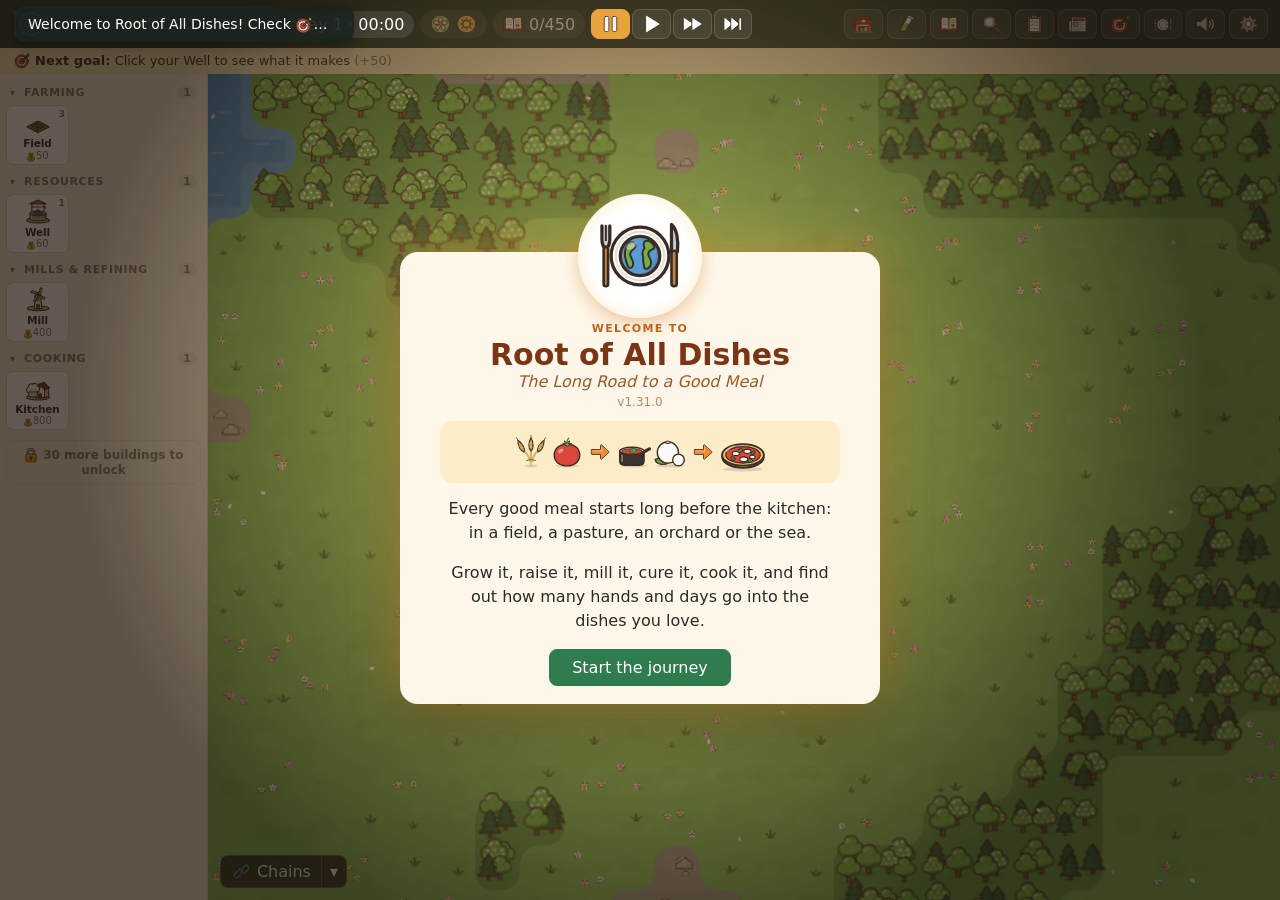
<file: index.html>
<!doctype html>
<html lang="en">
<head>
  <meta charset="utf-8">
  <meta name="viewport" content="width=device-width, initial-scale=1">
  <title>Root of All Dishes: The Long Road to a Good Meal</title>
  <link rel="stylesheet" href="css/style.css">
</head>
<body>
  <header id="topbar">
    <div class="brand" title="Root of All Dishes: The Long Road to a Good Meal"><span>Root of All Dishes</span></div>
    <div id="money" class="pill" data-action="bank">💰 0</div>
    <div id="toques" class="pill" data-action="modal" data-arg="cuisines" data-tip="Toques, the chef's hat: earned from special-request orders and cuisine targets, spent on 💡 hints for undiscovered dishes">🎩 0</div>
    <div id="clock" class="pill">Day 1</div>
    <div id="season" class="pill" title=""></div>
    <div id="dishcount" class="pill" data-action="modal" data-arg="cookbook" title="Dishes discovered (B)">📖 0</div>
    <div class="speed" title="Game speed (Space pauses)">
      <button data-action="speed" data-arg="0" title="Pause">⏸</button>
      <button data-action="speed" data-arg="1" title="Normal">▶</button>
      <button data-action="speed" data-arg="3" title="Fast">⏩</button>
      <button data-action="speed" data-arg="8" title="Very fast">⏭</button>
    </div>
    <nav>
      <button data-action="modal" data-arg="market" title="Inventory (I or M)">🛖 <span>Inventory</span></button>
      <button data-action="modal" data-arg="testkitchen" title="Test Kitchen (K)">🧪 <span>Test Kitchen</span></button>
      <button data-action="modal" data-arg="cookbook" title="Cookbook (B)">📖 <span>Cookbook</span></button>
      <button data-action="modal" data-arg="codex" title="Codex (X)">🔎 <span>Codex</span></button>
      <button data-action="modal" data-arg="orders" title="Orders (O)">📋 <span>Orders</span><i id="orders-badge" class="badge"></i></button>
      <button data-action="modal" data-arg="journal" title="Farm journal: daily reports and everything that happened (J)">📰 <span>Journal</span><i id="journal-badge" class="badge"></i></button>
      <button data-action="modal" data-arg="goals" title="Goals (G)">🎯 <span>Goals</span></button>
      <button data-action="modal" data-arg="cuisines" title="Cuisines: open new cuisines, stage by stage (P)">🍽️ <span>Cuisines</span><i id="cuisine-badge" class="badge"></i></button>
      <button id="academy-btn" data-action="modal" data-arg="academy" title="Culinary Academy (U)" hidden>🎓 <span>Academy</span></button>
      <button id="town-btn" data-action="town" title="Town: your restaurants (T)" hidden>🏙️ <span>Town</span><i id="town-badge" class="badge"></i></button>
      <button id="sound-btn" data-action="sound" data-tip="Sound on/off (N). Volume is in the ⚙️ menu.">🔊</button>
      <button data-action="modal" data-arg="menu" title="Save, load, sound, help (Esc closes windows)">⚙️</button>
    </nav>
  </header>
  <div id="goalbar" data-action="modal" data-arg="goals"></div>
  <main id="main">
    <aside id="buildbar"></aside>
    <div id="viewport">
      <canvas id="map"></canvas>
      <div id="flowctl"><button id="flows-btn" class="mapbtn" data-action="flows" title="Show the supply chains between your buildings (F)">🔗 Chains</button><button id="flowf-btn" class="mapbtn" data-action="flow-filter" data-tip="Find goods or buildings">▾<i id="flowf-n" class="badge"></i></button></div>
      <div id="flowf" hidden></div>
      <div id="hoverinfo" hidden></div>
      <div id="bpbar" hidden></div>
      <div id="touchbar" hidden></div>
    </div>
    <aside id="inspector" hidden></aside>
    <div id="townview" hidden>
      <div id="town-stage"><div id="town-map"></div><canvas id="town-weather"></canvas><div id="town-night"><div></div></div><div id="town-glow"></div><div id="town-over"></div></div>
      <aside id="town-panel"></aside>
    </div>
  </main>
  <div id="modal" hidden>
    <div id="modal-card" class="modal-card">
      <header><h2 id="modal-title"></h2><div id="modal-speed"></div><button class="x" data-action="close-modal" aria-label="Close">✕</button></header>
      <div id="modal-body"></div>
    </div>
  </div>
  <div id="toasts"></div>

  <script src="js/version.js"></script>
  <script src="js/data/core.js"></script>
  <script src="js/data/buildings.js"></script>
  <script src="js/data/raw.js"></script>
  <script src="js/data/processing.js"></script>
  <script src="js/data/dishes.js"></script>
  <script src="js/data/about.js"></script>
  <script src="js/data/reviews.js"></script>
  <script src="js/data/unlocks.js"></script>
  <script src="js/model.js"></script>
  <script src="assets/icons.js"></script>
  <script src="js/audio.js"></script>
  <script src="js/game.js"></script>
  <script src="js/render.js"></script>
  <script src="js/townmap.js"></script>
  <script src="js/ui.js"></script>
  <script src="js/cheats.js"></script>
  <script src="js/main.js"></script>
</body>
</html>
</file>
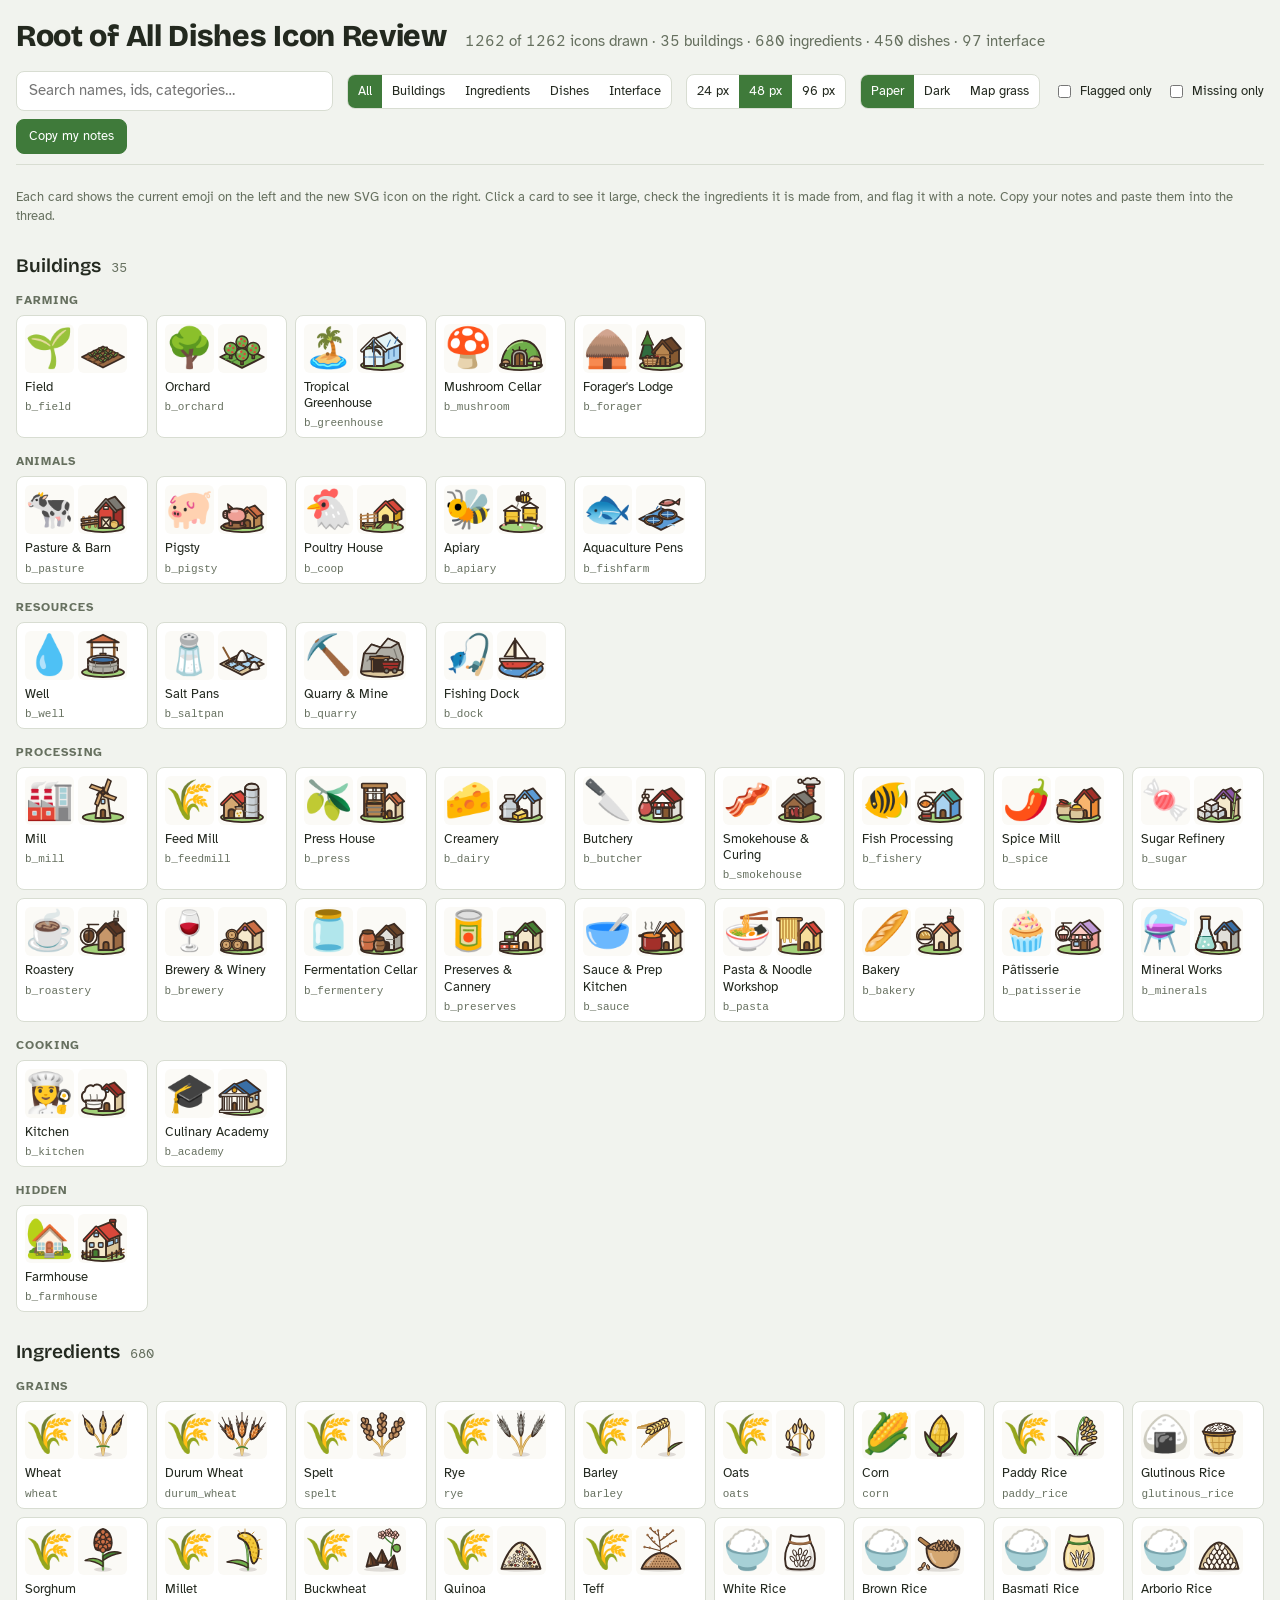
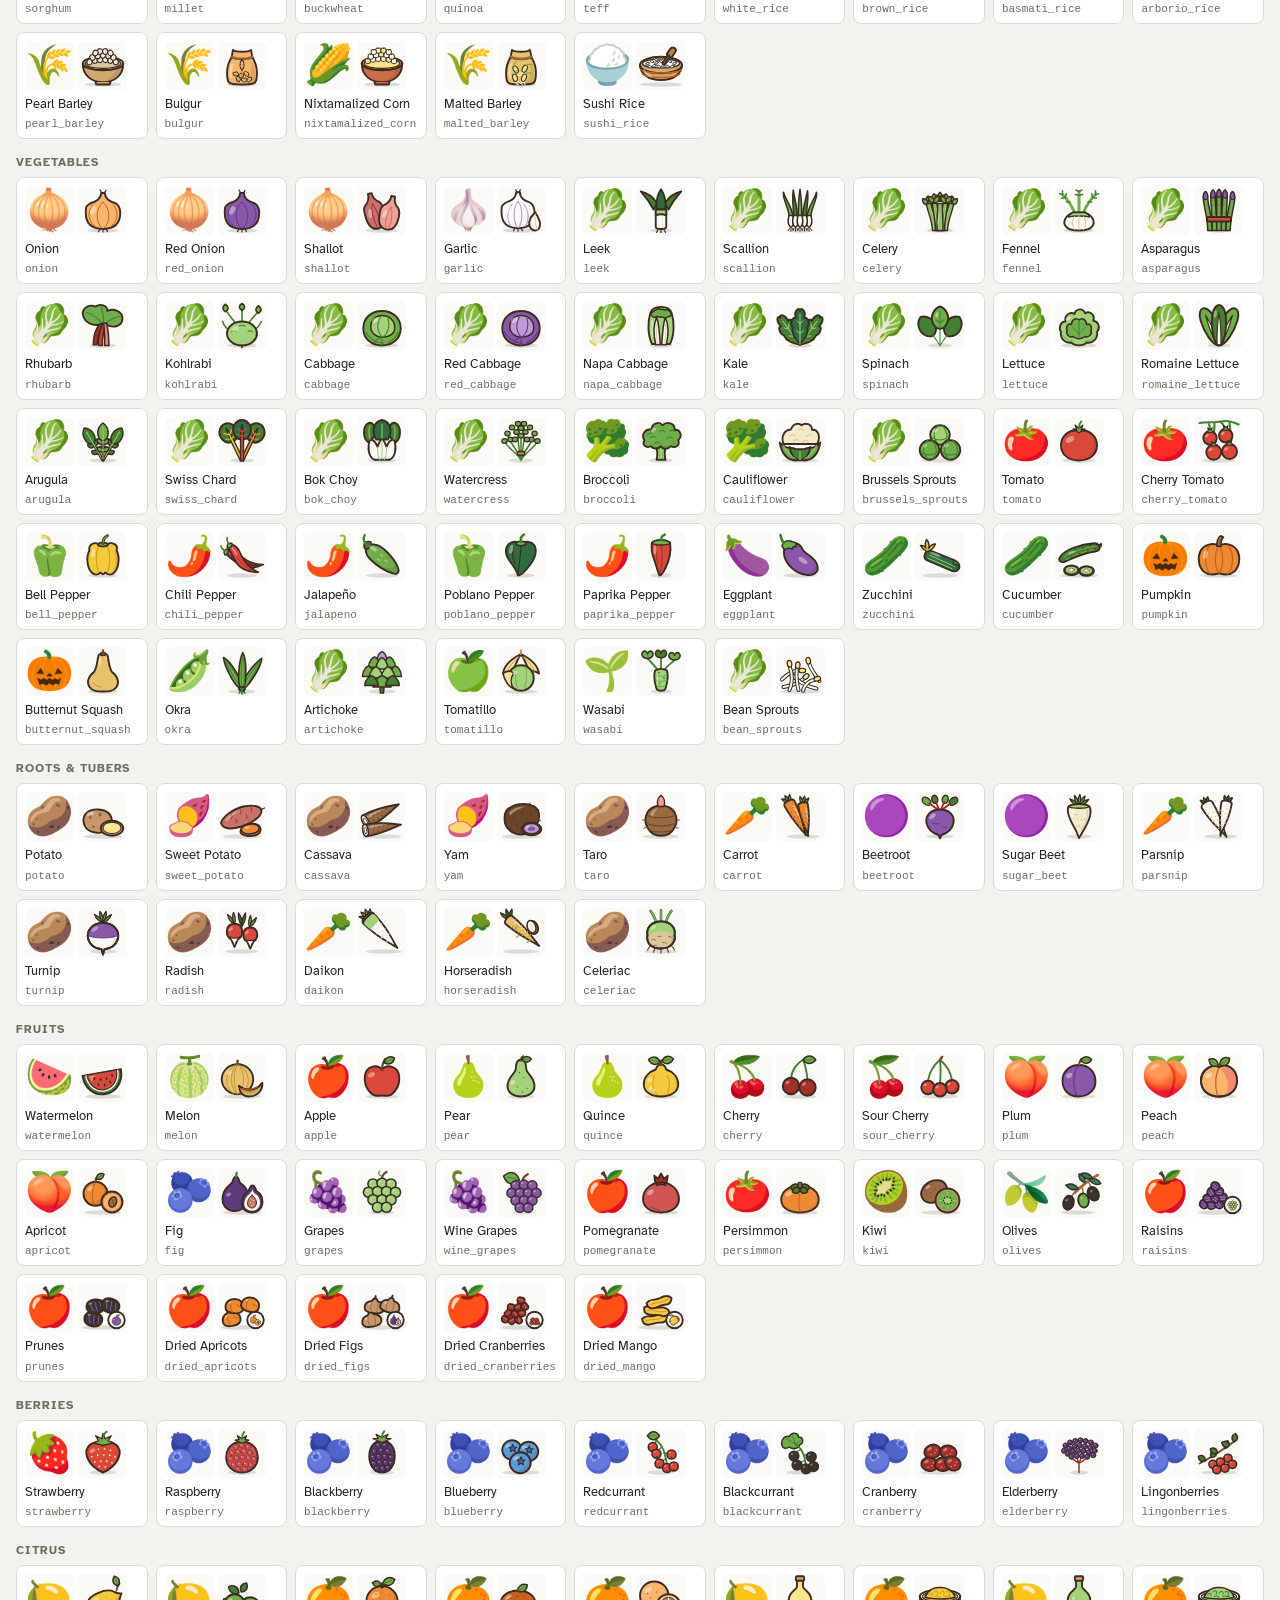
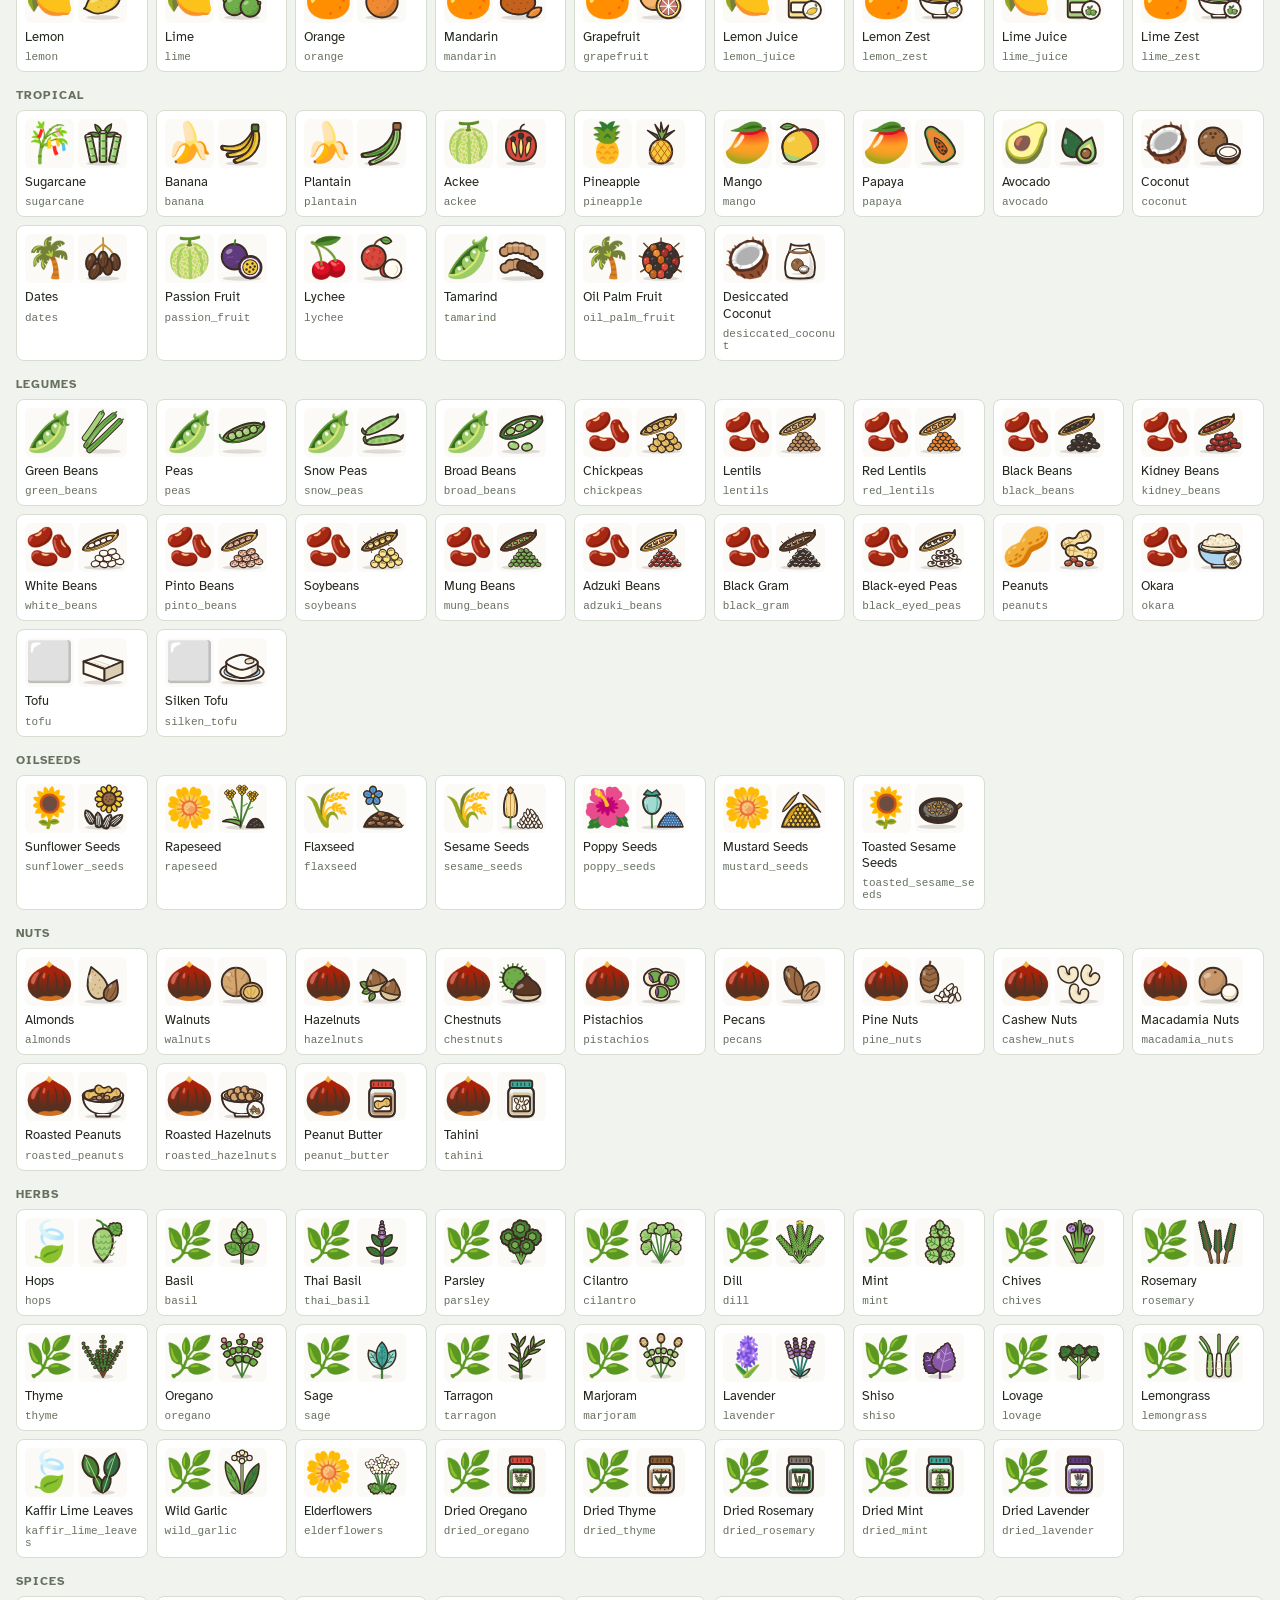
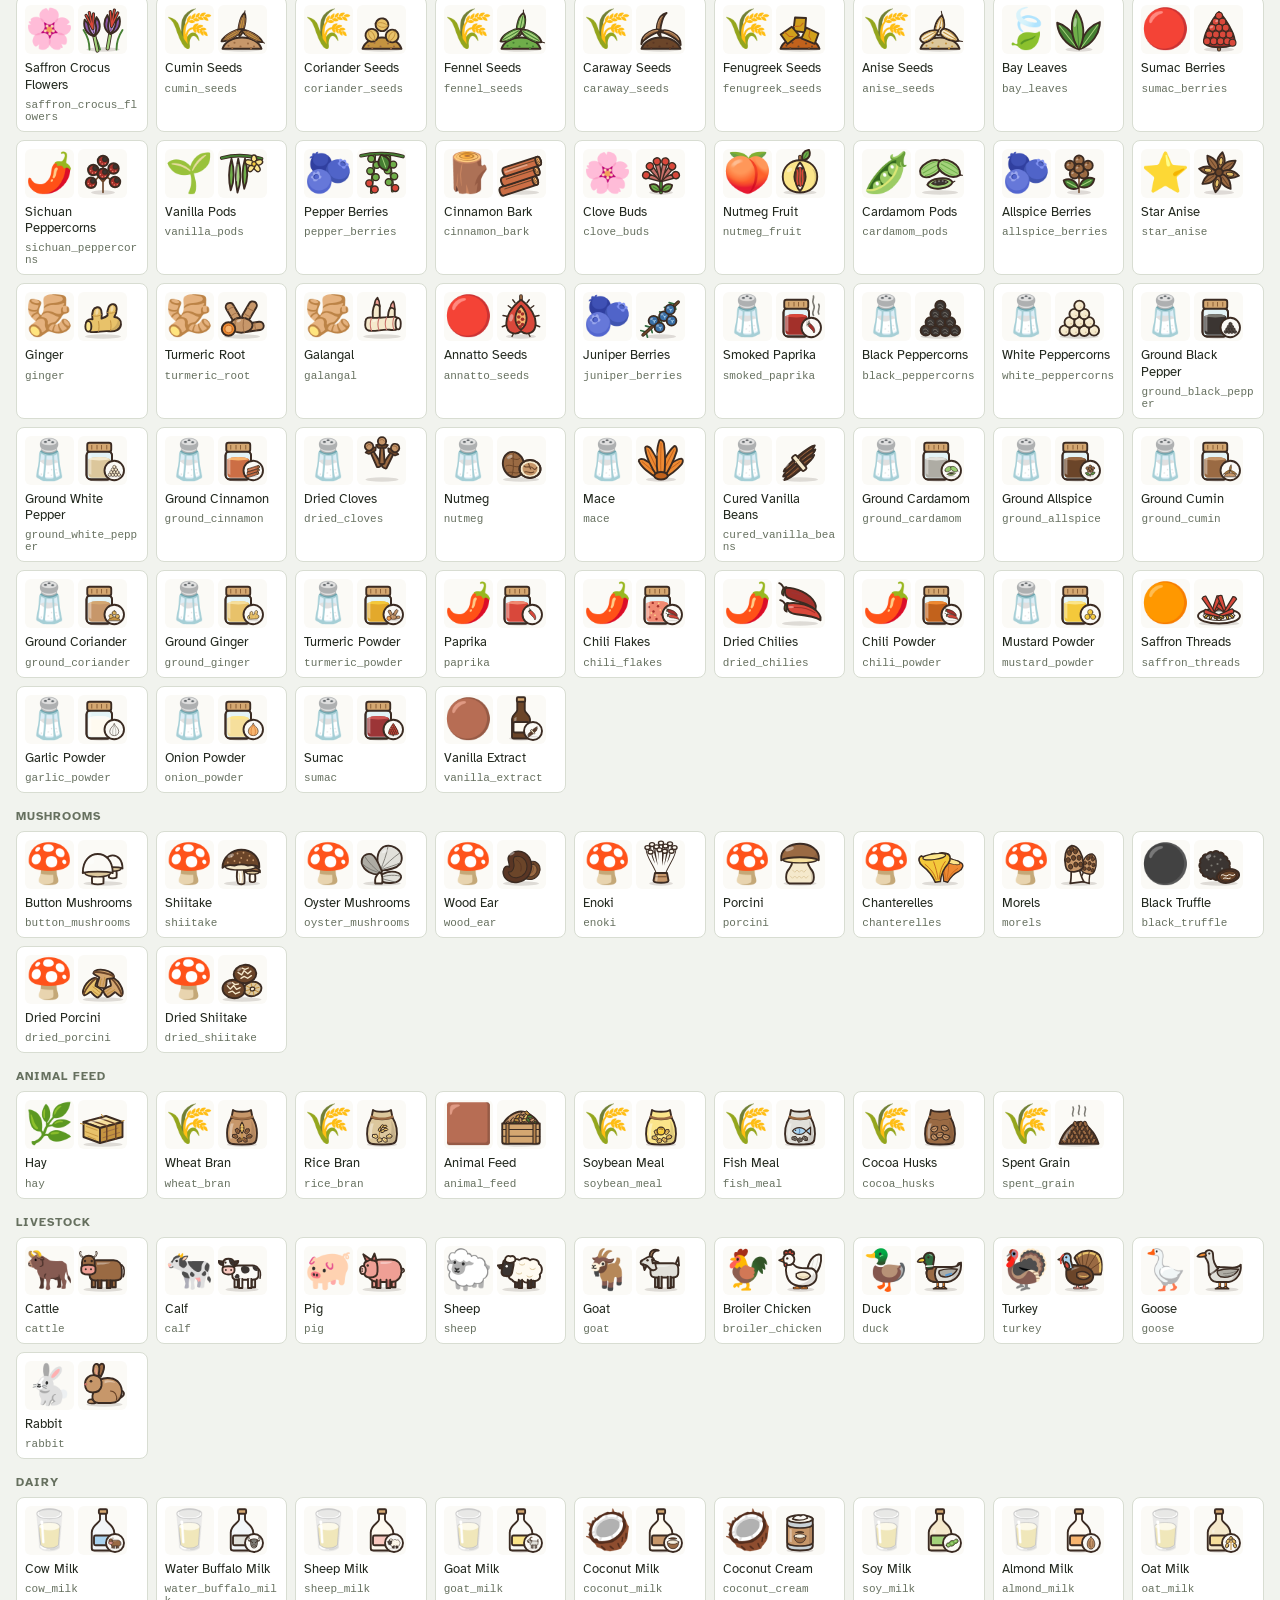
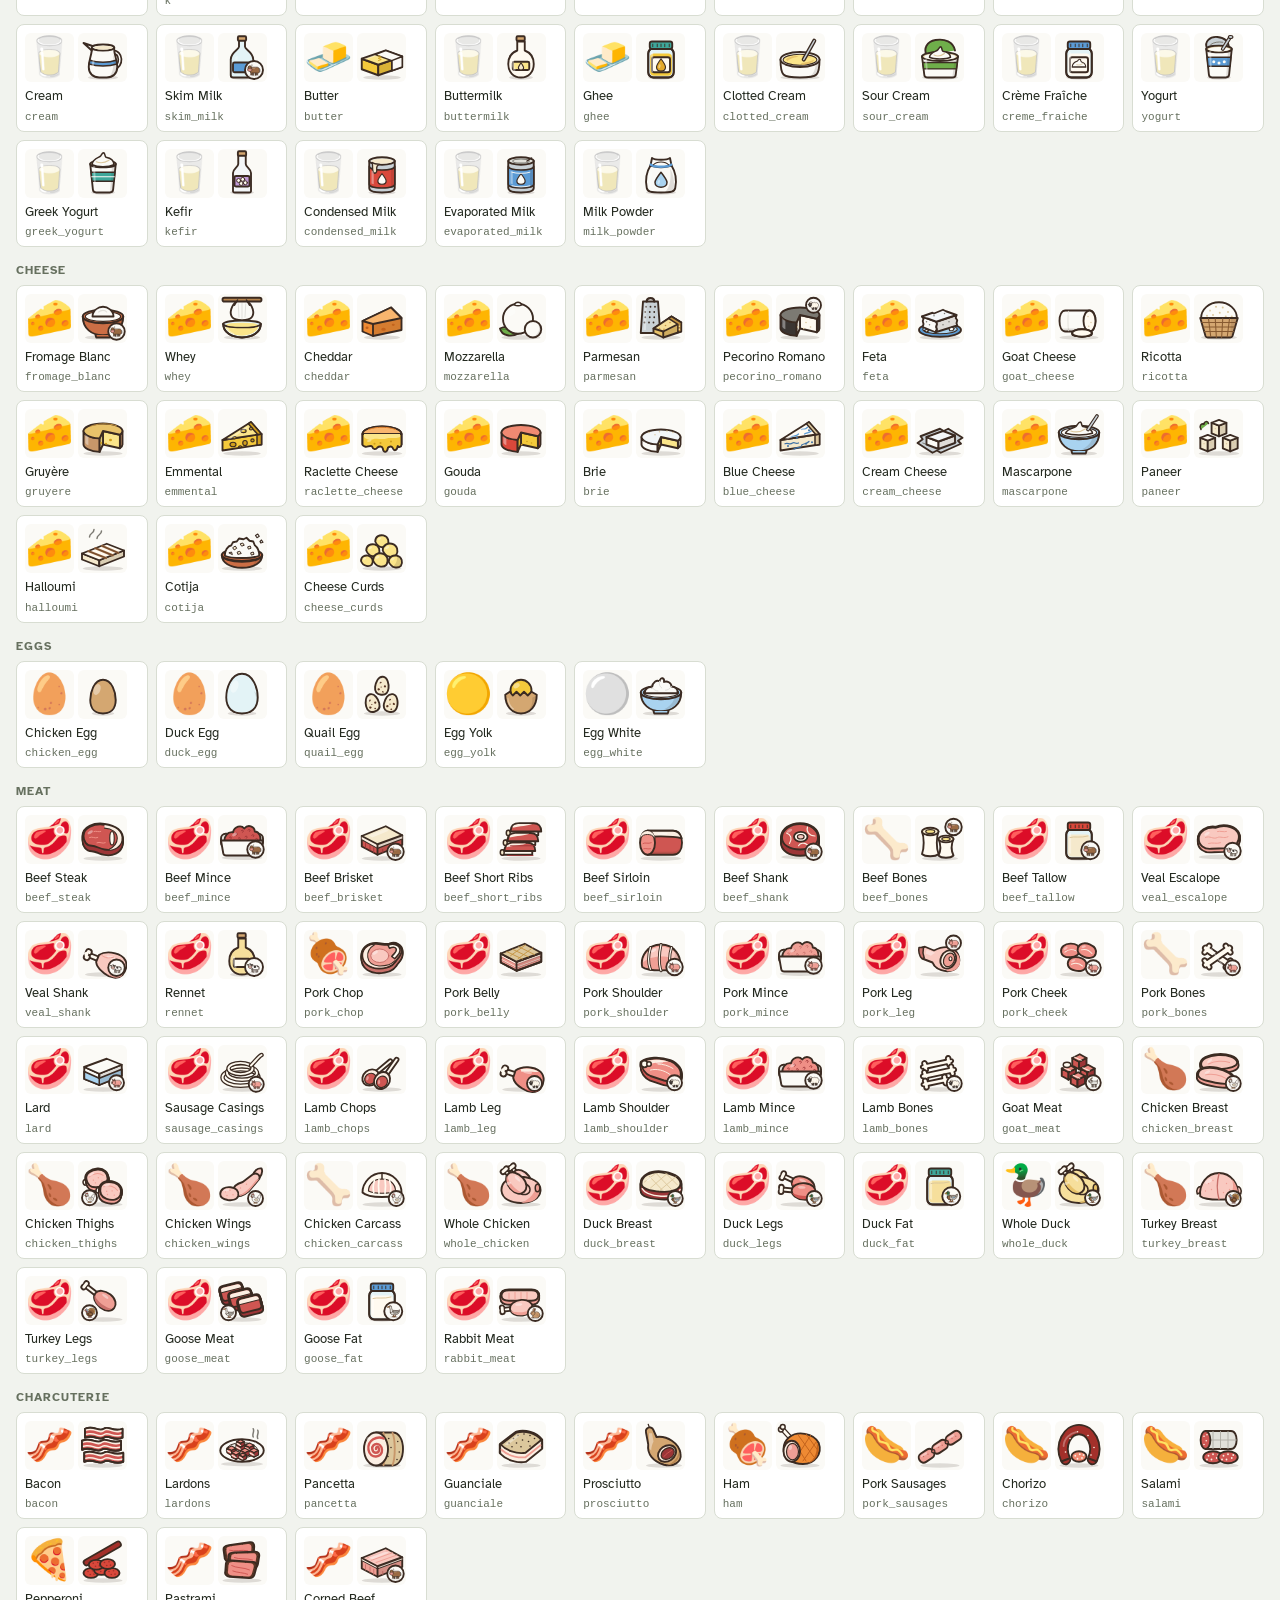
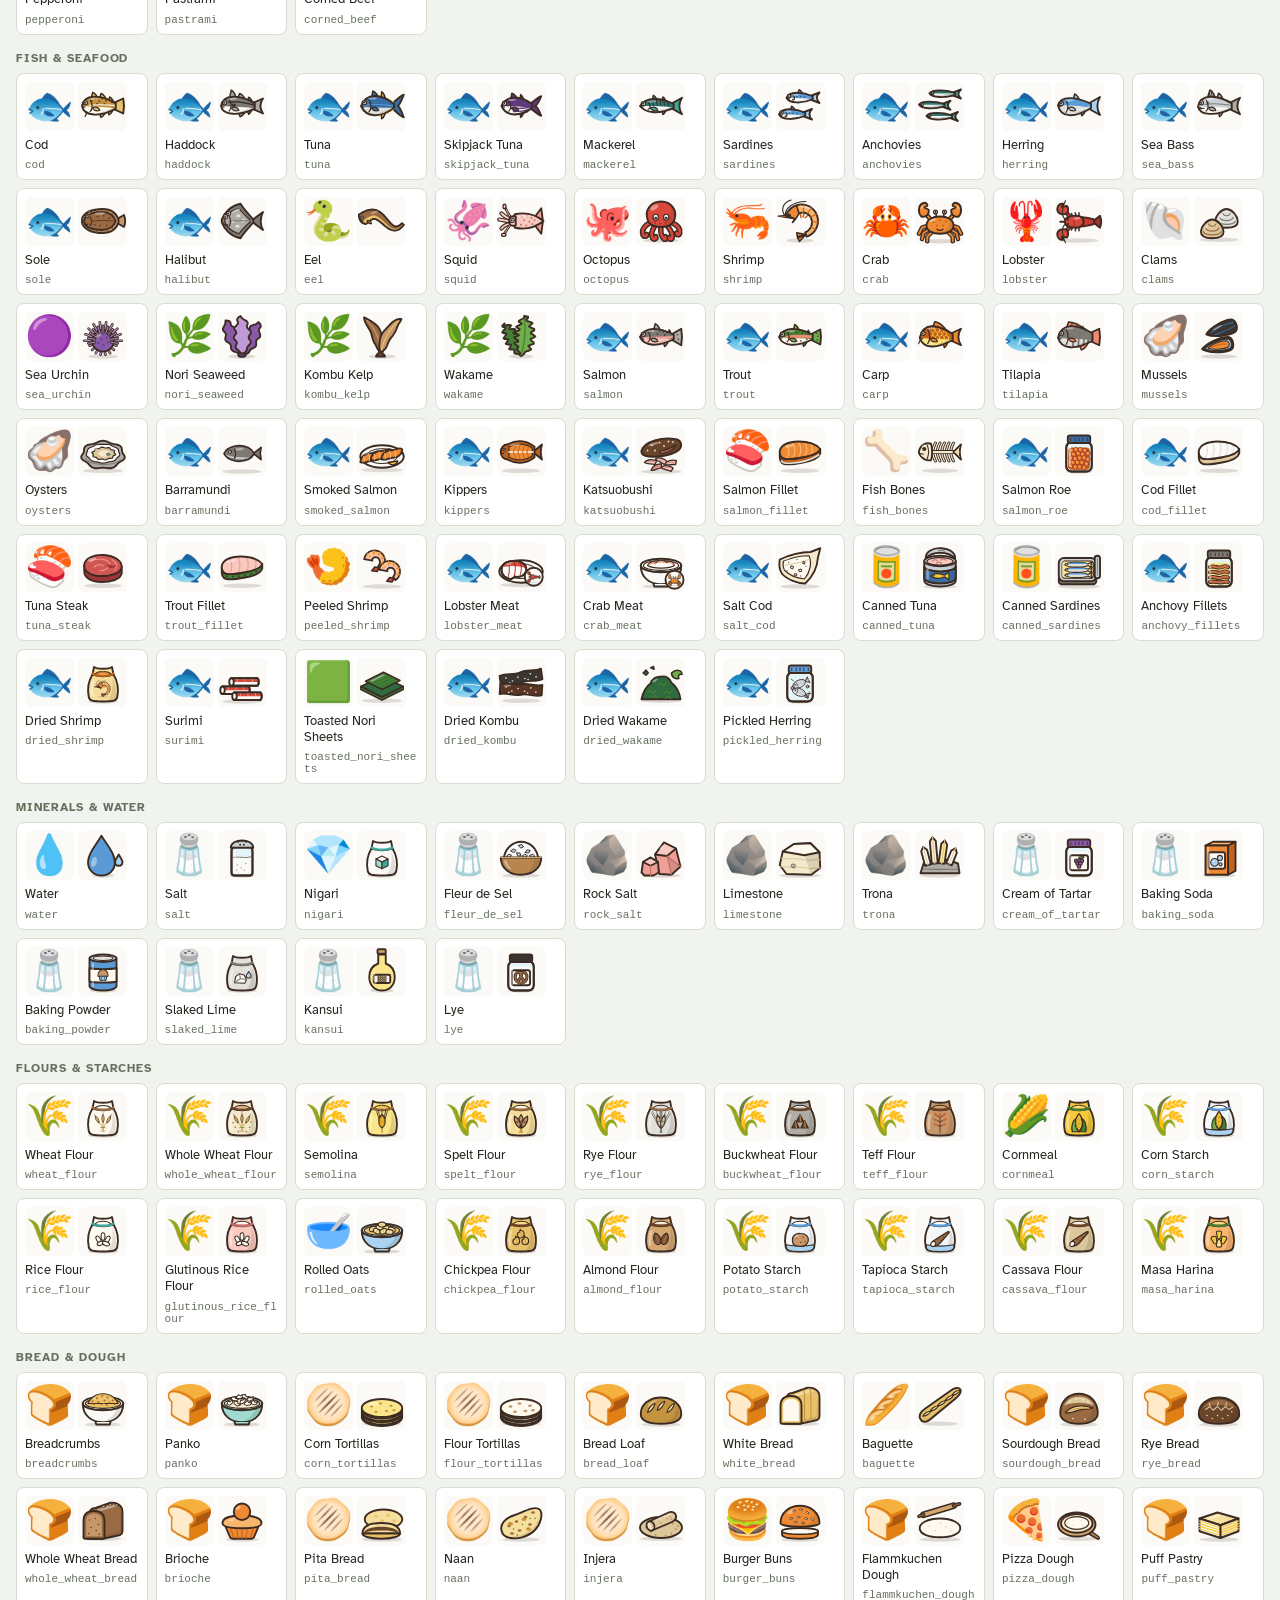
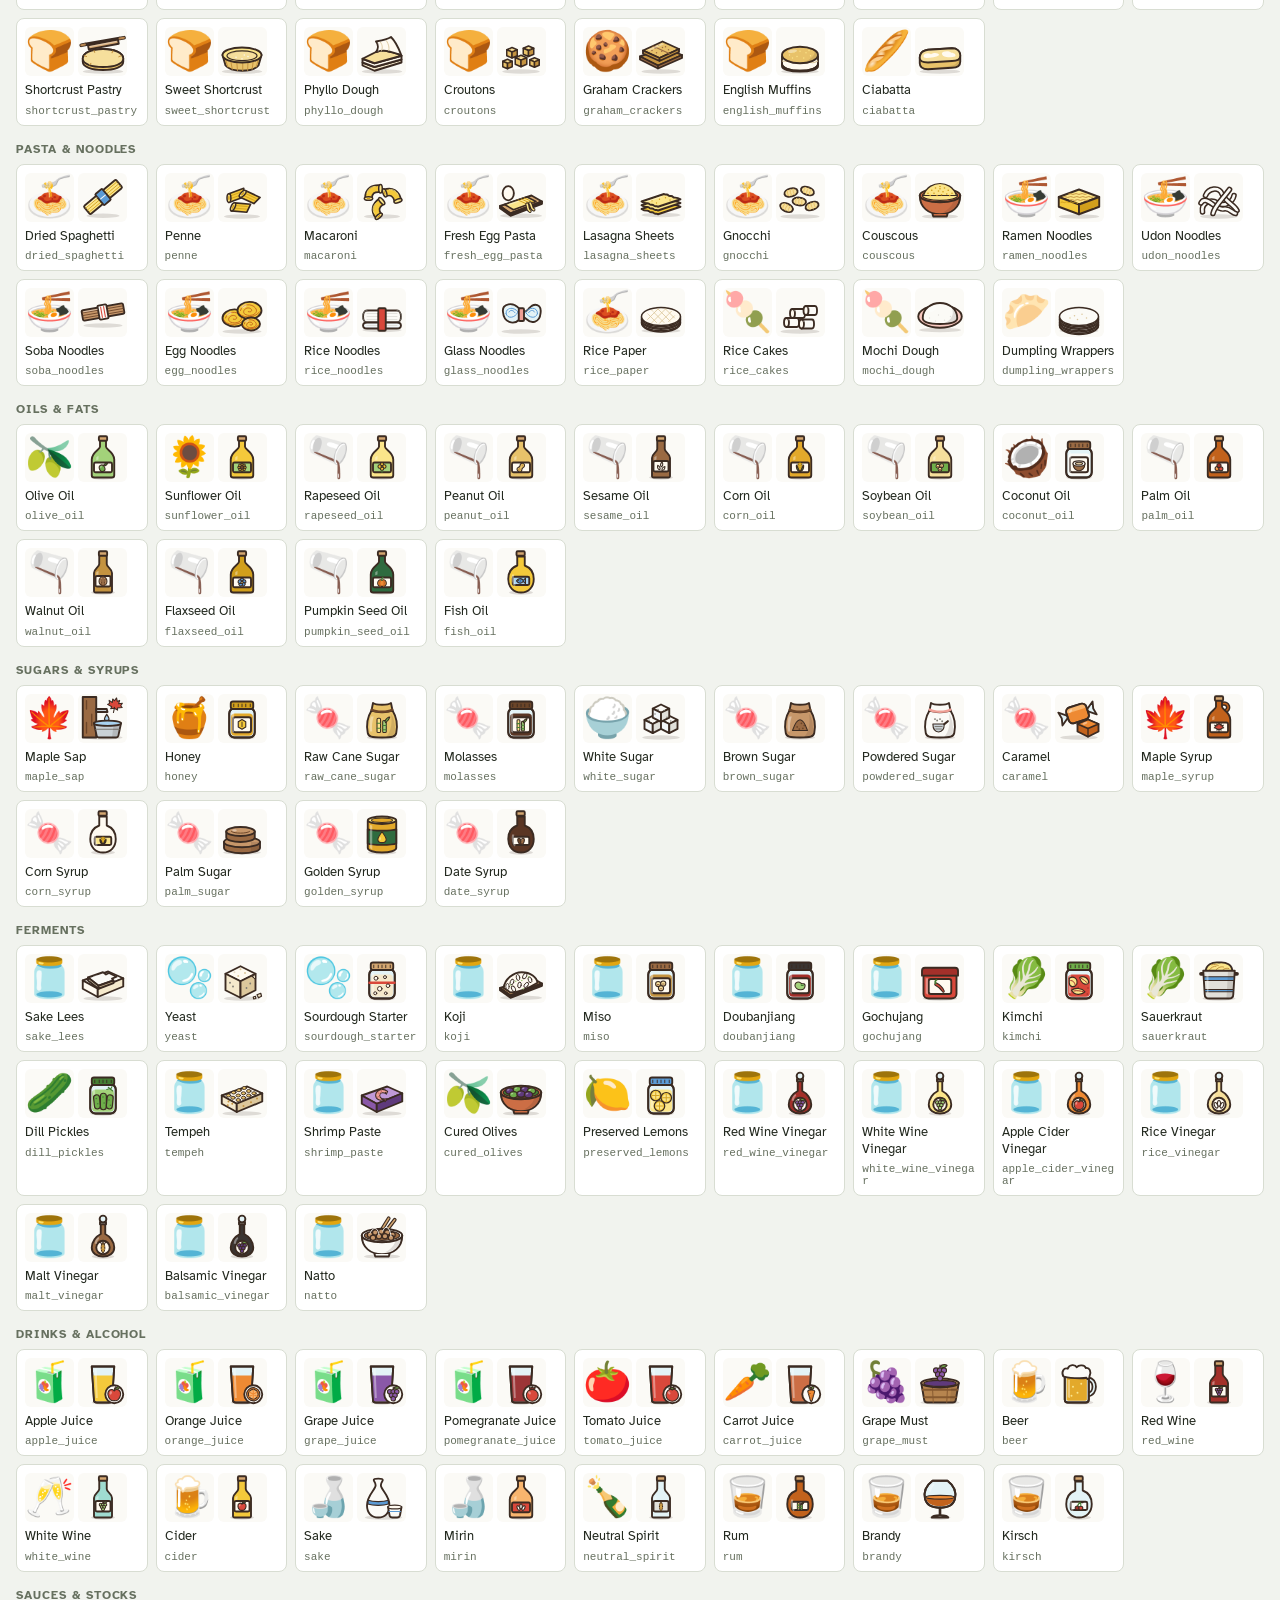
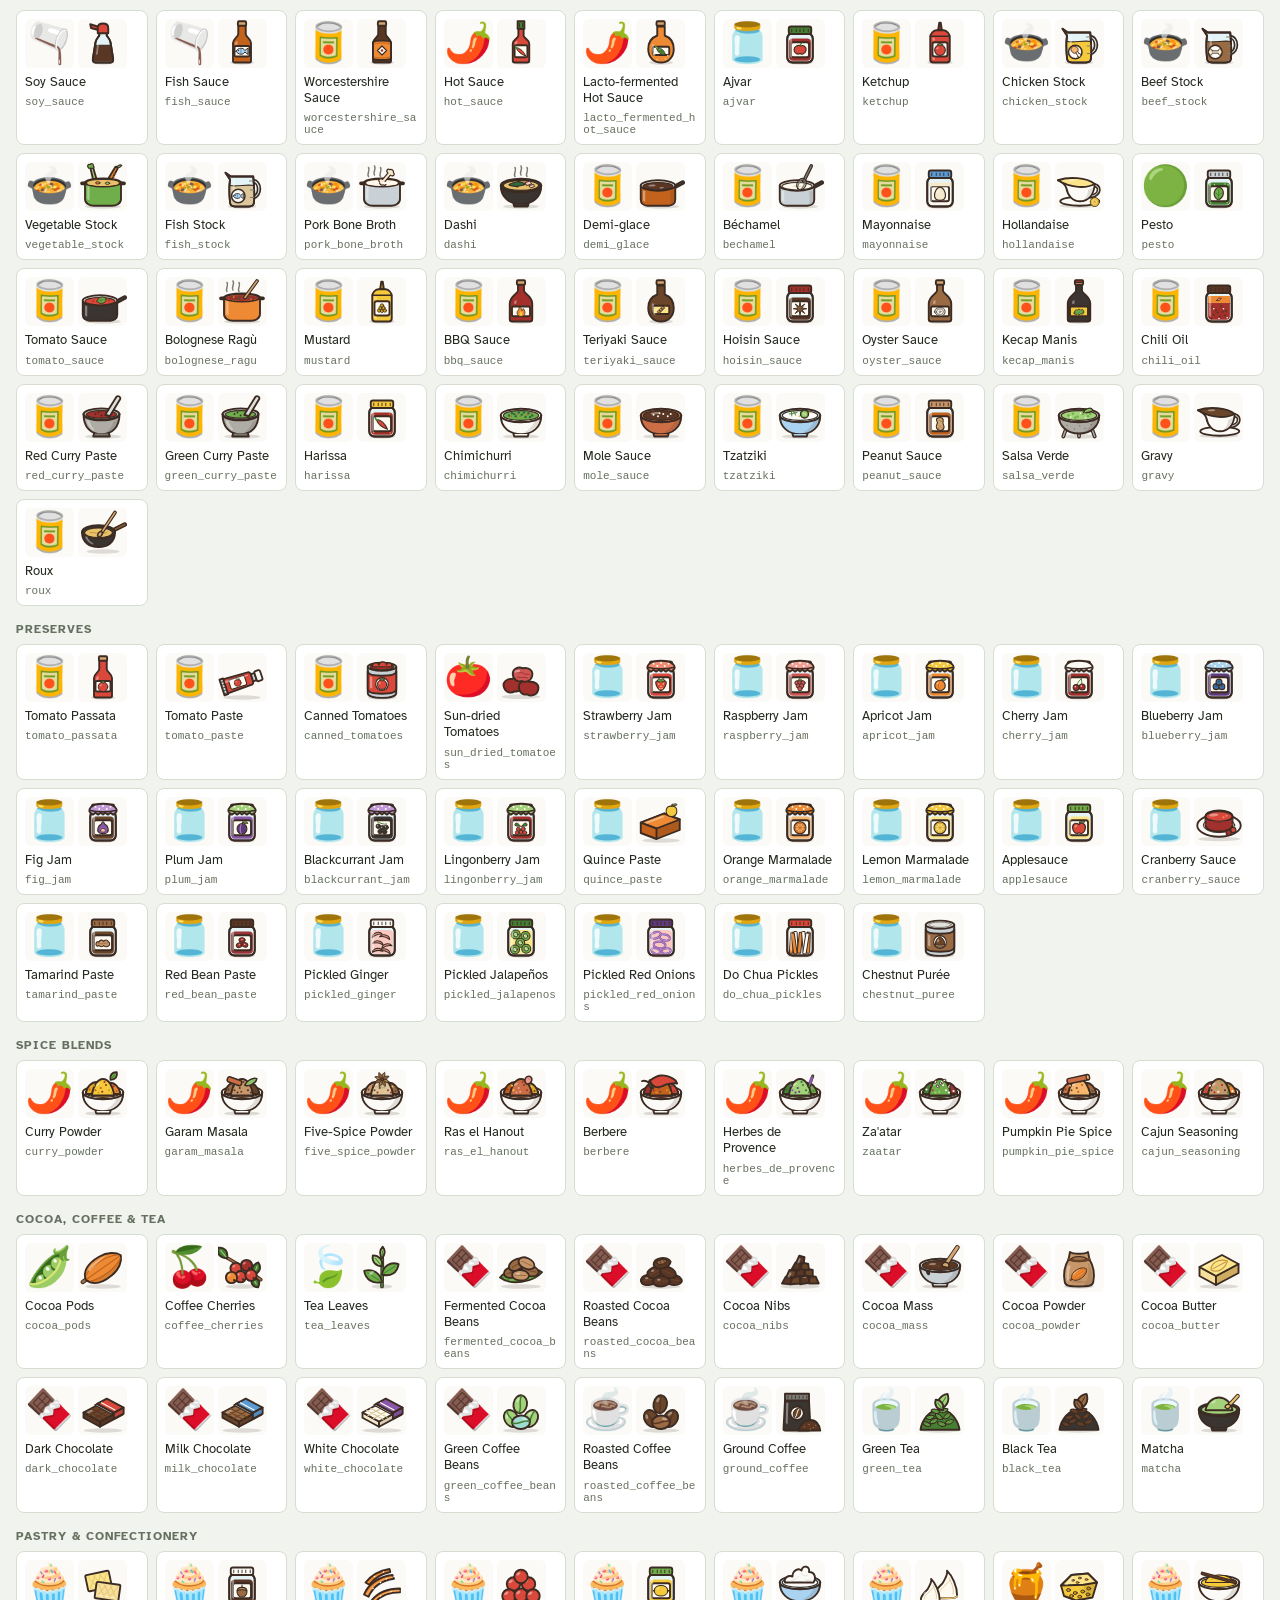
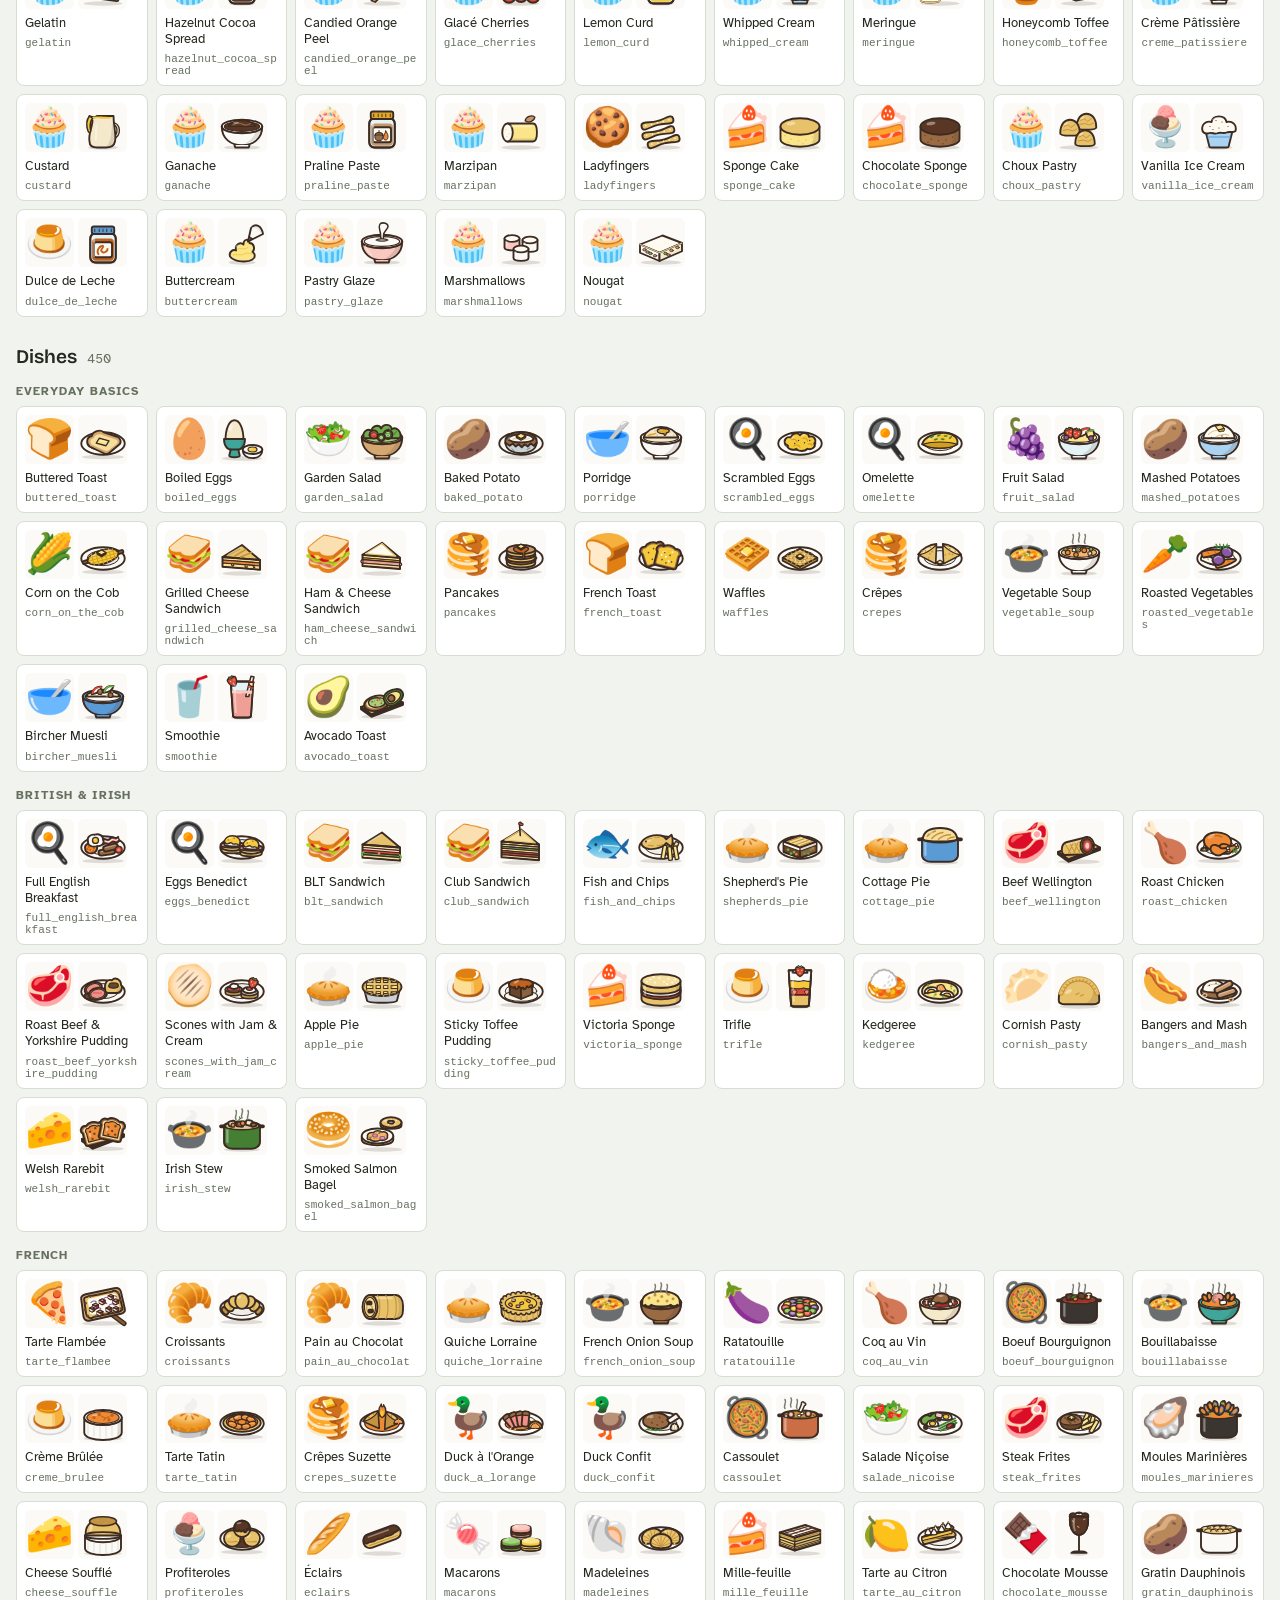
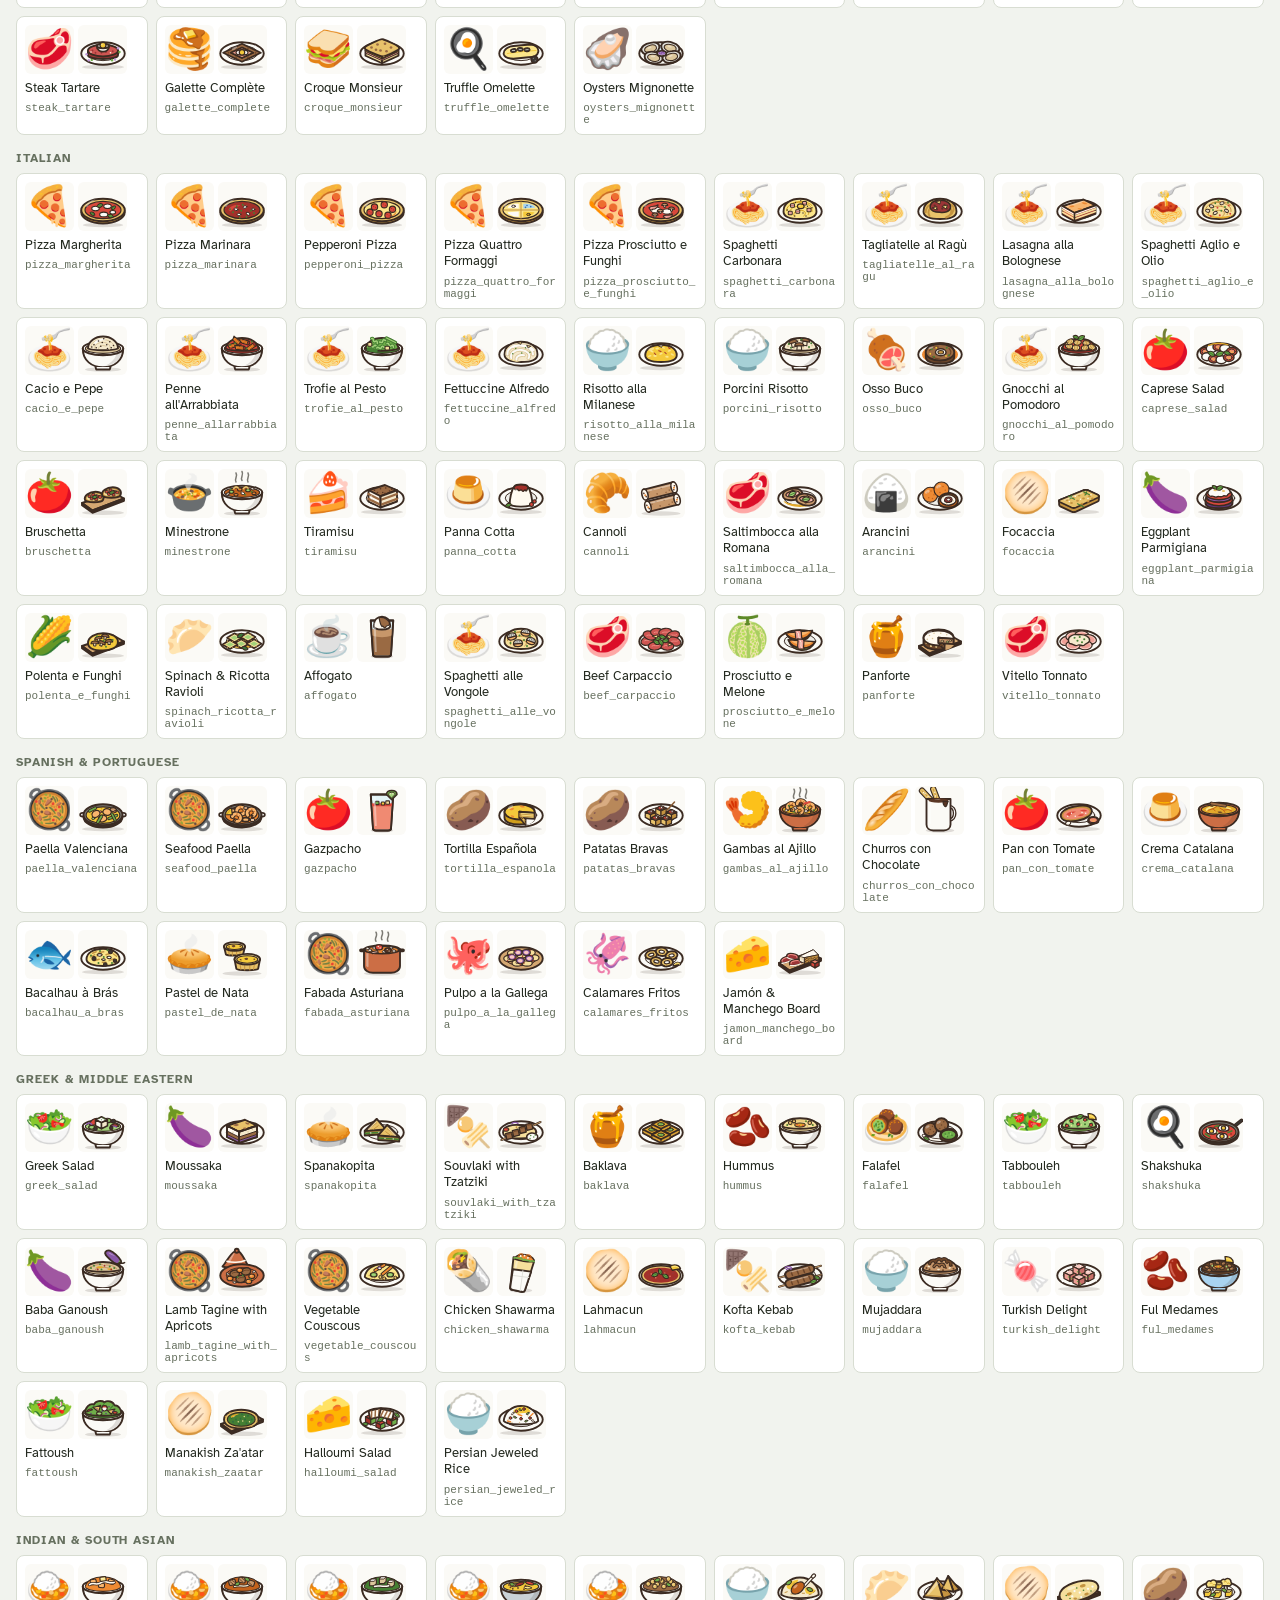
<file: icons.html>
<!doctype html>
<html lang="en">
<head>
<meta charset="utf-8">
<meta name="viewport" content="width=device-width, initial-scale=1, viewport-fit=cover">
<title>Root of All Dishes Icon Review</title>
<link rel="preconnect" href="https://fonts.googleapis.com">
<link rel="stylesheet" href="https://fonts.googleapis.com/css2?family=Bricolage+Grotesque:opsz,wght@12..96,600;12..96,800&family=Atkinson+Hyperlegible:wght@400;700&display=swap">
<style>
/* Layout: sticky filter bar over a dense, sectioned contact sheet; one detail sheet on click. */
:root {
  --bg: #f1f3ee; --panel: #ffffff; --fg: #23291f; --muted: #66705f; --line: #d8ddd2;
  --accent: #3f7a3a; --accent-fg: #ffffff; --flag: #c2621c; --flag-bg: #fbe9da;
  --tile-paper: #fbfaf6; --tile-dark: #2c3029; --tile-grass: #8fbf63;
  --display: "Bricolage Grotesque", "Avenir Next", "Segoe UI", system-ui, sans-serif;
  --body: "Atkinson Hyperlegible", "Segoe UI", system-ui, sans-serif;
  --mono: ui-monospace, "SF Mono", Menlo, Consolas, monospace;
  --emoji: "Apple Color Emoji", "Segoe UI Emoji", "Noto Color Emoji", sans-serif;
}
@media (prefers-color-scheme: dark) { :root:not([data-theme="light"]) {
  --bg: #1b1f19; --panel: #252a22; --fg: #e6eadf; --muted: #9aa491; --line: #394034;
  --accent: #8cc56a; --accent-fg: #142010; --flag: #f0a060; --flag-bg: #3d2a1b; color-scheme: dark } }
:root[data-theme="dark"] {
  --bg: #1b1f19; --panel: #252a22; --fg: #e6eadf; --muted: #9aa491; --line: #394034;
  --accent: #8cc56a; --accent-fg: #142010; --flag: #f0a060; --flag-bg: #3d2a1b; color-scheme: dark }
* { box-sizing: border-box }
body { margin: 0; background: var(--bg); color: var(--fg); font: 15px/1.45 var(--body) }
.wrap { padding-inline: 16px; padding-block: 0 48px; max-width: 1400px; margin: 0 auto }
header.top { padding-block: 20px 8px; display: flex; flex-wrap: wrap; align-items: baseline; gap: 6px 18px }
h1 { font: 800 1.9rem/1.1 var(--display); margin: 0; letter-spacing: -.01em }
.summary { color: var(--muted); font-variant-numeric: tabular-nums }
.bar { position: sticky; top: env(safe-area-inset-top, 0px); z-index: 5; background: var(--bg); border-bottom: 1px solid var(--line);
  display: flex; flex-wrap: wrap; gap: 8px 14px; align-items: center; padding-block: 10px }
.bar input[type=search] { flex: 1 1 220px; min-width: 0; font: inherit; padding: 8px 12px; border: 1px solid var(--line); border-radius: 8px; background: var(--panel); color: var(--fg) }
.seg { display: inline-flex; border: 1px solid var(--line); border-radius: 8px; overflow: hidden; background: var(--panel) }
.seg button { font: inherit; font-size: 13px; border: 0; background: none; color: var(--fg); padding: 7px 10px; cursor: pointer }
.seg button[aria-pressed=true] { background: var(--accent); color: var(--accent-fg) }
.seg button:focus-visible, button:focus-visible, input:focus-visible, textarea:focus-visible, .card:focus-visible { outline: 2px solid var(--accent); outline-offset: 2px }
label.chk { display: inline-flex; gap: 6px; align-items: center; font-size: 13px }
.btn { font: inherit; font-size: 13px; padding: 7px 12px; border-radius: 8px; border: 1px solid var(--accent); background: var(--accent); color: var(--accent-fg); cursor: pointer }
.btn.ghost { background: none; color: var(--accent) }
.legend { color: var(--muted); font-size: 13px; padding-block: 10px 0 }
section h2 { font: 600 1.2rem/1.2 var(--display); margin: 28px 0 4px; display: flex; gap: 10px; align-items: baseline }
section h2 small { font: 13px var(--body); color: var(--muted); font-variant-numeric: tabular-nums }
section h3 { font: 700 12px var(--body); text-transform: uppercase; letter-spacing: .08em; color: var(--muted); margin: 16px 0 8px }
.grid { display: grid; grid-template-columns: repeat(auto-fill, minmax(var(--cw, 128px), 1fr)); gap: 8px }
.card { background: var(--panel); border: 1px solid var(--line); border-radius: 8px; padding: 8px; cursor: pointer; display: flex; flex-direction: column; gap: 6px; min-width: 0; text-align: left; font: inherit; color: inherit }
.card.flagged { border-color: var(--flag); box-shadow: inset 0 0 0 1px var(--flag) }
.pair { display: grid; grid-template-columns: 1fr 1fr; gap: 4px }
.tile { aspect-ratio: 1; max-width: 100%; border-radius: 6px; display: grid; place-items: center; background: var(--tile) }
.tile.emoji { font-family: var(--emoji); line-height: 1 }
.tile svg { display: block }
.missing { width: 70%; aspect-ratio: 1; border: 2px dashed var(--muted); border-radius: 6px; display: grid; place-items: center; color: var(--muted); font-size: 11px; text-align: center }
.name { font-size: 13px; line-height: 1.25; overflow-wrap: anywhere }
.id { font: 11px var(--mono); color: var(--muted); overflow-wrap: anywhere }
.note { font-size: 12px; color: var(--flag); background: var(--flag-bg); border-radius: 4px; padding: 2px 6px; overflow-wrap: anywhere }
dialog { border: 1px solid var(--line); border-radius: 12px; background: var(--panel); color: var(--fg); width: min(720px, calc(100vw - 32px)); padding: 0 }
dialog::backdrop { background: rgb(0 0 0 / .45) }
.dlg { padding: 20px; display: grid; gap: 16px }
.dlg-head { display: flex; justify-content: space-between; gap: 12px; align-items: start }
.dlg-head h2 { font: 800 1.5rem/1.15 var(--display); margin: 0 }
.big { display: grid; grid-template-columns: 1fr 1fr; gap: 12px }
.big .tile { font-size: 120px }
.sizes { display: flex; flex-wrap: wrap; gap: 14px; align-items: end }
.sizes div { display: grid; justify-items: center; gap: 4px; font-size: 11px; color: var(--muted) }
.chain { display: flex; flex-wrap: wrap; gap: 8px }
.chain button { display: inline-flex; gap: 6px; align-items: center; font: inherit; font-size: 13px; border: 1px solid var(--line); background: var(--bg); color: var(--fg); border-radius: 999px; padding: 3px 10px 3px 4px; cursor: pointer }
.fact { color: var(--muted); margin: 0; max-width: 65ch }
textarea { width: 100%; font: inherit; min-height: 64px; padding: 8px; border: 1px solid var(--line); border-radius: 8px; background: var(--bg); color: var(--fg) }
.row { display: flex; gap: 8px; flex-wrap: wrap; align-items: center }
.toast { position: fixed; left: 50%; bottom: calc(20px + env(safe-area-inset-bottom, 0px)); transform: translateX(-50%); background: var(--fg); color: var(--bg); padding: 8px 14px; border-radius: 8px; font-size: 14px }
.empty { color: var(--muted); padding-block: 40px; text-align: center }
@media (max-width: 520px) { h1 { font-size: 1.5rem } .big .tile { font-size: 80px } }
</style>
</head>
<body>
<div class="wrap">
  <header class="top">
    <h1>Root of All Dishes Icon Review</h1>
    <span class="summary" id="summary"></span>
  </header>
  <div class="bar" role="toolbar" aria-label="Filters">
    <input type="search" id="q" placeholder="Search names, ids, categories…" aria-label="Search">
    <div class="seg" id="kind" aria-label="Show">
      <button data-v="all" aria-pressed="true">All</button><button data-v="b">Buildings</button><button data-v="i">Ingredients</button><button data-v="d">Dishes</button><button data-v="u">Interface</button>
    </div>
    <div class="seg" id="size" aria-label="Icon size">
      <button data-v="24">24 px</button><button data-v="48" aria-pressed="true">48 px</button><button data-v="96">96 px</button>
    </div>
    <div class="seg" id="tilebg" aria-label="Background">
      <button data-v="paper" aria-pressed="true">Paper</button><button data-v="dark">Dark</button><button data-v="grass">Map grass</button>
    </div>
    <label class="chk"><input type="checkbox" id="onlyFlag"> Flagged only</label>
    <label class="chk"><input type="checkbox" id="onlyMissing"> Missing only</label>
    <button class="btn" id="copy">Copy my notes</button>
  </div>
  <p class="legend">Each card shows the current emoji on the left and the new SVG icon on the right. Click a card to see it large, check the ingredients it is made from, and flag it with a note. Copy your notes and paste them into the thread.</p>
  <main id="out"></main>
</div>
<dialog id="dlg" aria-labelledby="dlg-title"><div class="dlg" id="dlg-body"></div></dialog>

<script src="js/data/core.js"></script>
<script src="js/data/buildings.js"></script>
<script src="js/data/raw.js"></script>
<script src="js/data/processing.js"></script>
<script src="js/data/dishes.js"></script>
<script src="js/model.js"></script>
<script src="assets/icons.js"></script>
<script>
(function () {
  FS.finalize();
  const $ = (s) => document.querySelector(s);
  const esc = (s) => String(s).replace(/[&<>"]/g, (c) => ({ '&': '&amp;', '<': '&lt;', '>': '&gt;', '"': '&quot;' }[c]));
  const store = {
    get(k, d) { try { const v = localStorage.getItem(k); return v ? JSON.parse(v) : d; } catch (e) { return d; } },
    set(k, v) { try { localStorage.setItem(k, JSON.stringify(v)); } catch (e) {} },
  };
  let notes = store.get('rootdishes-icon-notes', {});
  const st = Object.assign({ kind: 'all', size: 48, tilebg: 'paper' }, store.get('rootdishes-icon-view', {}));

  // ---- entries: every thing that needs an icon ----
  const E = []; // {id, name, emoji, kind, section, sub, fact, inputs}
  const groups = [...new Set(Object.values(FS.buildings).map((b) => b.group))];
  for (const g of groups) for (const [id, b] of Object.entries(FS.buildings)) if (b.group === g)
    E.push({ id: 'b_' + id, name: b.name, emoji: b.icon, kind: 'b', section: 'Buildings', sub: g, fact: b.desc, inputs: [] });
  const recipeOf = (id) => (FS.items[id].dish ? FS.dishRecipe[id] : (FS.byOutput[id] || [])[0]);
  for (const cat of Object.keys(FS.catInfo)) for (const it of Object.values(FS.items)) if (!it.dish && it.cat === cat) {
    const r = recipeOf(it.id);
    E.push({ id: it.id, name: it.name, emoji: it.emoji, kind: 'i', section: 'Ingredients', sub: FS.catInfo[cat][1], fact: it.fact, inputs: r ? Object.keys(r.inputs) : [],
      where: r && FS.buildings[r.building] ? FS.buildings[r.building].name : '' });
  }
  for (const cu of Object.keys(FS.cuisines)) for (const it of Object.values(FS.items)) if (it.dish && it.cuisine === cu)
    E.push({ id: it.id, name: it.name, emoji: it.emoji, kind: 'd', section: 'Dishes', sub: cu, fact: it.note, inputs: Object.keys(recipeOf(it.id).inputs) });
  for (const [id, emoji, label] of FSI.uiList || [])
    E.push({ id, name: label, emoji, kind: 'u', section: 'Interface', sub: id.startsWith('season') ? 'Seasons' : id.startsWith('weather') ? 'Weather' : 'Controls & status', inputs: [] });
  const byId = Object.fromEntries(E.map((e) => [e.id, e]));
  const drawn = E.filter((e) => FSI.has(e.id)).length;
  $('#summary').textContent = `${drawn} of ${E.length} icons drawn · ${Object.keys(FS.buildings).length} buildings · ${E.filter((e) => e.kind === 'i').length} ingredients · ${E.filter((e) => e.kind === 'd').length} dishes · ${E.filter((e) => e.kind === 'u').length} interface`;

  const tileVar = () => `var(--tile-${st.tilebg})`;
  function pair(e, size) {
    const svg = FSI.has(e.id) ? FSI.svg(e.id, size) : `<div class="missing">not drawn yet</div>`;
    return `<div class="pair"><div class="tile emoji" style="font-size:${Math.round(size * 0.82)}px">${esc(e.emoji)}</div><div class="tile">${svg}</div></div>`;
  }

  function render() {
    const q = $('#q').value.trim().toLowerCase();
    const onlyFlag = $('#onlyFlag').checked, onlyMissing = $('#onlyMissing').checked;
    const list = E.filter((e) => (st.kind === 'all' || e.kind === st.kind) && (!onlyFlag || notes[e.id] != null) && (!onlyMissing || !FSI.has(e.id)) &&
      (!q || (e.name + ' ' + e.id + ' ' + e.sub).toLowerCase().includes(q)));
    document.documentElement.style.setProperty('--cw', Math.max(112, st.size * 2 + 34) + 'px');
    document.documentElement.style.setProperty('--tile', tileVar());
    let html = '', sec = '', sub = '';
    for (const e of list) {
      if (e.section !== sec) {
        if (sec) html += '</div></section>';
        sec = e.section; sub = '';
        const n = list.filter((x) => x.section === sec).length;
        html += `<section><h2>${sec} <small>${n}</small></h2>`;
      }
      if (e.sub !== sub) { if (sub) html += '</div>'; sub = e.sub; html += `<h3>${esc(sub)}</h3><div class="grid">`; }
      html += `<button class="card${notes[e.id] != null ? ' flagged' : ''}" data-id="${e.id}">${pair(e, st.size)}<div class="name">${esc(e.name)}</div><div class="id">${e.id}</div>${notes[e.id] ? `<div class="note">${esc(notes[e.id])}</div>` : ''}</button>`;
    }
    if (sec) html += '</div></section>';
    $('#out').innerHTML = html || `<p class="empty">Nothing matches. Clear the search or the filters.</p>`;
  }

  function open(id) {
    const e = byId[id]; if (!e) return;
    const chip = (i) => `<button data-open="${i}">${FSI.has(i) ? FSI.svg(i, 24) : ''}${esc((FS.items[i] || {}).name || i)}</button>`;
    const uses = e.kind === 'i' ? FS.recipes.filter((r) => r.inputs[id]).map((r) => r.primary).filter((v, i, a) => a.indexOf(v) === i).slice(0, 24) : [];
    $('#dlg-body').innerHTML = `
      <div class="dlg-head"><div><h2 id="dlg-title">${esc(e.name)}</h2><div class="id">${e.id} · ${esc(e.sub)}${e.where ? ' · made in ' + esc(e.where) : ''}</div></div>
        <button class="btn ghost" data-close>Close</button></div>
      <div class="big" style="--tile:${tileVar()}"><div class="tile emoji">${esc(e.emoji)}</div><div class="tile">${FSI.has(id) ? FSI.svg(id, 192) : '<div class="missing">not drawn yet</div>'}</div></div>
      ${FSI.has(id) ? `<div class="sizes">${[16, 24, 32, 48, 64].map((s) => `<div><span class="tile" style="padding:6px;--tile:${tileVar()}">${FSI.svg(id, s)}</span>${s} px</div>`).join('')}</div>` : ''}
      ${e.fact ? `<p class="fact">${esc(e.fact)}</p>` : ''}
      ${e.inputs.length ? `<div><h3>Made from</h3><div class="chain">${e.inputs.map(chip).join('')}</div></div>` : ''}
      ${uses.length ? `<div><h3>Used in</h3><div class="chain">${uses.map(chip).join('')}</div></div>` : ''}
      <div><h3><label for="note">Your note</label></h3><textarea id="note" placeholder="What should change? e.g. make it look more like a cow, the bottle is too dark…">${esc(notes[id] || '')}</textarea>
      <div class="row" style="margin-top:8px"><button class="btn" data-flag="${id}">${notes[id] != null ? 'Update flag' : 'Flag for rework'}</button>${notes[id] != null ? `<button class="btn ghost" data-unflag="${id}">Remove flag</button>` : ''}</div></div>`;
    const d = $('#dlg'); if (!d.open) d.showModal();
  }

  function toast(msg) { const t = document.createElement('div'); t.className = 'toast'; t.textContent = msg; document.body.append(t); setTimeout(() => t.remove(), 2200); }

  document.addEventListener('click', (ev) => {
    const t = ev.target.closest('button'); if (!t) { if (ev.target === $('#dlg')) $('#dlg').close(); return; }
    if (t.dataset.id) return open(t.dataset.id);
    if (t.dataset.open) return open(t.dataset.open);
    if (t.hasAttribute('data-close')) return $('#dlg').close();
    if (t.dataset.flag) { notes[t.dataset.flag] = $('#note').value.trim(); store.set('rootdishes-icon-notes', notes); $('#dlg').close(); render(); return toast('Flagged'); }
    if (t.dataset.unflag) { delete notes[t.dataset.unflag]; store.set('rootdishes-icon-notes', notes); $('#dlg').close(); render(); return toast('Flag removed'); }
    const seg = t.closest('.seg');
    if (seg) {
      seg.querySelectorAll('button').forEach((b) => b.setAttribute('aria-pressed', b === t));
      st[seg.id] = seg.id === 'size' ? +t.dataset.v : t.dataset.v; store.set('rootdishes-icon-view', st); render();
    }
  });
  $('#copy').addEventListener('click', () => {
    const ids = Object.keys(notes);
    if (!ids.length) return toast('No flagged icons yet. Click a card to flag one.');
    const text = 'Icon feedback:\n' + ids.map((id) => `- ${byId[id] ? byId[id].name : id} (${id}): ${notes[id] || 'needs work'}`).join('\n');
    const fallback = () => { const a = document.createElement('textarea'); a.value = text; document.body.append(a); a.select(); try { document.execCommand('copy'); } catch (e) {} a.remove(); toast(`Copied ${ids.length} notes`); };
    if (navigator.clipboard) navigator.clipboard.writeText(text).then(() => toast(`Copied ${ids.length} notes`), fallback); else fallback();
  });
  let tm; $('#q').addEventListener('input', () => { clearTimeout(tm); tm = setTimeout(render, 120); });
  $('#onlyFlag').addEventListener('change', render);
  $('#onlyMissing').addEventListener('change', render);
  for (const k of ['kind', 'size', 'tilebg']) document.querySelectorAll(`#${k} button`).forEach((b) => b.setAttribute('aria-pressed', String(b.dataset.v) === String(st[k])));
  render();
})();
</script>
</body>
</html>
</file>
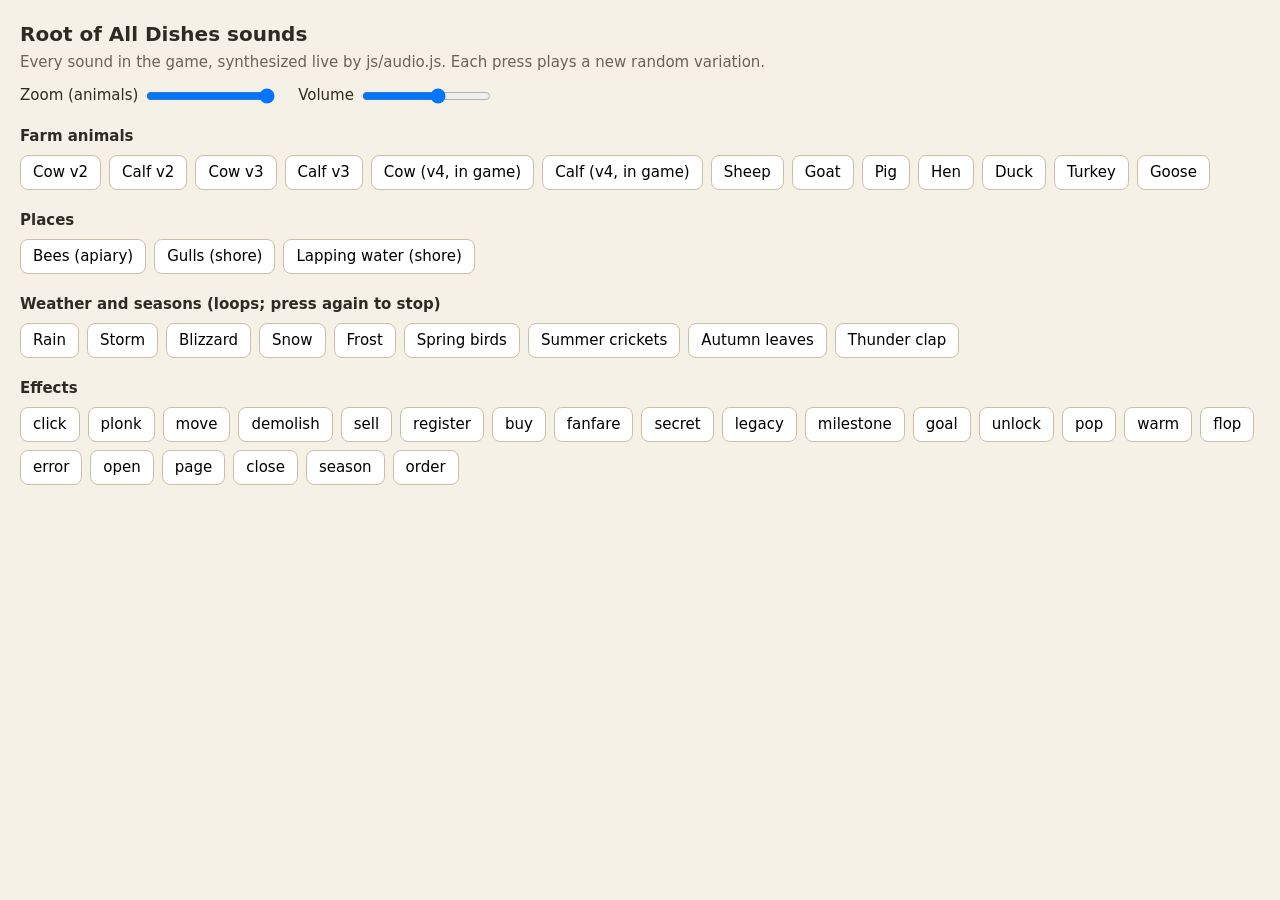
<file: sounds.html>
<!doctype html>
<html lang="en">
<head>
  <meta charset="utf-8">
  <meta name="viewport" content="width=device-width, initial-scale=1">
  <title>Root of All Dishes sounds</title>
  <style>
    body { font: 15px/1.4 system-ui, sans-serif; background: #f6f1e6; color: #2f2a24; margin: 0; padding: 20px; }
    h1 { font-size: 20px; margin: 0 0 4px; } h2 { font-size: 15px; margin: 20px 0 8px; }
    p { margin: 0 0 12px; color: #6b6257; }
    .row { display: flex; flex-wrap: wrap; gap: 8px; }
    button { font: inherit; padding: 6px 12px; border: 1px solid #cdbfa6; border-radius: 8px; background: #fff; cursor: pointer; }
    button:hover { background: #fdf6e7; } button.on { background: #e3a92b; border-color: #c88f18; }
    label { display: inline-flex; gap: 6px; align-items: center; margin-right: 16px; }
  </style>
</head>
<body>
  <h1>Root of All Dishes sounds</h1>
  <p>Every sound in the game, synthesized live by js/audio.js. Each press plays a new random variation.</p>
  <label>Zoom (animals) <input id="near" type="range" min="0" max="100" value="100"></label>
  <label>Volume <input id="vol" type="range" min="0" max="100"></label>
  <h2>Farm animals</h2>
  <div class="row" id="animals"></div>
  <h2>Places</h2>
  <div class="row" id="places"></div>
  <h2>Weather and seasons (loops; press again to stop)</h2>
  <div class="row" id="amb"></div>
  <h2>Effects</h2>
  <div class="row" id="fx"></div>
  <script>window.ROOTDISHES_NO_MUSIC = true;</script>
  <script src="js/audio.js"></script>
  <script>
    const $ = (s) => document.querySelector(s);
    const btn = (box, label, fn) => { const b = document.createElement('button'); b.textContent = label; b.onclick = () => fn(b); $(box).appendChild(b); };
    SFX.setMuted(false);
    if (!SFX.weather) SFX.setWeatherVolume(0.5);
    $('#vol').value = Math.round(SFX.volume * 100);
    $('#vol').oninput = (e) => SFX.setVolume(e.target.value / 100);
    btn('#animals', 'Cow v2', () => SFX.animal('cattle', $('#near').value / 100, 0, 'mooV2'));
    btn('#animals', 'Calf v2', () => SFX.animal('calf', $('#near').value / 100, 0, 'mooV2'));
    btn('#animals', 'Cow v3', () => SFX.animal('cattle', $('#near').value / 100, 0, 'mooV3'));
    btn('#animals', 'Calf v3', () => SFX.animal('calf', $('#near').value / 100, 0, 'mooV3'));
    const ANIMALS = [['cattle', 'Cow (v4, in game)'], ['calf', 'Calf (v4, in game)'], ['sheep', 'Sheep'], ['goat', 'Goat'], ['pig', 'Pig'], ['broiler_chicken', 'Hen'], ['duck', 'Duck'], ['turkey', 'Turkey'], ['goose', 'Goose']];
    for (const [id, name] of [['bees', 'Bees (apiary)'], ['gulls', 'Gulls (shore)'], ['water', 'Lapping water (shore)']]) btn('#places', name, () => SFX.place(id, $('#near').value / 100, 0));
    for (const [id, name] of ANIMALS) btn('#animals', name, () => SFX.animal(id, $('#near').value / 100, 0));
    const AMB = [['Rain', 'rain', 'summer'], ['Storm', 'storm', 'summer'], ['Blizzard', 'blizzard', 'winter'], ['Snow', 'snow', 'winter'], ['Frost', 'frost', 'spring'],
      ['Spring birds', 'sunny', 'spring'], ['Summer crickets', 'sunny', 'summer'], ['Autumn leaves', 'sunny', 'autumn']];
    for (const [name, kind, season] of AMB) btn('#amb', name, (b) => {
      const on = !b.classList.contains('on');
      document.querySelectorAll('#amb button').forEach((x) => x.classList.remove('on'));
      if (on) { b.classList.add('on'); SFX.setAmbient(kind, season); } else SFX.setAmbient(null, null);
    });
    btn('#amb', 'Thunder clap', () => SFX.thunder(true));
    for (const n of SFX.names) btn('#fx', n, () => SFX.play(n));
  </script>
</body>
</html>
</file>
<file: css/style.css>
:root {
  --bg: #1f2a24; --panel: #fbf7ee; --panel2: #f1eadb; --ink: #2b2a26; --muted: #7b7568; --line: #ddd3bf;
  --accent: #2f7d4f; --accent2: #e8a33d; --bad: #c0463a; --good: #2f8a4f; --top: #263a2f;
  font-family: system-ui, -apple-system, "Segoe UI", Roboto, sans-serif;
}
* { box-sizing: border-box; }
html, body { margin: 0; height: 100%; overflow: hidden; background: var(--bg); color: var(--ink); }
button { font: inherit; cursor: pointer; border: 1px solid var(--line); background: #fff; color: var(--ink); border-radius: 8px; padding: 5px 10px; }
button:hover:not(:disabled) { background: #f4efe2; }
button:disabled { opacity: 0.45; cursor: default; }
button.primary { background: var(--accent); color: #fff; border-color: var(--accent); }
button.primary:hover:not(:disabled) { background: #276a43; }
button.danger { color: var(--bad); }
button.small, .small { font-size: 12px; }
input.search, select, textarea { font: inherit; padding: 6px 9px; border: 1px solid var(--line); border-radius: 8px; background: #fff; color: var(--ink); }
input.search { min-width: 180px; flex: 1; }
textarea { width: 100%; font-family: ui-monospace, monospace; font-size: 11px; }
kbd { background: #eee; border: 1px solid #ccc; border-radius: 4px; padding: 0 4px; font-size: 12px; }
a { color: var(--accent); cursor: pointer; text-decoration: underline; }
.muted { color: var(--muted); }
.row { display: flex; align-items: center; }
.gap { gap: 8px; } .wrap { flex-wrap: wrap; }
.stack { display: flex; flex-direction: column; gap: 6px; }
.hint { color: var(--muted); font-size: 13px; }
.warn { background: #fff1d6; border: 1px solid #f0c977; padding: 8px; border-radius: 8px; }

/* Top bar */
#topbar { height: 48px; display: flex; align-items: center; gap: 10px; padding: 0 12px; background: var(--top); color: #fff; }
.brand { font-weight: 800; font-size: 18px; white-space: nowrap; display: flex; align-items: center; gap: 6px; }
.brand .ico { width: 38px; height: 38px; margin: -4px 0; }
.brand .ver { font-size: 11px; font-weight: 600; opacity: 0.65; align-self: flex-end; margin-bottom: 6px; font-variant-numeric: tabular-nums; }
.pill { background: rgba(255, 255, 255, 0.1); padding: 4px 10px; border-radius: 99px; white-space: nowrap; font-variant-numeric: tabular-nums; }
#money { font-weight: 700; min-width: 110px; }
#money.neg { color: #ff9a8f; }
#dishcount { cursor: pointer; }
.speed { display: flex; gap: 2px; }
.speed button, nav button { background: rgba(255, 255, 255, 0.08); color: #fff; border-color: rgba(255, 255, 255, 0.15); padding: 4px 8px; }
.speed button.active { background: var(--accent2); border-color: var(--accent2); color: #222; }
.speed button:hover, nav button:hover { background: rgba(255, 255, 255, 0.2) !important; }
nav { margin-left: auto; display: flex; gap: 4px; }
nav button { position: relative; white-space: nowrap; }
.badge { position: absolute; top: -5px; right: -5px; background: var(--bad); color: #fff; font-style: normal; font-size: 11px; border-radius: 99px; padding: 0 5px; }
.badge:empty { display: none; }
.badge.faded { opacity: 0.45; }
#goalbar { height: 26px; line-height: 26px; padding: 0 14px; background: #f3e3b5; font-size: 13px; cursor: pointer; white-space: nowrap; overflow: hidden; text-overflow: ellipsis; }

/* Layout */
#main { position: absolute; top: 74px; bottom: 0; left: 0; right: 0; display: flex; }
#buildbar { width: 208px; overflow-y: auto; background: var(--panel2); border-right: 1px solid var(--line); padding: 6px; }
#viewport { flex: 1; position: relative; overflow: hidden; }
#map { display: block; cursor: grab; touch-action: none; }
/* iPhones treat two quick taps as a double-tap zoom and drop the second tap: windows and bars don't zoom. */
#modal, #modal *, #topbar, #topbar *, #buildbar, #buildbar *, #inspector, #inspector * { touch-action: manipulation; }
body.placing #map { cursor: crosshair; }
#inspector { width: 330px; overflow-y: auto; background: var(--panel); border-left: 1px solid var(--line); padding: 12px; }
#hoverinfo { position: absolute; pointer-events: none; background: rgba(20, 25, 22, 0.85); color: #fff; font-size: 12px; padding: 4px 8px; border-radius: 6px; max-width: 320px; white-space: pre-line; }

/* Build menu: icon tiles in foldable groups */
.bgroup { margin-bottom: 6px; }
.bgroup-title { display: flex; align-items: center; gap: 4px; width: 100%; border: 0; background: transparent; padding: 4px 4px; margin: 2px 0;
  font-size: 11px; text-transform: uppercase; letter-spacing: 0.06em; color: var(--muted); font-weight: 700; text-align: left; border-radius: 6px; }
.bgroup-title:hover:not(:disabled) { background: rgba(0, 0, 0, 0.05); color: var(--ink); }
.bgroup-title .chev { display: inline-block; width: 10px; font-size: 10px; transition: transform 0.15s; }
.bgroup.folded .chev { transform: rotate(-90deg); }
.bgroup-title .bcount { margin-left: auto; font-weight: 600; letter-spacing: 0; background: rgba(0, 0, 0, 0.06); border-radius: 99px; padding: 0 6px; }
.bgroup-title .newtag { order: 1; }
.bgroup.folded .bgrid { display: none; }
.bgrid { display: grid; grid-template-columns: repeat(3, 1fr); gap: 3px; }
.bbtn { position: relative; display: flex; flex-direction: column; align-items: center; min-width: 0; padding: 3px 1px 2px; text-align: center; border-radius: 7px; }
.bicon { font-size: 24px; line-height: 1; height: 26px; display: flex; align-items: center; }
.bicon .ico { width: 26px; height: 26px; }
.bname { font-size: 10.5px; font-weight: 600; line-height: 1.2; letter-spacing: -0.01em; max-width: 100%; white-space: nowrap; overflow: hidden; text-overflow: ellipsis; margin-top: 2px; }
.bcost { font-size: 10px; color: var(--muted); line-height: 1.2; white-space: nowrap; }
.bcost .ico { width: 0.95em !important; height: 0.95em !important; }
.bbtn.poor .bcost { color: var(--bad); opacity: 0.8; }
.bbtn.active { border-color: var(--accent); box-shadow: inset 0 0 0 1px var(--accent); background: #eaf4ec; }
.bbtn .newtag { position: absolute; top: -3px; right: -2px; z-index: 1; }
.bown { position: absolute; top: 2px; right: 3px; font-style: normal; font-size: 9.5px; font-weight: 700; color: var(--muted); }
.lockedb { width: 100%; margin-top: 4px; background: transparent; border-style: dashed; color: var(--muted); font-size: 12px; font-weight: 600; padding: 6px; }

/* Inspector */
.insp-head { display: flex; gap: 10px; align-items: center; }
.insp-head h3 { margin: 0; font-size: 17px; }
.insp-head .big { font-size: 32px; }
/* One close button for every window and the inspector: a muted red square at the top right. The ✕ is drawn with two
   CSS bars (the glyph is hidden) so it looks the same on every system and on every themed header. */
.insp-head .x, .modal-card .x { margin-left: auto; flex: none; align-self: flex-start; position: relative; width: 30px; height: 30px; min-width: 0; padding: 0;
  border: 1px solid #93473d; border-radius: 8px; background: #b9655a; color: transparent; font-size: 0; line-height: 0; cursor: pointer;
  box-shadow: inset 0 1px 0 rgba(255, 235, 225, 0.35), 0 1px 2px rgba(40, 10, 5, 0.3); transition: background 0.12s, transform 0.08s; }
.insp-head .x::before, .insp-head .x::after, .modal-card .x::before, .modal-card .x::after { content: ''; position: absolute; left: 50%; top: 50%;
  width: 14px; height: 2.5px; margin: -1.25px 0 0 -7px; border-radius: 2px; background: #fff7f2; transform: rotate(45deg); }
.insp-head .x::after, .modal-card .x::after { transform: rotate(-45deg); }
.insp-head .x:hover, .modal-card .x:hover { background: #a9554b; border-color: #83392f; }
.insp-head .x:active, .modal-card .x:active { background: #96483f; transform: translateY(1px); }
.insp-head .x:focus-visible, .modal-card .x:focus-visible { outline: 2px solid #f2c9a0; outline-offset: 2px; }
.desc { font-size: 13px; color: var(--muted); }
.current { background: #fff; border: 1px solid var(--line); border-radius: 10px; padding: 8px; margin-bottom: 8px; }
.cur-title { font-weight: 700; margin-bottom: 4px; }
.pbar { height: 6px; background: #eee6d4; border-radius: 4px; overflow: hidden; margin: 6px 0 4px; }
.pbar div { height: 100%; background: var(--accent2); transition: width 0.2s linear; }
.status { font-size: 13px; padding: 4px 0; }
.status.missing, .status.nomoney { color: var(--bad); }
.status.ok { color: var(--good); }
#inspector h4 { margin: 14px 0 6px; }
.recipe-list { display: flex; flex-direction: column; gap: 4px; margin-top: 6px; }
.recipe-row { border: 1px solid var(--line); border-radius: 8px; padding: 5px 8px; cursor: pointer; background: #fff; }
.recipe-row:hover { border-color: var(--accent2); }
.recipe-row.active { border-color: var(--accent); background: #e9f5ec; }
.recipe-list .tile-group { padding-top: 6px; }
.recipe-list .tile-group:first-child { padding-top: 0; }
.rr-out { display: flex; gap: 6px; align-items: center; font-size: 13px; }
.rr-emoji { font-size: 18px; }
.rr-meta { display: flex; flex-wrap: wrap; gap: 4px; font-size: 11px; margin-top: 2px; align-items: center; }
.mini { background: var(--panel2); border-radius: 5px; padding: 0 3px; }
.mini.short { background: #f8d9d4; }

/* Chips */
.io { display: flex; flex-wrap: wrap; gap: 4px; align-items: center; margin: 4px 0; }
.chip { display: inline-flex; gap: 3px; align-items: center; background: var(--panel2); border: 1px solid var(--line); border-radius: 99px; padding: 1px 8px; font-size: 12px; white-space: nowrap; }
.chip[data-item] { cursor: pointer; }
.chip[data-item]:hover { border-color: var(--accent2); }
.chip.ok { background: #e3f3e6; border-color: #b6dcbf; }
.chip.short { background: #fbe3df; border-color: #eab5ad; }
.chip.out { background: #fff4d9; border-color: #efd28f; }
.chip.unknown { background: #eee; color: #888; }
.chip b { font-weight: 700; }
.arrow { color: var(--muted); }
span.short { color: var(--bad); }

/* Modal */
#modal { position: fixed; inset: 0; background: rgba(10, 15, 12, 0.55); display: flex; align-items: center; justify-content: center; z-index: 20; }
#modal[hidden] { display: none; }
.modal-card { background: var(--panel); border-radius: 14px; width: min(640px, 94vw); max-height: 88vh; display: flex; flex-direction: column; box-shadow: 0 20px 60px rgba(0, 0, 0, 0.4); }
.modal-card.wide { width: min(1100px, 96vw); height: 88vh; }
.modal-card header { display: flex; align-items: center; padding: 12px 16px; border-bottom: 1px solid var(--line); }
.modal-card header h2 { margin: 0; font-size: 19px; }
.modal-card header h2 .muted { font-size: 14px; font-weight: 400; margin-left: 8px; }
/* Clock and speed buttons in modal header: hidden by default (desktop uses the background top bar) */
#modal-speed { margin-left: auto; display: none; align-items: center; gap: 2px; }
#modal-speed .m-clock { font-size: 13px; color: var(--muted, #6b6b6b); margin-right: 6px; white-space: nowrap; font-variant-numeric: tabular-nums; }
#modal-speed button { padding: 2px 7px; min-width: 30px; }
#modal-speed button.active { background: var(--accent2); border-color: var(--accent2); color: #222; }
/* Mobile Test Kitchen and Orders: full screen covers the top bar, so show speed in their modal header */
@media (max-width: 760px) {
  .modal-card:has(.tk) #modal-speed, .modal-card:has(.otabs) #modal-speed { display: flex; }
  /* Only when the speed buttons show do they take the free space; otherwise the ✕ keeps margin-left: auto and stays right. */
  .modal-card:has(.tk) #modal-speed:not(:empty) + .x, .modal-card:has(.otabs) #modal-speed:not(:empty) + .x { margin-left: 10px; }
  #modal-speed .m-clock { display: none; }
  #modal-speed button { min-width: 26px; padding: 2px 4px; }
}
/* Top bar speed controls and clock stay interactive in the background above the modal backdrop on desktop/tablet */
@media (min-width: 761px) {
  body.modal-open #topbar .speed,
  body.modal-open #topbar #clock {
    position: relative;
    z-index: 25;
  }
}
#modal-body { padding: 12px 16px; overflow-y: auto; flex: 1; }
#modal-body h4 { margin: 14px 0 6px; }
.tabs { display: flex; gap: 6px; margin-bottom: 10px; align-items: center; }
.tabs button.active { background: var(--accent); color: #fff; border-color: var(--accent); }
.sellabove { display: flex; gap: 10px; align-items: center; flex-wrap: wrap; margin-bottom: 8px; }
.sellabove input.slider { flex: 1 1 160px; max-width: 260px; }
.tbl button.sa-row { min-width: 9em; font-variant-numeric: tabular-nums; }
.sellabove #sa-val { min-width: 2.5em; text-align: right; font-variant-numeric: tabular-nums; }
.sortbar { display: flex; gap: 8px; align-items: center; margin-bottom: 8px; flex-wrap: wrap; }
.sortbar .seg { display: flex; }
.sortbar .seg button { padding: 3px 10px; border-radius: 0; margin-left: -1px; }
.sortbar .seg button:first-child { border-radius: 6px 0 0 6px; }
.sortbar .seg button:last-child { border-radius: 0 6px 6px 0; }
.sortbar .seg button.active { background: var(--accent); color: #fff; border-color: var(--accent); }

/* Tiles */
.tiles { display: grid; grid-template-columns: repeat(auto-fill, minmax(150px, 1fr)); gap: 6px; }
.tiles.small { grid-template-columns: repeat(auto-fill, minmax(130px, 1fr)); }
.tile { display: grid; grid-template-columns: 28px 1fr auto; grid-template-rows: auto auto; background: #fff; border: 1px solid var(--line); border-radius: 8px; padding: 5px 7px; cursor: pointer; column-gap: 4px; }
.tile:hover { border-color: var(--accent2); }
.tile.picked { background: #e9f5ec; border-color: var(--accent); }
.t-emoji { grid-row: span 2; font-size: 22px; align-self: center; }
.t-name { font-size: 12px; font-weight: 600; line-height: 1.15; }
.t-qty { font-weight: 700; font-size: 13px; text-align: right; }
.t-val { font-size: 11px; color: var(--muted); grid-column: 2 / 4; }

/* Tables */
.tbl { width: 100%; border-collapse: collapse; font-size: 13px; }
.tbl th { text-align: left; color: var(--muted); font-weight: 600; padding: 4px; border-bottom: 1px solid var(--line); }
.tbl td { padding: 4px; border-bottom: 1px solid #eee6d4; }
.tbl .num, .tbl th.num { text-align: right; font-variant-numeric: tabular-nums; white-space: nowrap; }
.tbl .btns { text-align: right; white-space: nowrap; }
.tbl .btns button { padding: 2px 8px; font-size: 12px; }

/* Cookbook cards */
.cards { display: grid; grid-template-columns: repeat(auto-fill, minmax(300px, 1fr)); gap: 8px; margin-top: 10px; }
.card { background: #fff; border: 1px solid var(--line); border-radius: 10px; padding: 8px 10px; display: flex; flex-direction: column; gap: 4px; }
.card-foot { margin-top: auto; padding-top: 4px; }
.card.unknown { background: #f6f3ec; }
.card-head { display: flex; gap: 8px; align-items: center; }
.c-emoji { font-size: 28px; }
.link { cursor: pointer; }
.link:hover { text-decoration: underline; }
.cplx { margin: 4px 0; }
.note { font-style: italic; color: #5d574b; margin: 4px 0; }
.about { color: #4a4438; margin: 4px 0; line-height: 1.35; }

/* Test kitchen */
.tk { display: grid; grid-template-columns: 1fr 1fr; gap: 16px; height: 100%; }
.tk-right { display: flex; flex-direction: column; gap: 8px; min-height: 0; }
.tk-right .tiles { overflow-y: auto; align-content: start; flex: 1; }
.tile-group { grid-column: 1 / -1; font-size: 12px; font-weight: 600; color: var(--muted); border-bottom: 1px solid var(--line); padding: 6px 2px 2px; }
.tile-group:first-child { padding-top: 0; }
.slots { display: grid; grid-template-columns: repeat(4, 1fr); gap: 6px; margin: 10px 0; }
.slot { height: 74px; border: 2px dashed var(--line); border-radius: 10px; display: flex; flex-direction: column; align-items: center; justify-content: center; position: relative; }
.slot.full { border-style: solid; border-color: var(--accent2); background: #fff; cursor: pointer; }
/* With a target dish, tried ingredients show whether they go into it. */
.slot.full.fit-good { border-color: #6aa84f; background: #eef7e8; }
.slot.full.fit-bad { border-color: #d9826f; background: #fbebe7; }
.log .fit-good, .log .fit-bad { display: inline-block; border-radius: 6px; padding: 1px 2px; }
.log .fit-good { background: #dcefd2; box-shadow: inset 0 -2px 0 #6aa84f; }
.log .fit-bad { background: #f6d9d2; box-shadow: inset 0 -2px 0 #d9826f; }
.slot span { font-size: 26px; }
.slot small { font-size: 11px; text-align: center; padding: 0 3px; }
.slot i { position: absolute; top: 2px; right: 6px; font-style: normal; color: var(--muted); font-size: 11px; }
.tk-log { margin-top: 12px; display: flex; flex-direction: column; gap: 6px; }
.log { padding: 7px 9px; border-radius: 8px; background: #fff; border: 1px solid var(--line); font-size: 13px; }
.log.new { background: #e3f3e6; border-color: #9fd0ab; }
.log.warm { background: #fff4d9; border-color: #efd28f; }
.log.fail { color: var(--muted); }
#modal-body:has(.tk) { overflow: hidden; }
/* The Test Kitchen looks like a kitchen: a tiled backsplash behind the title, a brushed steel work surface on the left
   with a wooden cutting board where the tried ingredients sit on plates, and the ingredients laid out on a butcher-block
   countertop on the right, under slate labels for their groups. */
.modal-card:has(.tk) header { border-radius: 14px 14px 0 0; border-bottom: 3px solid #b7bdc1;
  background: #ece6da url("data:image/svg+xml,%3Csvg xmlns='http://www.w3.org/2000/svg' width='60' height='30'%3E%3Cg fill='%23fdfbf6'%3E%3Crect x='1' y='1' width='28' height='13' rx='2'/%3E%3Crect x='31' y='1' width='28' height='13' rx='2'/%3E%3Crect x='-14' y='16' width='28' height='13' rx='2'/%3E%3Crect x='16' y='16' width='28' height='13' rx='2'/%3E%3Crect x='46' y='16' width='28' height='13' rx='2'/%3E%3C/g%3E%3Cg fill='%23fff'%3E%3Crect x='3' y='2' width='24' height='2' rx='1'/%3E%3Crect x='33' y='2' width='24' height='2' rx='1'/%3E%3Crect x='18' y='17' width='24' height='2' rx='1'/%3E%3Crect x='48' y='17' width='24' height='2' rx='1'/%3E%3Crect x='-12' y='17' width='24' height='2' rx='1'/%3E%3C/g%3E%3C/svg%3E"); }
.tk-left { min-height: 0; overflow-y: auto; padding: 12px; border-radius: 12px; border: 1px solid #c3c9cd;
  background: repeating-linear-gradient(90deg, rgba(255, 255, 255, 0.28) 0 1px, transparent 1px 3px, rgba(120, 130, 136, 0.06) 3px 4px),
    linear-gradient(170deg, #f2f4f5 0%, #dde1e4 55%, #e8ebed 100%);
  box-shadow: inset 0 1px 0 #fff, inset 0 -2px 0 rgba(120, 130, 136, 0.18); }
.tk-left .warn { margin-top: 0; }
.tk-target { margin-top: 0; box-shadow: 0 2px 4px rgba(60, 50, 30, 0.12); }
.tk .slots { padding: 10px; margin: 12px 0 16px; border-radius: 16px; background-color: #c99761;
  background-image: repeating-linear-gradient(2deg, transparent 0 9px, rgba(110, 62, 22, 0.08) 9px 10px, transparent 10px 23px, rgba(255, 236, 205, 0.12) 23px 25px),
    linear-gradient(180deg, rgba(255, 255, 255, 0.14), rgba(0, 0, 0, 0.06));
  box-shadow: inset 0 1px 0 rgba(255, 240, 215, 0.5), 0 4px 0 #8c5f33, 0 7px 12px rgba(40, 30, 20, 0.22); }
.tk .slot { border: 2px dashed rgba(255, 245, 228, 0.6); background: rgba(80, 45, 15, 0.08); border-radius: 14px; }
/* A tried ingredient sits on a white plate; with a target dish the plate turns green or red. */
.tk .slot.full { border: 2px solid #fff; background: radial-gradient(ellipse 70% 62% at 50% 48%, #fff 0 70%, #efe9de 86%, #fbf9f4 100%);
  box-shadow: 0 2px 0 rgba(90, 55, 20, 0.35), 0 4px 8px rgba(40, 25, 10, 0.25); }
.tk .slot.full:hover { transform: translateY(-1px); }
.tk .slot.full.fit-good { border: 3px solid #6aa84f; background: radial-gradient(ellipse 70% 62% at 50% 48%, #f4fbf0 0 70%, #d6ecc9 86%, #e9f5e2 100%); }
.tk .slot.full.fit-bad { border: 3px solid #d9826f; background: radial-gradient(ellipse 70% 62% at 50% 48%, #fdf3f0 0 70%, #f4d3ca 86%, #fbe8e3 100%); }
.tk .tk-log .log { box-shadow: 0 1px 2px rgba(60, 50, 30, 0.1); }
.tk-right .tiles { padding: 10px; border-radius: 12px; border: 1px solid #b4834c; background-color: #dcb27b; background-attachment: local;
  background-image: repeating-linear-gradient(90deg, transparent 0 4px, rgba(120, 66, 20, 0.05) 4px 5px, transparent 5px 11px, rgba(255, 240, 210, 0.08) 11px 12px),
    repeating-linear-gradient(90deg, rgba(255, 236, 200, 0.16) 0 46px, rgba(110, 60, 18, 0.12) 46px 48px, rgba(150, 90, 40, 0.1) 48px 94px, rgba(110, 60, 18, 0.12) 94px 96px, rgba(255, 245, 225, 0.06) 96px 150px, rgba(110, 60, 18, 0.12) 150px 152px);
  box-shadow: inset 0 2px 6px rgba(70, 40, 10, 0.18); }
.tk-right .tile { border-color: #e6d8bd; box-shadow: 0 1px 0 rgba(100, 60, 20, 0.3), 0 2px 5px rgba(60, 35, 10, 0.12); }
.tk-right .tile.picked { box-shadow: 0 0 0 2px var(--accent), 0 2px 5px rgba(60, 35, 10, 0.15); }
.tk-right .tile.empty { background: rgba(255, 250, 240, 0.6); border-style: dashed; border-color: rgba(120, 80, 40, 0.35); box-shadow: none; opacity: 0.8; }
.tk-right .tile.empty:hover { opacity: 1; }
.tk-right .tile-group { justify-self: start; margin-top: 6px; padding: 3px 10px 3px 5px; border: 0; border-radius: 6px; color: #f5efe2;
  background: linear-gradient(180deg, #47504b, #353c38); box-shadow: 0 2px 3px rgba(40, 25, 10, 0.3); }
.tk-right .tile-group:first-child { margin-top: 0; padding-top: 3px; }
.tk-right .tiles > .hint { grid-column: 1 / -1; justify-self: start; margin: 0; padding: 6px 10px; border-radius: 8px; background: rgba(255, 250, 240, 0.85); }

/* Codex */
.codex { display: grid; grid-template-columns: 260px 1fr; gap: 14px; height: 100%; }
#modal-body:has(.codex) { overflow: hidden; }
.cx-list { display: flex; flex-direction: column; gap: 6px; min-height: 0; }
.cx-list .search, .cx-list select { flex: none; }
.cx-items { overflow-y: auto; flex: 1; border: 1px solid var(--line); border-radius: 8px; background: #fff; }
.cx-item { padding: 4px 8px; cursor: pointer; font-size: 13px; border-bottom: 1px solid #f1ece0; }
.cx-item:hover { background: #fbf4e3; }
.cx-item.active { background: #e9f5ec; font-weight: 700; }
.cx-detail { overflow-y: auto; padding-right: 6px; }
.cx-head { display: flex; gap: 12px; align-items: center; }
.cx-head h2 { margin: 0; }
.cx-emoji { font-size: 48px; }
.fact { background: #fff4d9; border-left: 4px solid var(--accent2); padding: 8px 10px; border-radius: 6px; }
.stats { display: grid; grid-template-columns: repeat(5, 1fr); gap: 6px; margin: 10px 0; }
.stats div { background: #fff; border: 1px solid var(--line); border-radius: 8px; padding: 6px; text-align: center; }
.stats b { display: block; font-size: 20px; color: var(--accent); }
.stats span { font-size: 11px; color: var(--muted); }
.tree { background: #fff; border: 1px solid var(--line); border-radius: 8px; padding: 6px 8px; font-size: 13px; }
.tnode { margin-left: 14px; padding: 1px 0; }
.tree > .tnode { margin-left: 0; }
.tnode summary { cursor: pointer; }
.tnode.leaf { margin-left: 30px; }
.recipe-card { background: #fff; border: 1px solid var(--line); border-radius: 8px; padding: 5px 8px; margin-bottom: 4px; }

/* Orders & goals */
.order { display: grid; grid-template-columns: minmax(0, 1fr) 84px 92px; align-items: center; background: #fff; border: 1px solid var(--line); border-radius: 10px; padding: 7px 10px; margin-bottom: 6px; gap: 4px 12px; }
.order.ready { box-shadow: inset 3px 0 0 var(--accent); }
.o-head { display: flex; align-items: center; gap: 6px; min-width: 0; }
.o-head > b { overflow: hidden; text-overflow: ellipsis; white-space: nowrap; }
.o-time { margin-left: auto; font-size: 11px; color: var(--muted, #888); white-space: nowrap; }
.o-time.soon { color: #b23a26; font-weight: 700; }
.o-want { display: flex; flex-direction: column; align-items: stretch; gap: 4px; margin-top: 6px; }
.o-want > button { align-self: flex-start; }
.otile { display: grid; grid-template-columns: 34px minmax(0, 1fr) auto 64px; align-items: center; gap: 10px; padding: 3px 10px 3px 4px; background: var(--panel2); border: 1px solid var(--line); border-left-width: 4px; border-radius: 5px; }
.otile[data-item] { cursor: pointer; }
.otile[data-item]:hover { border-color: var(--accent2); }
.otile .ot-ico { width: 34px; height: 34px; display: grid; place-items: center; background: #fff; border-radius: 4px; font-size: 20px; }
.otile .ot-ico .ico { width: 30px; height: 30px; vertical-align: middle; }
.otile .ot-name { font-size: 14px; font-weight: 600; overflow: hidden; text-overflow: ellipsis; white-space: nowrap; }
.otile .ot-have { font-size: 12px; color: var(--muted); white-space: nowrap; }
.otile .ot-qty { font-size: 15px; text-align: right; white-space: nowrap; }
.otile.ok { background: #eef7f0; border-color: #c4e2cb; border-left-color: #3f9a5a; }
.otile.short { background: #fdf0ed; border-color: #efc9c1; border-left-color: #c9503a; }
.otile.short .ot-have { color: #b23a26; }
.otile.done { opacity: 0.6; }
.otile.unknown { background: #f2f0ec; border-left-color: #b9b2a5; color: #777; }
.o-note { display: flex; flex-wrap: wrap; gap: 4px; align-items: center; margin-top: 3px; }
.o-pay { display: flex; flex-direction: column; align-items: flex-end; white-space: nowrap; line-height: 1.25; }
.o-pay small { font-weight: 400; opacity: 0.7; }
.o-act button { width: 100%; white-space: nowrap; }
.clue-text { font-style: italic; }
.chip.done { opacity: 0.6; }
.opbar { display: inline-block; width: 90px; height: 6px; background: #eee6d4; border-radius: 4px; overflow: hidden; }
.opbar i { display: block; height: 100%; background: var(--accent2); }
.reward { font-weight: 700; color: var(--good); white-space: nowrap; }
.goals { display: flex; flex-direction: column; gap: 4px; }
.goal { display: grid; grid-template-columns: 26px 1fr auto; padding: 6px 8px; border-radius: 8px; background: #fff; border: 1px solid var(--line); font-size: 14px; }
.goal.done { opacity: 0.6; }
.gprog { display: inline-flex; align-items: center; gap: 5px; margin-left: 6px; font-size: 12px; font-weight: 600; color: #6b5a3a; white-space: nowrap; vertical-align: middle; }
.gbar { display: inline-block; width: 60px; height: 6px; border-radius: 3px; background: #e6dcc4; overflow: hidden; }
.gbar i { display: block; height: 100%; background: var(--accent2); border-radius: 3px; }
.goal.next { border-color: var(--accent2); background: #fff8e6; font-weight: 600; }
.help ol li { margin-bottom: 6px; }
.help-go { position: sticky; bottom: -12px; background: var(--panel); padding: 10px 0 12px; margin-bottom: -12px; border-top: 1px solid var(--line); }

/* Toasts */
#toasts { position: fixed; bottom: 14px; right: 14px; transition: right 0.2s; display: flex; flex-direction: column; gap: 6px; align-items: flex-end; z-index: 30; pointer-events: none; }
.toast { background: rgba(28, 36, 31, 0.92); color: #fff; padding: 8px 14px; border-radius: 10px; font-size: 14px; max-width: 400px; display: -webkit-box; -webkit-line-clamp: 3; -webkit-box-orient: vertical; overflow: hidden; transition: opacity 0.5s; box-shadow: 0 4px 14px rgba(0, 0, 0, 0.3); }
.toast.good { background: rgba(35, 110, 62, 0.95); }
.toast.bad { background: rgba(160, 50, 40, 0.95); }
.toast.discover { background: linear-gradient(135deg, #e8a33d, #c96b2a); font-size: 15px; }
.toast.fade { opacity: 0; }

/* Toolbar labels show only when they fit in one row (ui.js fitNav adds .labels). */
nav button span { display: none; }
#topbar.labels nav button span { display: inline; }
@media (max-width: 1100px) {
  #buildbar { width: 150px; }
  .bgrid { grid-template-columns: repeat(2, 1fr); }
}
@media (max-width: 1480px) {
  .brand span, #season .lbl { display: none; }
  #topbar { gap: 6px; }
}
/* Narrow screens: a tighter one-row top bar first; it only wraps below 1020 px. */
@media (max-width: 1220px) {
  #topbar { gap: 4px; padding: 0 8px; }
  .pill { padding: 3px 7px; }
  #money { min-width: 0; }
  .speed button, nav button { padding: 3px 5px; }
  nav { gap: 2px; }
  #topbar > * { flex-shrink: 0; }
  .brand .ico { width: 32px; height: 32px; }
}
@media (max-width: 1100px) and (min-width: 1020px) { .brand .ico { display: none; } }
@media (max-width: 1019px) {
  #topbar { flex-wrap: wrap; height: auto; padding: 6px; }
  #main { top: calc(var(--tb-h, 80px) + 26px); }
}
/* Phones held upright: three fixed rows, so bigger numbers (money, day, toques) or newly unlocked buttons never add a
   fourth. Row 1 money, toques, dishes, season; row 2 logo, clock, speed; row 3 the window buttons sharing the width. */
@media (max-width: 600px) {
  #topbar { padding: 4px 6px; row-gap: 2px; column-gap: 4px; justify-content: space-between; font-size: 14px; }
  #topbar::before { content: ''; order: 1; flex-basis: 100%; height: 0; }
  .brand, #clock, .speed { order: 2; }
  .brand .ico { width: 28px; height: 28px; margin: -2px 0; }
  .brand .ver { margin-bottom: 3px; }
  nav { order: 3; flex: 1 1 100%; margin-left: 0; }
  nav button { flex: 1 1 0; min-width: 0; padding: 3px 0; }
}
@media (max-width: 360px) {
  #topbar { font-size: 12px; column-gap: 2px; }
  .pill { padding: 3px 5px; }
}
@media (max-width: 760px) {
  #buildbar { width: 120px; }
  .bname, .bcost { display: none; }
  #inspector { position: absolute; right: 0; top: 0; bottom: 0; width: 88vw; z-index: 5; }
  .tk, .codex { grid-template-columns: 1fr; }
  .stats { grid-template-columns: repeat(3, 1fr); }
}

.stockctl { margin-top: 10px; padding: 8px; background: var(--panel2); border-radius: 8px; display: grid; gap: 6px; }
.stockctl .seg { display: flex; }
.stockctl .seg button { flex: 1; padding: 3px 0; border-radius: 0; margin-left: -1px; }
.stockctl .seg button:first-child { border-radius: 6px 0 0 6px; }
.stockctl .seg button:last-child { border-radius: 0 6px 6px 0; }
.stockctl .seg button.active { background: var(--accent); color: #fff; border-color: var(--accent); }
.stockctl label { display: flex; gap: 6px; align-items: center; cursor: pointer; }
.status.full { color: var(--muted); }
.srcs { display: grid; gap: 6px; margin-top: 4px; font-size: 13px; }
.src button { margin-top: 3px; }

.okc { color: var(--good); }
.warnc { color: #b07a10; }
.growth { margin: 2px 0; }
.plan { display: grid; gap: 8px; }
.plan-row { display: grid; grid-template-columns: 210px 1fr 170px; gap: 10px; align-items: center; padding: 8px 10px; border: 1px solid var(--line); border-radius: 10px; background: #fff; }
.plan-b { display: flex; gap: 8px; align-items: center; font-size: 22px; }
.plan-b b { font-size: 14px; }
.plan-s { display: grid; gap: 3px; justify-items: end; font-size: 13px; }
.plan-btn { margin-left: auto; align-self: center; }
.pricebar { display: flex; height: 22px; border-radius: 6px; overflow: hidden; color: #fff; font-size: 12px; font-weight: 600; }
.pricebar div { display: flex; align-items: center; justify-content: center; min-width: 2px; }
.legend { display: flex; gap: 14px; flex-wrap: wrap; margin-top: 6px; }
.legend i { display: inline-block; width: 10px; height: 10px; border-radius: 2px; margin-right: 4px; }
.toast.season { background: #2f5d8a; }
.mapbtn { position: absolute; left: 12px; bottom: 12px; background: rgba(28, 36, 31, 0.85); color: #fff; border-color: rgba(255, 255, 255, 0.2); }
.mapbtn.active { background: var(--accent2); color: #2b2a26; }
/* Flows button with its filter half; the filter panel opens above them. */
#flowctl { position: absolute; left: 12px; bottom: 12px; display: flex; }
#flowctl .mapbtn { position: relative; left: auto; bottom: auto; }
#flows-btn { border-radius: 8px 0 0 8px; }
#flowf-btn { border-radius: 0 8px 8px 0; border-left: none; padding: 5px 8px; }
#flowf-btn .badge { background: var(--accent); }
.mapbtn.active:hover:not(:disabled) { background: var(--accent2); filter: brightness(1.05); }
.mapbtn:hover:not(:disabled):not(.active) { background: rgba(28, 36, 31, 0.95); }
#flowf { position: absolute; left: 12px; bottom: 52px; z-index: 5; width: 392px; min-width: 180px; max-width: min(392px, calc(100% - 24px)); max-height: min(70%, 520px); overflow-y: auto; background: rgba(28, 36, 31, 0.92); color: #fff; border-radius: 10px; padding: 8px 10px 10px; box-shadow: 0 4px 16px rgba(0, 0, 0, 0.3); }
#flowf[hidden] { display: none; }
#flowf h4 { margin: 6px 0 4px; font-size: 12px; font-weight: 600; color: rgba(255, 255, 255, 0.7); display: flex; align-items: center; justify-content: space-between; }
#flowf h4:first-child { margin-top: 0; }
#flowf .ff-grid { display: flex; flex-wrap: wrap; gap: 4px; }
#flowf .ff-groups { display: grid; grid-template-columns: repeat(2, minmax(0, 1fr)); grid-auto-flow: row dense; gap: 6px 10px; }
#flowf .ff-group.wide { grid-column: 1 / -1; }
#flowf .ff-gname { display: flex; align-items: center; gap: 4px; margin: 0 0 2px; font-size: 11px; color: rgba(255, 255, 255, 0.6); white-space: nowrap; overflow: hidden; text-overflow: ellipsis; }
#flowf .ff-gname img { width: 14px; height: 14px; }
#flowf .ff-groups + h4 { margin-top: 10px; padding-top: 8px; border-top: 1px solid rgba(255, 255, 255, 0.15); }
#flowf .ff-grid button { width: 34px; height: 34px; padding: 3px; background: rgba(255, 255, 255, 0.1); border: 1px solid transparent; display: inline-flex; align-items: center; justify-content: center; }
#flowf .ff-grid button:hover { background: rgba(255, 255, 255, 0.22); }
#flowf .ff-grid button.on { background: var(--accent2); border-color: #fff; }
#flowf .ff-grid button img { width: 24px; height: 24px; }
#flowf .ff-clear { background: rgba(255, 255, 255, 0.12); color: #fff; border: none; font-size: 12px; padding: 2px 8px; }
#flowf .ff-none { font-size: 12px; color: rgba(255, 255, 255, 0.7); }
@media (max-width: 760px) { .plan-row { grid-template-columns: 1fr; } .plan-s { justify-items: start; } }

/* SVG icons (assets/icons.js) */
.ico { width: 1.3em; height: 1.3em; vertical-align: -0.3em; display: inline-block; }
.t-emoji .ico, .rr-emoji .ico, .c-emoji .ico, .cx-emoji .ico, .slot span .ico, .insp-head .big .ico { width: 1.1em; height: 1.1em; vertical-align: middle; }

/* Easter egg: tarte flambée */
#easter { position: fixed; inset: 0; z-index: 1000; display: grid; place-items: center; background: radial-gradient(ellipse at 50% 100%, rgba(120, 40, 10, 0.85), rgba(20, 10, 5, 0.88) 70%); animation: egg-in 0.4s ease-out; }
#easter canvas { position: absolute; inset: 0; width: 100%; height: 100%; pointer-events: none; }
.egg-card { position: relative; width: min(460px, calc(100vw - 32px)); background: #fff8ea; border-radius: 16px; padding: 22px 24px; text-align: center; box-shadow: 0 0 60px rgba(255, 140, 40, 0.55); }
.egg-card h2 { margin: 2px 0 8px; font-size: 30px; color: #a3302a; }
.egg-card p { margin: 6px 0; font-size: 14px; line-height: 1.45; }
.egg-kicker { text-transform: uppercase; letter-spacing: 0.12em; font-size: 11px !important; font-weight: 700; color: #c2621c; }
.egg-dish { font-size: 120px; line-height: 1; margin-top: -70px; animation: egg-bob 2.4s ease-in-out infinite; }
.egg-dish .ico { width: 1em; height: 1em; filter: drop-shadow(0 6px 14px rgba(255, 120, 30, 0.6)); }
.egg-reward { display: flex; flex-direction: column; gap: 6px; margin: 14px 0; padding: 10px; border-radius: 10px; background: #fbe9da; font-weight: 700; font-size: 14px; }
@keyframes egg-in { from { opacity: 0; } to { opacity: 1; } }
@keyframes egg-bob { 0%, 100% { transform: translateY(0) rotate(-3deg); } 50% { transform: translateY(-8px) rotate(3deg); } }
@media (prefers-reduced-motion: reduce) { #easter, .egg-dish { animation: none; } }

/* Unlocks & Shop */
.newtag { font-style: normal; font-size: 9px; font-weight: 800; background: var(--accent2); color: #2b2a26; border-radius: 4px; padding: 0 4px; vertical-align: 1px; }
.bbtn.new { border-color: var(--accent2); background: #fff8e6; }
.locked { color: #8a6d2a; }
.locked-more { margin-top: 6px; }
.unlocktag { display: inline-block; font-size: 11px; font-weight: 600; background: #f3e3b5; border-radius: 99px; padding: 0 7px; margin-left: 4px; }
.packs { display: grid; grid-template-columns: repeat(auto-fill, minmax(280px, 1fr)); gap: 8px; margin-top: 10px; }
.pack { background: #fff; border: 1px solid var(--line); border-radius: 10px; padding: 10px; display: flex; flex-direction: column; gap: 4px; }
.pack p { margin: 2px 0; }
.pack button { margin-top: auto; align-self: flex-start; }
.pack.owned { background: #eef7f0; border-color: #b9dcc3; }
.pack-head { display: flex; gap: 8px; align-items: center; }
.pack-icon { font-size: 30px; }
.pack-icon .ico { width: 36px; height: 36px; }
.stages { display: flex; flex-direction: column; gap: 4px; }
.stage { display: grid; grid-template-columns: 26px 1fr; gap: 4px; padding: 6px 8px; border: 1px solid var(--line); border-radius: 8px; background: #fff; font-size: 14px; }
.stage.done { opacity: 0.65; }
.plan-row.lockedrow { background: #f6f3ec; border-style: dashed; }
.pack-b { margin-top: 3px; line-height: 1.6; } .pack-b .ico { width: 20px; height: 20px; margin-right: 2px; }

/* Playtest 3 additions */
body.insp-open:not(.modal-open) #toasts { right: 368px; }
@media (max-width: 760px) { body.insp-open #toasts { right: 14px; } }
/* Toasts step aside from open windows: left of the Town panel and zoom buttons in town */
body.town-mode:not(.modal-open) #toasts { right: 480px; }
@media (max-width: 1100px) { body.town-mode:not(.modal-open) #toasts { right: 400px; } }
/* While a window is open, the newest toast shows as a slim line at the top-left over the brand text,
   leaving the top bar's speed buttons, clock, and the window content completely unobstructed. */
body.modal-open #toasts { top: 6px; bottom: auto; left: 14px; right: auto; transform: none; align-items: flex-start; transition: none; }
body.modal-open .toast:not(:last-child) { display: none; }
body.modal-open .toast { -webkit-line-clamp: 1; max-width: min(340px, calc(100vw - 28px)); max-height: 36px; padding: 6px 14px; line-height: 24px; }
body.modal-open .toast img { max-height: 20px; vertical-align: -5px; }
@media (max-width: 760px) {
  body.modal-open #toasts { top: auto; bottom: 14px; left: auto; right: 14px; align-items: flex-end; }
}
/* The Blueprint bar: toasts stack above it (its height is kept in --bp-h by bpBar) */
body.bp-open:not(.modal-open) #toasts { bottom: calc(var(--bp-h, 110px) + 24px); }
.tile.empty { background: #f4f1ea; opacity: 0.6; }
.tile.empty:hover { opacity: 1; }
.rates { margin: 3px 0; }
.rates .ico, .bal .ico { width: 1.1em; height: 1.1em; vertical-align: -0.2em; }
.bal { display: grid; gap: 1px; margin: 2px 0 4px; }
.otag { font-size: 11px; font-weight: 700; white-space: nowrap; flex: none; cursor: help; background: #eef3ff; color: #3a5a9a; border-radius: 99px; padding: 1px 7px; margin-right: 4px; }
.otag.special { background: #fff1c9; color: #8a5a00; }
.order.special { border-color: #efd28f; background: #fffaf0; }
.otag.regular { background: #ffe7ea; color: #a23a4e; }
.otag.clue { background: #eaf6ee; color: #2f7a4a; }
.otag.contract { background: #efe9ff; color: #5a3fa0; }
.otag.event { background: #fff0e0; color: #9a5214; }
.order.clue { border-color: #b9dcc4; }
.order.event { border-color: #f0cfa5; background: #fffaf3; }
.order.contract { border-color: #d3c8f0; }
.order button.small { margin: 0; }
.hearts { color: #d9475f; letter-spacing: -1px; }
.hearts i { font-style: normal; color: #e6cfd4; }
.regulars { display: grid; grid-template-columns: repeat(auto-fill, minmax(270px, 1fr)); gap: 6px; }
.regcard { display: flex; gap: 8px; align-items: center; background: #fff; border: 1px solid var(--line); border-radius: 10px; padding: 6px 8px; }
.regcard .pack-icon .ico { width: 30px; height: 30px; }
.regcard .muted { margin-top: 1px; }
/* The Orders window is a pinboard by the kitchen pass: a steel ticket rail behind the title, a cork board in a wooden
   frame, and every order a paper ticket pinned to it. The ticket paper and the pin are coloured by the kind of order,
   a perforated line runs under the customer, the bottom edge is torn off the pad, and a ticket you can fill now gets a
   green ink stamp. Regulars are index cards; About and the Dispatcher are a sheet from a notepad. */
.modal-card:has(.otabs) header { border-radius: 14px 14px 0 0; border-bottom: 4px solid #8e979d;
  background: repeating-linear-gradient(90deg, rgba(255, 255, 255, 0.3) 0 1px, transparent 1px 3px, rgba(110, 120, 126, 0.07) 3px 4px),
    linear-gradient(180deg, #f4f6f7 0%, #dfe3e6 58%, #c9cfd3 82%, #eef0f2 86%, #d4d9dc 100%);
  box-shadow: 0 2px 4px rgba(40, 30, 20, 0.25); position: relative; z-index: 1; }
#modal-body:has(> .otabs) { border-radius: 0 0 14px 14px; padding: 14px 18px 18px; background-color: #c99d6b; background-attachment: local;
  background-image: radial-gradient(rgba(96, 58, 24, 0.38) 0.9px, transparent 1.5px), radial-gradient(rgba(255, 238, 205, 0.4) 0.9px, transparent 1.5px),
    radial-gradient(rgba(120, 76, 34, 0.28) 1.4px, transparent 2px), radial-gradient(ellipse at 30% 20%, rgba(255, 230, 190, 0.25), transparent 60%);
  background-size: 7px 7px, 11px 11px, 17px 17px, 100% 100%; background-position: 0 0, 3px 5px, 8px 2px, 0 0;
  box-shadow: inset 0 0 0 6px #9a6a3e, inset 0 0 0 7px #6f4625, inset 0 3px 10px 7px rgba(60, 35, 15, 0.35); }
.otabs button:not(.active) { background: #fffdf6; border-color: #b78b5c; box-shadow: 0 2px 0 rgba(90, 55, 25, 0.35); }
.otabs button.active { box-shadow: 0 2px 0 #1d5634; }
#modal-body:has(> .otabs) .sortbar, .o-strip { width: fit-content; max-width: 100%; box-sizing: border-box; padding: 4px 10px; border-radius: 3px;
  background: #fffdf6; box-shadow: 0 1px 0 rgba(90, 55, 25, 0.3), 0 2px 5px rgba(60, 35, 15, 0.2); }
#modal-body:has(> .otabs) .sortbar { margin-bottom: 14px; }
#modal-body:has(> .otabs) .sortbar .muted { color: #6b6455; }
.o-strip.hint, .o-strip.muted { color: #5f594c; }
p.o-strip { margin: 10px 0 0; }
p.o-strip.disp-line { margin: 0 0 10px; }
/* A ticket: kind-coloured paper and pin. --pin is the pin colour. */
#modal-body .order { --paper: #fffdf6; --pin: #d0473a; position: relative; border: 0; border-radius: 2px 2px 0 0; background: var(--paper);
  padding: 13px 12px 12px; margin-bottom: 18px; filter: drop-shadow(0 1px 0 rgba(90, 55, 25, 0.35)) drop-shadow(0 4px 4px rgba(50, 28, 10, 0.25)); }
#modal-body .order::after { content: ''; position: absolute; left: 0; right: 0; bottom: -6px; height: 6px;
  background: linear-gradient(135deg, var(--paper) 4px, transparent 4.5px) 0 0 / 9px 6px repeat-x, linear-gradient(225deg, var(--paper) 4px, transparent 4.5px) 0 0 / 9px 6px repeat-x; }
#modal-body .order::before { content: ''; position: absolute; top: -5px; left: calc(50% - 7px); width: 14px; height: 14px; border-radius: 50%; z-index: 1;
  background: radial-gradient(circle at 35% 30%, rgba(255, 255, 255, 0.85) 0 2px, transparent 3px), var(--pin);
  box-shadow: inset -2px -2px 3px rgba(0, 0, 0, 0.3), 1px 3px 2px rgba(40, 20, 5, 0.4); }
#modal-body .order:nth-child(3n + 2)::before { left: calc(44% - 7px); }
#modal-body .order:nth-child(3n)::before { left: calc(57% - 7px); }
#modal-body .order.special { --paper: #fff6d6; --pin: #e2a52c; background: var(--paper); }
#modal-body .order.regular { --paper: #fff1f1; --pin: #d9475f; }
#modal-body .order.clue { --paper: #effaf1; --pin: #3f9a5a; }
#modal-body .order.contract { --paper: #f4f0ff; --pin: #7a5fc4; }
#modal-body .order.event { --paper: #fff1e2; --pin: #e07a2c; background: var(--paper); }
#modal-body .order .o-head { padding-bottom: 7px; border-bottom: 2px dashed rgba(120, 100, 70, 0.28); }
#modal-body .order .o-head > b { font-size: 15px; }
#modal-body .order .o-time, #modal-body .order .ot-qty { font-family: ui-monospace, 'SF Mono', Menlo, Consolas, monospace; }
#modal-body .order .o-time { font-size: 12px; color: #6b6455; }
#modal-body .order .o-time.soon { color: #b23a26; }
#modal-body .order .o-want { margin-top: 8px; }
#modal-body .order .otile { background: rgba(255, 255, 255, 0.75); border-color: rgba(150, 130, 100, 0.3); border-left-width: 4px; }
#modal-body .order .otile.ok { background: rgba(232, 246, 236, 0.9); border-color: #c4e2cb; border-left-color: #3f9a5a; }
#modal-body .order .otile.short { background: rgba(253, 236, 232, 0.9); border-color: #efc9c1; border-left-color: #c9503a; }
#modal-body .order .otile.unknown { background: rgba(240, 237, 231, 0.9); border-left-color: #b9b2a5; }
#modal-body .order .otile[data-item]:hover { border-color: var(--accent2); }
/* Ready to deliver: a round green ink stamp with a tick, pressed on slightly crooked. */
#modal-body .order.ready .o-pay { position: relative; }
#modal-body .order.ready .o-pay::before { content: '✓'; position: absolute; top: -34px; right: -6px; width: 30px; height: 30px; box-sizing: border-box;
  display: grid; place-items: center; border: 2.5px solid rgba(47, 125, 79, 0.75); border-radius: 50%; outline: 1px solid rgba(47, 125, 79, 0.45); outline-offset: 2px;
  color: rgba(47, 125, 79, 0.85); font-weight: 900; font-size: 17px; line-height: 1; transform: rotate(-14deg); pointer-events: none; }
/* Regulars: index cards with a red rule under the customer's name. */
#modal-body .regulars { gap: 12px; }
#modal-body .regcard { border: 0; border-radius: 2px; padding: 9px 10px 8px; background: #fffefa; box-shadow: 0 1px 0 rgba(90, 55, 25, 0.3), 0 3px 6px rgba(50, 28, 10, 0.25); }
#modal-body .regcard > div { flex: 1; min-width: 0; }
#modal-body .regcard > div > b:first-child { display: block; padding-bottom: 2px; margin-bottom: 3px; border-bottom: 2px solid #e2726e; }
#modal-body .regcard .pack-icon { align-self: flex-start; }
/* About and the Dispatcher: a notepad sheet with a red margin line; About's text sits on blue rules. */
.o-sheet { position: relative; padding: 14px 16px 12px 46px; border-radius: 2px; background: #fffefa linear-gradient(90deg, transparent 33px, rgba(226, 114, 110, 0.6) 33px 35px, transparent 35px);
  box-shadow: 0 1px 0 rgba(90, 55, 25, 0.3), 0 4px 8px rgba(50, 28, 10, 0.28); }
.o-sheet.lined { padding-top: 16px; padding-bottom: 16px; line-height: 24px;
  background-image: linear-gradient(90deg, transparent 33px, rgba(226, 114, 110, 0.6) 33px 35px, transparent 35px), repeating-linear-gradient(180deg, transparent 0 23px, rgba(90, 140, 200, 0.24) 23px 24px);
  background-origin: border-box, content-box; }
.o-sheet.lined p { margin: 0 0 24px; line-height: 24px; }
.o-sheet::before { content: ''; position: absolute; top: -5px; left: calc(50% - 7px); width: 14px; height: 14px; border-radius: 50%;
  background: radial-gradient(circle at 35% 30%, rgba(255, 255, 255, 0.85) 0 2px, transparent 3px), #3a73c4;
  box-shadow: inset -2px -2px 3px rgba(0, 0, 0, 0.3), 1px 3px 2px rgba(40, 20, 5, 0.4); }
.o-sheet > p:first-child, .o-sheet > .warn:first-child, .o-sheet > .hint:first-child { margin-top: 0; }
.o-sheet > :last-child, .o-sheet.lined > p:last-child { margin-bottom: 0; }
#money { cursor: pointer; }
#inspector > input.search { display: block; width: 100%; box-sizing: border-box; }

/* Discovery card: a moment for every new dish */
#discovery { position: fixed; inset: 0; z-index: 900; display: grid; place-items: center; padding: 16px; overflow-y: auto; background: radial-gradient(ellipse at 50% 40%, rgba(255, 196, 92, 0.35), rgba(20, 24, 20, 0.72) 70%); animation: egg-in 0.25s ease-out; }
.dc-card { position: relative; width: min(560px, 100%); background: #fff8ea; border-radius: 18px; padding: 70px 22px 18px; margin-top: 56px; text-align: center; box-shadow: 0 0 50px rgba(255, 170, 60, 0.45), 0 20px 50px rgba(0, 0, 0, 0.35); animation: dc-rise 0.45s cubic-bezier(.2, 1.4, .4, 1); }
.dc-dish { position: absolute; left: 50%; top: -58px; width: 124px; height: 124px; margin-left: -62px; display: grid; place-items: center; border-radius: 50%; background: radial-gradient(circle, #fff 55%, #ffe7b8); box-shadow: 0 6px 18px rgba(200, 110, 30, 0.35); animation: egg-bob 2.6s ease-in-out infinite; }
.dc-dish .ico { width: 92px; height: 92px; }
.dc-kicker { margin: 0; text-transform: uppercase; letter-spacing: 0.12em; font-size: 11px; font-weight: 700; color: #c2621c; }
.dc-card h2 { margin: 2px 0 2px; font-size: 28px; color: #7a3416; }
.dc-cuisine { margin: 0 0 12px; font-size: 13px; }
.dc-chain { display: grid; grid-template-columns: 1fr auto 1fr auto 0.55fr; gap: 6px; align-items: stretch; margin: 6px 0 14px; }
.dc-step { background: #fff; border: 1px solid var(--line); border-radius: 12px; padding: 8px 6px; display: flex; flex-direction: column; gap: 2px; }
.dc-step b { font-size: 24px; color: #2f6b2a; line-height: 1.1; }
.dc-step > span { font-size: 11px; color: var(--muted); line-height: 1.25; }
.dc-plate b { color: #c2621c; }
.dc-arrow { align-self: center; color: #d08a3a; font-size: 18px; }
.dc-icons { display: flex; flex-wrap: wrap; justify-content: center; gap: 2px; margin-top: 4px; }
.dc-icons .ico { width: 22px; height: 22px; }
.dc-pop { display: inline-block; opacity: 0; animation: dc-pop 0.35s ease-out forwards; }
.dc-more { font-size: 11px; color: var(--muted); align-self: center; }
.dc-btns { justify-content: center; flex-wrap: wrap; }
.dc-burst { position: absolute; left: 50%; top: 4px; width: 0; height: 0; pointer-events: none; }
.dc-burst i { position: absolute; width: 8px; height: 14px; border-radius: 3px; background: #f2b640; transform: rotate(var(--a)) translateY(0); opacity: 0; animation: dc-burst 0.9s ease-out var(--d) forwards; }
.dc-burst i:nth-child(3n) { background: #e0623a; } .dc-burst i:nth-child(3n+1) { background: #6fae4a; }
@keyframes dc-rise { from { transform: translateY(30px) scale(0.92); opacity: 0; } to { transform: none; opacity: 1; } }
@keyframes dc-pop { from { opacity: 0; transform: scale(0.4); } to { opacity: 1; transform: none; } }
@keyframes dc-burst { 0% { opacity: 1; transform: rotate(var(--a)) translateY(-40px); } 100% { opacity: 0; transform: rotate(var(--a)) translateY(-130px); } }
@media (max-width: 560px) { .dc-chain { grid-template-columns: 1fr; } .dc-arrow { transform: rotate(90deg); } }
@media (prefers-reduced-motion: reduce) { #discovery, .dc-card, .dc-dish, .dc-pop, .dc-burst i { animation: none; } .dc-pop { opacity: 1; } .dc-burst { display: none; } }
.dc-plate .dc-icons .ico { width: 36px; height: 36px; }

/* Cookbook: dish silhouettes and progress per cuisine */
.card .c-emoji .ico { width: 48px; height: 48px; }
.card.known .c-emoji .ico { filter: drop-shadow(0 2px 3px rgba(120, 70, 20, 0.25)); }
.sil .ico { filter: brightness(0) opacity(0.38); }
.card.unknown:hover .sil .ico { filter: brightness(0) opacity(0.55); }
.cz-strip { display: flex; gap: 6px; overflow-x: auto; padding: 8px 0 6px; margin-bottom: 2px; scrollbar-width: thin; }
.cz-wrap { position: relative; }
.cz-wrap::before, .cz-wrap::after { content: ''; position: absolute; top: 8px; bottom: 6px; width: 48px; pointer-events: none; opacity: 0; transition: opacity 0.2s; z-index: 1; }
.cz-wrap::before { left: 0; background: linear-gradient(90deg, var(--panel), transparent); }
.cz-wrap::after { right: 0; background: linear-gradient(270deg, var(--panel), transparent); }
.cz-wrap.more-l::before, .cz-wrap.more-r::after { opacity: 1; }
.cz-arrow { position: absolute; top: 50%; transform: translateY(-50%); z-index: 2; width: 28px; height: 28px; border-radius: 50%; padding: 0; font-size: 20px; line-height: 1;
  display: none; place-items: center; background: #fff; border: 1px solid var(--line); box-shadow: 0 2px 6px rgba(0, 0, 0, 0.18); cursor: pointer; }
.cz-arrow.l { left: -6px; } .cz-arrow.r { right: -6px; }
.cz-wrap.more-l .cz-arrow.l, .cz-wrap.more-r .cz-arrow.r { display: grid; }
.cz { flex: none; display: flex; align-items: center; gap: 6px; padding: 5px 9px 5px 6px; border-radius: 10px; border: 1px solid var(--line); background: #fff; text-align: left; }
.cz.on { border-color: var(--accent); box-shadow: 0 0 0 2px rgba(47, 107, 42, 0.25); }
.cz.done { background: #fff6d8; border-color: #e3b84a; }
.cz-ico .ico { width: 26px; height: 26px; }
.cz-txt { display: grid; font-size: 11px; line-height: 1.25; color: var(--muted); }
.cz-txt b { color: var(--ink); font-size: 12px; white-space: nowrap; }
.cz-bar { display: block; width: 74px; height: 4px; border-radius: 2px; background: #ece5d5; overflow: hidden; margin-top: 2px; }
.cz-bar i { display: block; height: 100%; background: var(--accent); }
.cz.done .cz-bar i { background: #d9a22b; }

/* Farm journal */
.jr-day { position: sticky; top: -12px; background: var(--panel); padding: 6px 0; margin: 10px 0 4px !important; z-index: 1; border-bottom: 1px solid var(--line); }
.jr { display: grid; grid-template-columns: 46px 1fr; gap: 8px; padding: 6px 4px; border-bottom: 1px solid #eee6d4; font-size: 14px; align-items: start; }
.jr.unread { background: #fff6dc; border-radius: 6px; }
.jr.bad .jr-body { color: var(--bad); }
.jr-t { color: var(--muted); font-size: 12px; font-variant-numeric: tabular-nums; padding-top: 2px; }
.jr-dish { display: flex; gap: 10px; align-items: center; }
.jr-big .ico { width: 40px; height: 40px; }
.gazette { background: #fffdf6; border: 1px solid #d9cfb8; border-radius: 6px; padding: 10px 12px; font-family: Georgia, 'Times New Roman', serif; max-width: 640px; box-shadow: 2px 2px 0 #e9dfc6; }
.gz-head { display: flex; justify-content: space-between; align-items: baseline; border-bottom: 3px double #6b5a40; padding-bottom: 4px; margin-bottom: 8px; }
.gz-head span { font-size: 20px; font-weight: 700; letter-spacing: 0.02em; color: #3b2b22; }
.gz-head b { font-size: 13px; color: var(--muted); }
.gz-stats { display: grid; grid-template-columns: repeat(3, 1fr); gap: 6px 12px; font-family: system-ui, sans-serif; }
.gz-stats div { display: grid; }
.gz-stats b { font-size: 16px; }
.gz-stats span { font-size: 11px; color: var(--muted); }
.gz-split { height: 8px; border-radius: 4px; background: var(--accent2); overflow: hidden; margin: 10px 0 4px; }
.gz-split i { display: block; height: 100%; background: #6fae4a; }
.gazette p { margin: 4px 0 0; }
.gz-sub { margin: 10px 0 4px !important; font-size: 13px; font-family: system-ui, sans-serif; color: #3b2b22; }
.gz-sub .muted { font-weight: normal; font-size: 11px; }
.gz-ledger { border-collapse: collapse; font-family: system-ui, sans-serif; font-size: 13px; min-width: 280px; }
.gz-ledger td { padding: 1px 12px 1px 0; }
.gz-ledger .num { text-align: right; font-variant-numeric: tabular-nums; }
.gz-ledger .gz-net td { border-top: 1px solid #6b5a40; font-weight: 700; padding-top: 3px; }

/* Buildings list: bulk stock targets & auto-sell */
.bl-quick { display: flex; flex-wrap: wrap; gap: 6px; align-items: center; margin: 6px 0; }
.bl-quick button.active { background: var(--accent); color: #fff; border-color: var(--accent); }
.bl-quick button img, .bl-table img { width: 18px; height: 18px; vertical-align: -4px; }
.bl-bulk { margin: 8px 0 10px; }
.bl-table .bl-row { cursor: pointer; }
.bl-table .bl-row:hover { background: #f4efe2; }
.bl-table .bl-row.on { background: #e3f0e6; }
.bl-table .bl-group td { font-weight: 700; color: var(--muted); padding-top: 10px; }
.stockctl .row.wrap button { padding: 2px 8px; }
.bl-quick button.active .muted { color: inherit; opacity: 0.85; }
.ratectl { margin-top: 10px; padding: 8px; background: var(--panel2); border-radius: 8px; display: grid; gap: 4px; }
.ratectl input[type=range] { width: 100%; accent-color: var(--accent); }

.prox { margin-top: 4px; }
.prox > div { margin-top: 2px; }
.tk-target { display: flex; gap: 10px; align-items: center; margin-top: 10px; padding: 8px 10px; border: 2px solid #efd28f; background: #fff8e6; border-radius: 10px; }
.tk-target .c-emoji { font-size: 30px; }
.tk-t-main { flex: 1; min-width: 0; display: flex; flex-direction: column; gap: 4px; }
.tk-t-btns { display: flex; flex-direction: column; gap: 4px; }
.tk-target .io-short { display: none; }

/* Sound toggle and settings */
#sound-btn.off { opacity: 0.55; }

/* ⚙️ Settings window: quick actions, then cards for sound and save files */
.gm { display: flex; flex-direction: column; gap: 12px; }
.gm-actions { display: grid; grid-template-columns: repeat(3, 1fr); gap: 8px; }
.gm-actions button { display: flex; flex-direction: column; align-items: center; gap: 2px; padding: 10px 8px; border-radius: 10px; text-align: center; }
.gm-actions .gm-ico .ico { width: 28px; height: 28px; margin-bottom: 2px; }
.gm-card { background: #fff; border: 1px solid var(--line); border-radius: 12px; padding: 10px 14px 12px; }
.gm-head { display: flex; align-items: baseline; gap: 10px; flex-wrap: wrap; margin-bottom: 8px; }
#modal-body .gm-head h4 { margin: 0; font-size: 15px; }
.gm-head .switch { margin-left: auto; align-self: center; }
.gm-card details.settings { margin-top: 10px; }
.gm-foot { display: flex; align-items: center; gap: 10px; flex-wrap: wrap; justify-content: space-between; padding-top: 2px; }
/* The Settings window is the farm workshop: a brushed steel frame with a rivet in each corner, two meshed cog wheels
   sticking out on the right (their hubs hidden behind the card) (turning slowly, still for reduced motion) and a wrench poking out of the left side, head tilted up (under the bottom on phones).
   The cogs and wrench sit behind the card (z-index -1), so they never cover a control. */
.modal-card.workshop { position: relative; border: 14px solid transparent; border-radius: 16px;
  background: linear-gradient(var(--panel), var(--panel)) padding-box,
    radial-gradient(circle at 7px 7px, #f4f5f6 0 2px, #6f767e 3px 4.5px, transparent 5px) 0 0 / 14px 14px no-repeat border-box,
    radial-gradient(circle at 7px 7px, #f4f5f6 0 2px, #6f767e 3px 4.5px, transparent 5px) 100% 0 / 14px 14px no-repeat border-box,
    radial-gradient(circle at 7px 7px, #f4f5f6 0 2px, #6f767e 3px 4.5px, transparent 5px) 0 100% / 14px 14px no-repeat border-box,
    radial-gradient(circle at 7px 7px, #f4f5f6 0 2px, #6f767e 3px 4.5px, transparent 5px) 100% 100% / 14px 14px no-repeat border-box,
    repeating-linear-gradient(90deg, rgba(255, 255, 255, 0.09) 0 1px, transparent 1px 3px) border-box,
    linear-gradient(160deg, #c9ced3 0%, #9aa1a8 45%, #b7bcc2 70%, #868d94 100%) border-box;
  box-shadow: inset 0 0 0 1px #6f767e, 0 0 0 1px #5d646b, 0 20px 60px rgba(0, 0, 0, 0.45); }
.modal-card.workshop > header { border-radius: 4px 4px 0 0; }
.modal-card.workshop::before, .modal-card.workshop::after { content: ''; position: absolute; z-index: -1; pointer-events: none; background: no-repeat center / contain;
  filter: drop-shadow(0 6px 8px rgba(0, 0, 0, 0.4)); }
.modal-card.workshop::before { top: 26px; left: calc(100% - 106px); width: 190px; height: 258px; background-image: url("data:image/svg+xml,%3Csvg xmlns=%22http://www.w3.org/2000/svg%22 viewBox=%220 0 140 190%22%3E%3Cg transform=%22rotate(0 56.0 64.0)%22%3E%3CanimateTransform attributeName=%22transform%22 type=%22rotate%22 from=%220 56.0 64.0%22 to=%22360 56.0 64.0%22 dur=%2224s%22 repeatCount=%22indefinite%22/%3E%3Cpath d=%22M100.5 64.0 L100.4 66.8 L111.1 71.0 L109.6 78.4 L98.2 78.2 L94.5 86.2 L94.5 86.2 L93.1 88.6 L100.2 97.6 L95.2 103.2 L85.4 97.4 L78.2 102.5 L78.2 102.5 L75.8 103.9 L77.5 115.2 L70.4 117.6 L64.8 107.6 L56.0 108.5 L56.0 108.5 L53.2 108.4 L49.0 119.1 L41.6 117.6 L41.8 106.2 L33.8 102.5 L33.8 102.5 L31.4 101.1 L22.4 108.2 L16.8 103.2 L22.6 93.4 L17.5 86.3 L17.5 86.2 L16.1 83.8 L4.8 85.5 L2.4 78.4 L12.4 72.8 L11.5 64.0 L11.5 64.0 L11.6 61.2 L0.9 57.0 L2.4 49.6 L13.8 49.8 L17.5 41.8 L17.5 41.8 L18.9 39.4 L11.8 30.4 L16.8 24.8 L26.6 30.6 L33.7 25.5 L33.7 25.5 L36.2 24.1 L34.5 12.8 L41.6 10.4 L47.2 20.4 L56.0 19.5 L56.0 19.5 L58.8 19.6 L63.0 8.9 L70.4 10.4 L70.2 21.8 L78.2 25.5 L78.2 25.5 L80.6 26.9 L89.6 19.8 L95.2 24.8 L89.4 34.6 L94.5 41.8 L94.5 41.7 L95.9 44.2 L107.2 42.5 L109.6 49.6 L99.6 55.2 L100.5 64.0Z%22 fill=%22%23a7adb4%22 stroke=%22%234c5258%22 stroke-width=%222%22 stroke-linejoin=%22round%22/%3E%3Ccircle cx=%2256.0%22 cy=%2264.0%22 r=%2239.0%22 fill=%22none%22 stroke=%22%238a9198%22 stroke-width=%222%22/%3E%3Ccircle cx=%2283.5%22 cy=%2264.0%22 r=%228.5%22 fill=%22%237d848c%22/%3E%3Ccircle cx=%2264.5%22 cy=%2290.2%22 r=%228.5%22 fill=%22%237d848c%22/%3E%3Ccircle cx=%2233.8%22 cy=%2280.2%22 r=%228.5%22 fill=%22%237d848c%22/%3E%3Ccircle cx=%2233.8%22 cy=%2247.8%22 r=%228.5%22 fill=%22%237d848c%22/%3E%3Ccircle cx=%2264.5%22 cy=%2237.8%22 r=%228.5%22 fill=%22%237d848c%22/%3E%3Ccircle cx=%2256.0%22 cy=%2264.0%22 r=%2214.0%22 fill=%22%236d747c%22 stroke=%22%234c5258%22 stroke-width=%222%22/%3E%3Ccircle cx=%2256.0%22 cy=%2264.0%22 r=%225.5%22 fill=%22%232f3438%22/%3E%3C/g%3E%3Cg transform=%22rotate(25.714285714285715 56.0 143.0)%22%3E%3CanimateTransform attributeName=%22transform%22 type=%22rotate%22 from=%2225.714285714285715 56.0 143.0%22 to=%22-334.2857142857143 56.0 143.0%22 dur=%2214s%22 repeatCount=%22indefinite%22/%3E%3Cpath d=%22M79.5 143.0 L79.4 145.5 L89.7 150.4 L87.1 158.0 L76.0 155.4 L70.7 161.4 L70.7 161.4 L68.6 162.8 L71.2 173.9 L63.7 176.6 L58.7 166.3 L50.8 165.9 L50.8 165.9 L48.3 165.2 L41.3 174.2 L34.5 170.0 L39.5 159.7 L34.8 153.2 L34.8 153.2 L33.9 150.9 L22.4 151.0 L21.5 143.0 L32.6 140.5 L34.8 132.8 L34.8 132.8 L36.0 130.6 L28.8 121.7 L34.5 116.0 L43.4 123.2 L50.8 120.1 L50.8 120.1 L53.3 119.7 L55.7 108.5 L63.7 109.4 L63.7 120.8 L70.7 124.6 L70.7 124.6 L72.5 126.3 L82.8 121.2 L87.1 128.0 L78.1 135.1 L79.5 143.0Z%22 fill=%22%23b9bec4%22 stroke=%22%234c5258%22 stroke-width=%222%22 stroke-linejoin=%22round%22/%3E%3Ccircle cx=%2256.0%22 cy=%22143.0%22 r=%2222.6%22 fill=%22none%22 stroke=%22%238a9198%22 stroke-width=%222%22/%3E%3Ccircle cx=%2256.0%22 cy=%22143.0%22 r=%228.1%22 fill=%22%236d747c%22 stroke=%22%234c5258%22 stroke-width=%222%22/%3E%3Ccircle cx=%2256.0%22 cy=%22143.0%22 r=%223.2%22 fill=%22%232f3438%22/%3E%3C/g%3E%3C/svg%3E"); }
.modal-card.workshop::after { top: 58%; left: -128px; width: 240px; height: 67px; transform: rotate(24deg); background-image: url("data:image/svg+xml,%3Csvg xmlns=%22http://www.w3.org/2000/svg%22 viewBox=%220 0 200 56%22%3E%3Cdefs%3E%3Cmask id=%22m%22%3E%3Crect width=%22200%22 height=%2256%22 fill=%22%23fff%22/%3E%3Cpath d=%22M-2 19 L22 22 L22 34 L-2 37Z%22 fill=%22%23000%22/%3E%3Ccircle cx=%22178%22 cy=%2228%22 r=%228%22 fill=%22%23000%22/%3E%3C/mask%3E%3C/defs%3E%3Cg mask=%22url(%23m)%22 stroke=%22%234c5258%22 stroke-width=%222.5%22 stroke-linejoin=%22round%22%3E%3Cpath d=%22M30 21 L165 22 L165 34 L30 35Z%22 fill=%22%23a7adb4%22/%3E%3Ccircle cx=%2226%22 cy=%2228%22 r=%2223%22 fill=%22%23b9bec4%22/%3E%3Ccircle cx=%22178%22 cy=%2228%22 r=%2217%22 fill=%22%23b9bec4%22/%3E%3C/g%3E%3Cpath d=%22M48 27 L150 27.5%22 stroke=%22%23d6dadf%22 stroke-width=%223%22 stroke-linecap=%22round%22/%3E%3C/svg%3E"); }
#modal:has(.modal-card.workshop) { overflow: hidden; }
@media (prefers-reduced-motion: reduce) { .modal-card.workshop::before { background-image: url("data:image/svg+xml,%3Csvg xmlns=%22http://www.w3.org/2000/svg%22 viewBox=%220 0 140 190%22%3E%3Cg transform=%22rotate(0 56.0 64.0)%22%3E%3Cpath d=%22M100.5 64.0 L100.4 66.8 L111.1 71.0 L109.6 78.4 L98.2 78.2 L94.5 86.2 L94.5 86.2 L93.1 88.6 L100.2 97.6 L95.2 103.2 L85.4 97.4 L78.2 102.5 L78.2 102.5 L75.8 103.9 L77.5 115.2 L70.4 117.6 L64.8 107.6 L56.0 108.5 L56.0 108.5 L53.2 108.4 L49.0 119.1 L41.6 117.6 L41.8 106.2 L33.8 102.5 L33.8 102.5 L31.4 101.1 L22.4 108.2 L16.8 103.2 L22.6 93.4 L17.5 86.3 L17.5 86.2 L16.1 83.8 L4.8 85.5 L2.4 78.4 L12.4 72.8 L11.5 64.0 L11.5 64.0 L11.6 61.2 L0.9 57.0 L2.4 49.6 L13.8 49.8 L17.5 41.8 L17.5 41.8 L18.9 39.4 L11.8 30.4 L16.8 24.8 L26.6 30.6 L33.7 25.5 L33.7 25.5 L36.2 24.1 L34.5 12.8 L41.6 10.4 L47.2 20.4 L56.0 19.5 L56.0 19.5 L58.8 19.6 L63.0 8.9 L70.4 10.4 L70.2 21.8 L78.2 25.5 L78.2 25.5 L80.6 26.9 L89.6 19.8 L95.2 24.8 L89.4 34.6 L94.5 41.8 L94.5 41.7 L95.9 44.2 L107.2 42.5 L109.6 49.6 L99.6 55.2 L100.5 64.0Z%22 fill=%22%23a7adb4%22 stroke=%22%234c5258%22 stroke-width=%222%22 stroke-linejoin=%22round%22/%3E%3Ccircle cx=%2256.0%22 cy=%2264.0%22 r=%2239.0%22 fill=%22none%22 stroke=%22%238a9198%22 stroke-width=%222%22/%3E%3Ccircle cx=%2283.5%22 cy=%2264.0%22 r=%228.5%22 fill=%22%237d848c%22/%3E%3Ccircle cx=%2264.5%22 cy=%2290.2%22 r=%228.5%22 fill=%22%237d848c%22/%3E%3Ccircle cx=%2233.8%22 cy=%2280.2%22 r=%228.5%22 fill=%22%237d848c%22/%3E%3Ccircle cx=%2233.8%22 cy=%2247.8%22 r=%228.5%22 fill=%22%237d848c%22/%3E%3Ccircle cx=%2264.5%22 cy=%2237.8%22 r=%228.5%22 fill=%22%237d848c%22/%3E%3Ccircle cx=%2256.0%22 cy=%2264.0%22 r=%2214.0%22 fill=%22%236d747c%22 stroke=%22%234c5258%22 stroke-width=%222%22/%3E%3Ccircle cx=%2256.0%22 cy=%2264.0%22 r=%225.5%22 fill=%22%232f3438%22/%3E%3C/g%3E%3Cg transform=%22rotate(25.714285714285715 56.0 143.0)%22%3E%3Cpath d=%22M79.5 143.0 L79.4 145.5 L89.7 150.4 L87.1 158.0 L76.0 155.4 L70.7 161.4 L70.7 161.4 L68.6 162.8 L71.2 173.9 L63.7 176.6 L58.7 166.3 L50.8 165.9 L50.8 165.9 L48.3 165.2 L41.3 174.2 L34.5 170.0 L39.5 159.7 L34.8 153.2 L34.8 153.2 L33.9 150.9 L22.4 151.0 L21.5 143.0 L32.6 140.5 L34.8 132.8 L34.8 132.8 L36.0 130.6 L28.8 121.7 L34.5 116.0 L43.4 123.2 L50.8 120.1 L50.8 120.1 L53.3 119.7 L55.7 108.5 L63.7 109.4 L63.7 120.8 L70.7 124.6 L70.7 124.6 L72.5 126.3 L82.8 121.2 L87.1 128.0 L78.1 135.1 L79.5 143.0Z%22 fill=%22%23b9bec4%22 stroke=%22%234c5258%22 stroke-width=%222%22 stroke-linejoin=%22round%22/%3E%3Ccircle cx=%2256.0%22 cy=%22143.0%22 r=%2222.6%22 fill=%22none%22 stroke=%22%238a9198%22 stroke-width=%222%22/%3E%3Ccircle cx=%2256.0%22 cy=%22143.0%22 r=%228.1%22 fill=%22%236d747c%22 stroke=%22%234c5258%22 stroke-width=%222%22/%3E%3Ccircle cx=%2256.0%22 cy=%22143.0%22 r=%223.2%22 fill=%22%232f3438%22/%3E%3C/g%3E%3C/svg%3E"); } }
@media (max-width: 600px) {
  .modal-card.workshop { border-width: 10px; }
  .modal-card.workshop::before { top: auto; bottom: -64px; left: calc(100% - 145px); width: 118px; height: 160px; transform: rotate(-90deg); }
  .modal-card.workshop::after { top: auto; bottom: -30px; left: 40px; width: 140px; height: 39px; transform: scaleX(-1) rotate(-14deg); }
}

/* On/off switch */
.switch { display: inline-flex; align-items: center; gap: 7px; padding: 3px 10px 3px 3px; border-radius: 999px; background: var(--panel2); border-color: var(--line); font-size: 13px; font-weight: 600; color: var(--muted); }
.switch .knob { position: relative; width: 34px; height: 20px; border-radius: 999px; background: #cfc6b2; transition: background 0.15s; }
.switch .knob::after { content: ''; position: absolute; top: 2px; left: 2px; width: 16px; height: 16px; border-radius: 50%; background: #fff; box-shadow: 0 1px 2px rgba(0, 0, 0, 0.3); transition: left 0.15s; }
.switch.on { color: var(--accent); }
.switch.on .knob { background: var(--accent); }
.switch.on .knob::after { left: 16px; }

/* Volume rows */
.vol-row { display: grid; grid-template-columns: 34px minmax(150px, 210px) 1fr 42px 30px; align-items: center; gap: 10px; padding: 7px 0; border-top: 1px solid var(--panel2); }
.vol-row:first-of-type { border-top: none; }
.vol-ico .ico { width: 30px; height: 30px; display: block; }
.vol-name { display: flex; flex-direction: column; line-height: 1.25; }
.vol-val { text-align: right; font-variant-numeric: tabular-nums; font-weight: 600; color: var(--ink); }
.icon-btn { width: 30px; height: 30px; padding: 0; display: inline-flex; align-items: center; justify-content: center; border-radius: 50%; }
.icon-btn .ico { width: 14px; height: 14px; }
.sound-card { transition: opacity 0.15s; }
.sound-card.off .vol-row { opacity: 0.45; }
.sound-card.off .vol-row:hover { opacity: 0.7; }

/* Filled slider: --p is the filled share, set from the value */
input.slider { -webkit-appearance: none; appearance: none; width: 100%; height: 6px; margin: 0; border-radius: 3px; cursor: pointer;
  background: linear-gradient(to right, var(--accent) var(--p, 50%), #e4dccb var(--p, 50%)); }
input.slider:focus-visible { outline: 2px solid var(--accent2); outline-offset: 4px; }
input.slider::-webkit-slider-thumb { -webkit-appearance: none; width: 18px; height: 18px; border-radius: 50%; background: #fff; border: 2px solid var(--accent); box-shadow: 0 1px 3px rgba(0, 0, 0, 0.25); transition: transform 0.1s; }
input.slider::-moz-range-thumb { width: 14px; height: 14px; border-radius: 50%; background: #fff; border: 2px solid var(--accent); box-shadow: 0 1px 3px rgba(0, 0, 0, 0.25); }
input.slider:hover::-webkit-slider-thumb, input.slider:active::-webkit-slider-thumb { transform: scale(1.15); }
@media (max-width: 560px) {
  .gm-actions { grid-template-columns: 1fr; }
  .vol-row { grid-template-columns: 30px 1fr 42px 30px; }
  .vol-name { grid-column: 2 / -1; }
  .vol-row input.slider { grid-column: 1 / 3; }
}

/* Debug cheat console (js/cheats.js), toggled with the key left of 1 (` or §). */
#season.forced { outline: 2px dashed #e0a030; outline-offset: -2px; }
#cheat-console { position: fixed; left: 50%; top: 56px; transform: translateX(-50%); width: min(920px, calc(100vw - 32px)); z-index: 60; background: rgba(20, 26, 22, 0.97); color: #e8f0e0;
  border: 1px solid #4a5a4e; border-radius: 10px; box-shadow: 0 12px 40px rgba(0, 0, 0, 0.45); font: 13px/1.45 ui-monospace, Menlo, Consolas, monospace; }
#cheat-console[hidden] { display: none; }
#cheat-console .cc-log { max-height: 62vh; overflow-y: auto; padding: 10px 14px 6px; white-space: pre-wrap; overflow-wrap: anywhere; }
#cheat-console .cc-log > div { padding-left: 2ch; text-indent: -2ch; }
#cheat-console .cc-log > .item { padding-left: 4ch; }
#cheat-console .cc-log > .cc-help { display: grid; grid-template-columns: max-content minmax(0, 1fr); gap: 3px 20px; padding: 2px 0 6px 2ch; text-indent: 0; overflow-wrap: normal; }
#cheat-console .cc-help .use { color: #f0d890; max-width: 50ch; padding-left: 2ch; text-indent: -2ch; }
@media (max-width: 1000px) { #cheat-console .cc-help .use { max-width: 36ch; } }
#cheat-console .cc-help .use + div { color: #c8d4c0; }
#cheat-console .cc-log .cmd { color: #9fd08a; }
#cheat-console .cc-log .err { color: #ff9a8a; }
#cheat-console .cc-row { display: flex; align-items: center; gap: 6px; padding: 6px 12px 8px; border-top: 1px solid #3a463e; }
#fps-meter { position: fixed; right: 8px; top: calc(var(--tb-h, 56px) + 8px); z-index: 61; pointer-events: none; white-space: pre; background: rgba(20, 26, 22, 0.82);
  color: #c8f0b0; font: 11px/1.35 ui-monospace, Menlo, Consolas, monospace; padding: 4px 7px; border-radius: 6px; }
#cheat-console input { flex: 1; background: transparent; border: 0; outline: 0; color: inherit; font: inherit; padding: 2px 0; }

/* Building panel: Uses ➜ Makes columns, folded settings and quick hover tips */
#tip { position: fixed; z-index: 50; pointer-events: none; background: rgba(20, 25, 22, 0.92); color: #fff; font-size: 12px; line-height: 1.4;
  padding: 6px 9px; border-radius: 7px; max-width: 280px; white-space: pre-line; box-shadow: 0 3px 10px rgba(0, 0, 0, 0.2); }
#tip .ico { width: 1.1em; height: 1.1em; vertical-align: -0.2em; }
#insp-live:not(.current) { margin: 8px 0; }
.cur-title { display: flex; gap: 6px; align-items: center; }
.cur-title .ico { width: 1.2em; height: 1.2em; }
.cur-meta { margin-left: auto; font-weight: 400; white-space: nowrap; cursor: help; }
.io2 { display: grid; grid-template-columns: minmax(0, 1fr) auto fit-content(42%); gap: 6px; align-items: center; margin: 6px 0 4px; }
.io2.noin { grid-template-columns: minmax(0, 1fr); }
.io-col { display: grid; gap: 3px; align-content: start; }
.io-h { font-size: 10px; font-weight: 700; text-transform: uppercase; letter-spacing: 0.05em; color: var(--muted); }
.io-arrow { color: var(--accent); font-size: 18px; font-weight: 700; }
.io-line { display: flex; gap: 4px; align-items: center; font-size: 12px; line-height: 1.25; padding: 2px 6px; border-radius: 7px; border: 1px solid var(--line);
  background: var(--panel2); cursor: pointer; }
.io-line:hover { border-color: var(--accent2); }
.io-line .ico { width: 16px; height: 16px; flex: none; }
.io-line .nm { min-width: 0; overflow-wrap: break-word; }
.io-line b { margin-left: auto; padding-left: 2px; white-space: nowrap; }
.io-line.out { background: #fff4d9; border-color: #efd28f; }
.tag { font-size: 10px; font-weight: 700; border-radius: 99px; padding: 0 4px; white-space: nowrap; flex: none; }
.tag.good { background: #cfe9d6; color: #22663a; }
.tag.bad { background: #f3c4bc; color: #9a2a1c; }
.tag .ico { width: 10px; height: 10px; }
.actions { flex-wrap: nowrap; }
.actions { gap: 6px; }
.actions button { flex: 1 1 auto; min-width: 0; white-space: nowrap; padding-left: 6px; padding-right: 6px; }
details.settings { margin-top: 10px; background: var(--panel2); border-radius: 8px; padding: 6px 8px; }
details.settings > summary { cursor: pointer; list-style: none; display: flex; gap: 6px; align-items: baseline; flex-wrap: wrap; }
details.settings > summary::-webkit-details-marker { display: none; }
details.settings > summary::before { content: '▸'; color: var(--muted); }
details.settings[open] > summary::before { content: '▾'; }
details.settings .ratectl, details.settings .stockctl { background: none; padding: 0; margin-top: 8px; }
.rr-out .rr-name { min-width: 0; }
.rr-out .rr-time { margin-left: auto; font-size: 11px; white-space: nowrap; }
.rr-meta .ico { width: 14px; height: 14px; vertical-align: -0.2em; }
/* Farm-wide supply of an input: made per minute vs. used per minute by every building */
.io-line { flex-wrap: wrap; }
.sup { flex-basis: 100%; display: flex; gap: 5px; align-items: center; font-size: 11px; color: var(--muted); padding-left: 20px; }
.sbar { flex: 1; height: 4px; background: rgba(0, 0, 0, 0.1); border-radius: 3px; overflow: hidden; }
.sbar i { display: block; height: 100%; }
.sup.good .sbar i { background: #3f9a5a; } .sup.warn .sbar i { background: #d99a2b; } .sup.bad .sbar i { background: #c8503c; }
.sup.bad .snum { color: #9a2a1c; font-weight: 700; } .sup.warn .snum { color: #8a5a00; font-weight: 700; }
.snum { white-space: nowrap; }
.sup.bad .sbar { background: rgba(200, 80, 60, 0.22); }
/* Input lines take the supply colour (same as their bar); low stock is the separate 📦 tag */
.io-line.s-good { background: #e3f3e6; border-color: #b6dcbf; }
.io-line.s-warn { background: #fdf0d2; border-color: #ecc874; }
.io-line.s-bad { background: #fbe3df; border-color: #eab5ad; }
.tag.stock { background: #fff; color: #9a2a1c; border: 1px solid #eab5ad; }
.tk-t-note { margin-top: 4px; padding-top: 4px; border-top: 1px dashed #efd28f; }
.log .tk-aim { display: block; margin-top: 5px; }

/* Ingredient-group dropdown (Codex, Test Kitchen): icon button with an alphabetical two-column list. */
.dd { position: relative; flex: none; }
.dd-btn { display: flex; align-items: center; gap: 6px; width: 100%; font: inherit; padding: 4px 9px; border: 1px solid var(--line); border-radius: 8px; background: #fff; color: var(--ink); cursor: pointer; text-align: left; }
.dd-btn span:not(.dd-all) { flex: 1; white-space: nowrap; overflow: hidden; text-overflow: ellipsis; }
.dd-btn i { font-style: normal; color: var(--muted); font-size: 11px; }
.dd-btn .ico, .dd-opt .ico { width: 24px; height: 24px; vertical-align: middle; flex: none; }
.dd-all { width: 24px; height: 24px; flex: none; display: inline-grid; place-items: center; border-radius: 50%; background: #efe7d4; color: var(--muted); font-size: 13px; }
.dd.open .dd-btn { border-color: #c9a75e; box-shadow: 0 0 0 2px #f3e3b8; }
.dd-menu { position: absolute; top: calc(100% + 4px); left: 0; z-index: 5; width: 420px; max-width: 86vw; max-height: min(430px, 62vh); overflow-y: auto;
  padding: 6px; background: #fff; border: 1px solid var(--line); border-radius: 10px; box-shadow: 0 10px 30px rgba(0, 0, 0, 0.22); }
.tk-right .dd-menu { left: auto; right: 0; }
.dd-menu.dd-list { width: max-content; min-width: 100%; max-width: min(360px, 86vw); display: flex; flex-direction: column; gap: 1px; }
.dd-wide .dd-btn { min-width: 210px; }
#town-panel .dd-menu { max-height: min(340px, 50vh); }
.dd-opt { display: flex; align-items: center; gap: 7px; font: inherit; font-size: 13px; padding: 4px 6px; border: none; border-radius: 7px; background: none; color: var(--ink); cursor: pointer; text-align: left; }
.dd-opt span:not(.dd-all) { flex: 1; min-width: 0; }
.dd-opt small { color: var(--muted); }
.dd-opt:hover { background: #fbf4e3; }
.dd-opt.on { background: #e9f5ec; font-weight: 700; }
.dd-grid { display: grid; grid-template-columns: 1fr 1fr; grid-auto-flow: column; gap: 2px; margin-top: 2px; border-top: 1px solid var(--line); padding-top: 4px; }
.dd-menu > .dd-opt { width: 100%; }
.tile-group .ico, #modal-body h4.grp .ico { width: 20px; height: 20px; vertical-align: -5px; }
.tk-right .row .dd { width: 200px; }
.chip.unknown .ico { width: 17px; height: 17px; }
/* Cuisines window: one section per stage, locked stages faded */
.cz-stage { margin-top: 12px; }
.cz-stage h4 { margin: 6px 0 2px; }
.cz-stage.locked h4 { color: var(--muted, #888); }
.pack.locked { opacity: 0.55; background: #f6f4ef; }
.cz-teaser { margin: 0 0 6px; font-style: italic; }
.pack.cz-tease { opacity: 0.8; border-style: dashed; }
.cz-more { margin-top: 12px; }
.cz-prog { margin: 2px 0; }

/* Culinary Academy */
.ac-chef .io { margin: 2px 0; }
.ac-chef .gprog { margin-left: 0; }
.lvl { color: #d9a520; font-size: 13px; letter-spacing: 1px; } .lvl i { font-style: normal; color: #d9d0bc; }
.ac-picker { margin-top: 10px; background: #fffaf0; border: 1px solid var(--line); border-radius: 10px; padding: 8px 10px; max-height: 340px; overflow: auto; }
.ac-cz { margin: 6px 0 10px; }
.ac-cz-head { display: flex; align-items: center; gap: 6px; flex-wrap: wrap; margin-bottom: 4px; }
.ac-cz-head .ico { width: 22px; height: 22px; }
.ac-dishes { display: flex; flex-wrap: wrap; gap: 4px; }
.ac-dish { display: inline-flex; align-items: center; gap: 4px; }
.ac-dish .ico { width: 18px; height: 18px; }
.ac-cards { display: flex; flex-direction: column; gap: 4px; }
.ac-card .ico { width: 18px; height: 18px; vertical-align: middle; }
.ac-mini { display: flex; flex-direction: column; gap: 4px; margin-bottom: 8px; }
.ac-mini .ico { width: 18px; height: 18px; vertical-align: middle; }
/* The Academy window is a Greek temple: a pediment on top, the header as the marble beam with a row of dentils, an Ionic
   column down each side of the body (drawn as the body's own background, so they stay put while it scrolls) and two
   steps below. */
.modal-card.temple { position: relative; height: calc(88vh - 120px); max-height: calc(88vh - 120px); margin: 96px 0 28px; border-radius: 2px;
  background: radial-gradient(ellipse 60% 30% at 30% 20%, rgba(255, 255, 255, 0.5), transparent 70%), linear-gradient(180deg, #f2ede3, #e6dfd1);
  box-shadow: inset 0 0 0 1px #b9ad96, 0 22px 60px rgba(0, 0, 0, 0.45); }
.modal-card.temple::before { content: ''; position: absolute; left: -26px; right: -26px; bottom: 100%; height: 92px; pointer-events: none; background: no-repeat center / 100% 100% url("data:image/svg+xml,%3Csvg xmlns=%22http://www.w3.org/2000/svg%22 viewBox=%220 0 400 46%22 preserveAspectRatio=%22none%22%3E%3Cpolygon points=%220,46 200,1.5 400,46%22 fill=%22%23efe9dd%22 stroke=%22%23a99c84%22 stroke-width=%221.5%22 vector-effect=%22non-scaling-stroke%22/%3E%3Cpolygon points=%2234,41 200,9 366,41%22 fill=%22%23e1d8c6%22 stroke=%22%23b9ad96%22 stroke-width=%221%22 vector-effect=%22non-scaling-stroke%22/%3E%3C/svg%3E");
  filter: drop-shadow(0 -2px 3px rgba(0, 0, 0, 0.18)); }
.modal-card.temple::after { content: ''; position: absolute; left: -22px; right: -22px; top: 100%; height: 28px; pointer-events: none;
  background: linear-gradient(180deg, #ebe4d6, #cfc5b2) 22px 0 / calc(100% - 44px) 14px no-repeat, linear-gradient(180deg, #e6dfd1, #c4b9a4) 0 14px / 100% 14px no-repeat;
  box-shadow: 0 6px 10px rgba(0, 0, 0, 0.35); }
.modal-card.temple > header { position: relative; margin: 0 -26px; padding: 18px 44px 16px; border-bottom: 0; border-radius: 2px;
  background: linear-gradient(180deg, #f6f2ea, #e4dccc); box-shadow: inset 0 0 0 1px #a99c84, inset 0 -6px 0 #ddd4c3, inset 0 -7px 0 #b9ad96, 0 3px 0 #b9ad96; }
.modal-card.temple > header::after { content: ''; position: absolute; left: 26px; right: 26px; top: 100%; height: 14px; pointer-events: none;
  background: repeating-linear-gradient(90deg, #d8cfbd 0 16px, transparent 16px 26px); border-top: 3px solid #c9bea9; }
.modal-card.temple > header h2 { font-family: Georgia, 'Times New Roman', serif; font-size: 22px; letter-spacing: 0.05em; color: #4a3f30; }
.modal-card.temple #modal-body { margin-top: 17px; padding: 30px 104px 26px;
  background: no-repeat left 0 top 0 / 92px 54px url("data:image/svg+xml,%3Csvg xmlns=%22http://www.w3.org/2000/svg%22 viewBox=%220 0 44 26%22%3E%3Crect x=%220.6%22 y=%220.6%22 width=%2242.8%22 height=%225%22 rx=%221%22 fill=%22%23f3eee4%22 stroke=%22%23a99c84%22 stroke-width=%221.2%22/%3E%3Crect x=%226%22 y=%226%22 width=%2232%22 height=%227%22 fill=%22%23ebe4d6%22 stroke=%22%23a99c84%22 stroke-width=%221.2%22/%3E%3Ccircle cx=%228%22 cy=%2213%22 r=%226.4%22 fill=%22%23f3eee4%22 stroke=%22%23a99c84%22 stroke-width=%221.2%22/%3E%3Ccircle cx=%2236%22 cy=%2213%22 r=%226.4%22 fill=%22%23f3eee4%22 stroke=%22%23a99c84%22 stroke-width=%221.2%22/%3E%3Ccircle cx=%228%22 cy=%2213%22 r=%223.4%22 fill=%22none%22 stroke=%22%23a99c84%22 stroke-width=%221.2%22/%3E%3Ccircle cx=%2236%22 cy=%2213%22 r=%223.4%22 fill=%22none%22 stroke=%22%23a99c84%22 stroke-width=%221.2%22/%3E%3Ccircle cx=%228%22 cy=%2213%22 r=%221.2%22 fill=%22%23a99c84%22/%3E%3Ccircle cx=%2236%22 cy=%2213%22 r=%221.2%22 fill=%22%23a99c84%22/%3E%3Cpath d=%22M14 16 Q22 21 30 16%22 fill=%22none%22 stroke=%22%23a99c84%22 stroke-width=%221.2%22/%3E%3Crect x=%229%22 y=%2219.5%22 width=%2226%22 height=%226%22 fill=%22%23ebe4d6%22 stroke=%22%23a99c84%22 stroke-width=%221.2%22/%3E%3C/svg%3E"), no-repeat right 0 top 0 / 92px 54px url("data:image/svg+xml,%3Csvg xmlns=%22http://www.w3.org/2000/svg%22 viewBox=%220 0 44 26%22%3E%3Crect x=%220.6%22 y=%220.6%22 width=%2242.8%22 height=%225%22 rx=%221%22 fill=%22%23f3eee4%22 stroke=%22%23a99c84%22 stroke-width=%221.2%22/%3E%3Crect x=%226%22 y=%226%22 width=%2232%22 height=%227%22 fill=%22%23ebe4d6%22 stroke=%22%23a99c84%22 stroke-width=%221.2%22/%3E%3Ccircle cx=%228%22 cy=%2213%22 r=%226.4%22 fill=%22%23f3eee4%22 stroke=%22%23a99c84%22 stroke-width=%221.2%22/%3E%3Ccircle cx=%2236%22 cy=%2213%22 r=%226.4%22 fill=%22%23f3eee4%22 stroke=%22%23a99c84%22 stroke-width=%221.2%22/%3E%3Ccircle cx=%228%22 cy=%2213%22 r=%223.4%22 fill=%22none%22 stroke=%22%23a99c84%22 stroke-width=%221.2%22/%3E%3Ccircle cx=%2236%22 cy=%2213%22 r=%223.4%22 fill=%22none%22 stroke=%22%23a99c84%22 stroke-width=%221.2%22/%3E%3Ccircle cx=%228%22 cy=%2213%22 r=%221.2%22 fill=%22%23a99c84%22/%3E%3Ccircle cx=%2236%22 cy=%2213%22 r=%221.2%22 fill=%22%23a99c84%22/%3E%3Cpath d=%22M14 16 Q22 21 30 16%22 fill=%22none%22 stroke=%22%23a99c84%22 stroke-width=%221.2%22/%3E%3Crect x=%229%22 y=%2219.5%22 width=%2226%22 height=%226%22 fill=%22%23ebe4d6%22 stroke=%22%23a99c84%22 stroke-width=%221.2%22/%3E%3C/svg%3E"),
    no-repeat left 0 bottom 0 / 92px 38px url("data:image/svg+xml,%3Csvg xmlns=%22http://www.w3.org/2000/svg%22 viewBox=%220 0 44 18%22%3E%3Crect x=%226%22 y=%220.6%22 width=%2232%22 height=%224.6%22 rx=%222.3%22 fill=%22%23f3eee4%22 stroke=%22%23a99c84%22 stroke-width=%221.2%22/%3E%3Crect x=%228%22 y=%225.2%22 width=%2228%22 height=%223.6%22 fill=%22%23e2d9c8%22 stroke=%22%23a99c84%22 stroke-width=%221.2%22/%3E%3Crect x=%223.5%22 y=%228.8%22 width=%2237%22 height=%224.8%22 rx=%222.4%22 fill=%22%23f3eee4%22 stroke=%22%23a99c84%22 stroke-width=%221.2%22/%3E%3Crect x=%220.6%22 y=%2213.6%22 width=%2242.8%22 height=%223.8%22 fill=%22%23ebe4d6%22 stroke=%22%23a99c84%22 stroke-width=%221.2%22/%3E%3C/svg%3E"), no-repeat right 0 bottom 0 / 92px 38px url("data:image/svg+xml,%3Csvg xmlns=%22http://www.w3.org/2000/svg%22 viewBox=%220 0 44 18%22%3E%3Crect x=%226%22 y=%220.6%22 width=%2232%22 height=%224.6%22 rx=%222.3%22 fill=%22%23f3eee4%22 stroke=%22%23a99c84%22 stroke-width=%221.2%22/%3E%3Crect x=%228%22 y=%225.2%22 width=%2228%22 height=%223.6%22 fill=%22%23e2d9c8%22 stroke=%22%23a99c84%22 stroke-width=%221.2%22/%3E%3Crect x=%223.5%22 y=%228.8%22 width=%2237%22 height=%224.8%22 rx=%222.4%22 fill=%22%23f3eee4%22 stroke=%22%23a99c84%22 stroke-width=%221.2%22/%3E%3Crect x=%220.6%22 y=%2213.6%22 width=%2242.8%22 height=%223.8%22 fill=%22%23ebe4d6%22 stroke=%22%23a99c84%22 stroke-width=%221.2%22/%3E%3C/svg%3E"),
    linear-gradient(90deg, rgba(90, 70, 40, 0.2), transparent 35%, rgba(255, 255, 255, 0.3) 50%, transparent 65%, rgba(90, 70, 40, 0.24)) left 19px top 50px / 54px calc(100% - 86px) no-repeat, linear-gradient(90deg, rgba(90, 70, 40, 0.2), transparent 35%, rgba(255, 255, 255, 0.3) 50%, transparent 65%, rgba(90, 70, 40, 0.24)) right 19px top 50px / 54px calc(100% - 86px) no-repeat,
    repeating-linear-gradient(90deg, #ece6d9 0 5px, #cbc0aa 5px 7px, #f7f3ea 7px 10px) left 19px top 50px / 54px calc(100% - 86px) no-repeat, repeating-linear-gradient(90deg, #ece6d9 0 5px, #cbc0aa 5px 7px, #f7f3ea 7px 10px) right 19px top 50px / 54px calc(100% - 86px) no-repeat,
    linear-gradient(90deg, rgba(90, 70, 40, 0.1), transparent 96px, transparent calc(100% - 96px), rgba(90, 70, 40, 0.1)); }
.modal-card.temple #modal-body h4 { margin: 16px 0 6px; padding-bottom: 4px; border-bottom: 1px solid #cfc4b0; font-family: Georgia, 'Times New Roman', serif; font-variant: small-caps;
  letter-spacing: 0.08em; color: #5d4f3a; font-size: 18px; }
.modal-card.temple #modal-body h4:first-child { margin-top: 0; }
.modal-card.temple .pack { border-color: #d6ccb9; box-shadow: 0 1px 0 #cfc4b0; }
@media (max-width: 600px) {
  .modal-card.temple { height: calc(88vh - 66px); max-height: calc(88vh - 66px); margin: 50px 0 16px; }
  .modal-card.temple::before { left: -8px; right: -8px; height: 46px; }
  .modal-card.temple::after { left: -6px; right: -6px; height: 16px;
    background: linear-gradient(180deg, #ebe4d6, #cfc5b2) 6px 0 / calc(100% - 12px) 8px no-repeat, linear-gradient(180deg, #e6dfd1, #c4b9a4) 0 8px / 100% 8px no-repeat; }
  .modal-card.temple > header { margin: 0 -8px; padding: 12px 16px 12px; }
  .modal-card.temple > header::after { left: 8px; right: 8px; height: 9px; background: repeating-linear-gradient(90deg, #d8cfbd 0 10px, transparent 10px 16px); border-top-width: 2px; }
  .modal-card.temple > header h2 { font-size: 18px; }
  .modal-card.temple #modal-body { margin-top: 11px; padding: 26px 56px 20px;
    background: no-repeat left 0 top 0 / 50px 30px url("data:image/svg+xml,%3Csvg xmlns=%22http://www.w3.org/2000/svg%22 viewBox=%220 0 44 26%22%3E%3Crect x=%220.6%22 y=%220.6%22 width=%2242.8%22 height=%225%22 rx=%221%22 fill=%22%23f3eee4%22 stroke=%22%23a99c84%22 stroke-width=%221.2%22/%3E%3Crect x=%226%22 y=%226%22 width=%2232%22 height=%227%22 fill=%22%23ebe4d6%22 stroke=%22%23a99c84%22 stroke-width=%221.2%22/%3E%3Ccircle cx=%228%22 cy=%2213%22 r=%226.4%22 fill=%22%23f3eee4%22 stroke=%22%23a99c84%22 stroke-width=%221.2%22/%3E%3Ccircle cx=%2236%22 cy=%2213%22 r=%226.4%22 fill=%22%23f3eee4%22 stroke=%22%23a99c84%22 stroke-width=%221.2%22/%3E%3Ccircle cx=%228%22 cy=%2213%22 r=%223.4%22 fill=%22none%22 stroke=%22%23a99c84%22 stroke-width=%221.2%22/%3E%3Ccircle cx=%2236%22 cy=%2213%22 r=%223.4%22 fill=%22none%22 stroke=%22%23a99c84%22 stroke-width=%221.2%22/%3E%3Ccircle cx=%228%22 cy=%2213%22 r=%221.2%22 fill=%22%23a99c84%22/%3E%3Ccircle cx=%2236%22 cy=%2213%22 r=%221.2%22 fill=%22%23a99c84%22/%3E%3Cpath d=%22M14 16 Q22 21 30 16%22 fill=%22none%22 stroke=%22%23a99c84%22 stroke-width=%221.2%22/%3E%3Crect x=%229%22 y=%2219.5%22 width=%2226%22 height=%226%22 fill=%22%23ebe4d6%22 stroke=%22%23a99c84%22 stroke-width=%221.2%22/%3E%3C/svg%3E"), no-repeat right 0 top 0 / 50px 30px url("data:image/svg+xml,%3Csvg xmlns=%22http://www.w3.org/2000/svg%22 viewBox=%220 0 44 26%22%3E%3Crect x=%220.6%22 y=%220.6%22 width=%2242.8%22 height=%225%22 rx=%221%22 fill=%22%23f3eee4%22 stroke=%22%23a99c84%22 stroke-width=%221.2%22/%3E%3Crect x=%226%22 y=%226%22 width=%2232%22 height=%227%22 fill=%22%23ebe4d6%22 stroke=%22%23a99c84%22 stroke-width=%221.2%22/%3E%3Ccircle cx=%228%22 cy=%2213%22 r=%226.4%22 fill=%22%23f3eee4%22 stroke=%22%23a99c84%22 stroke-width=%221.2%22/%3E%3Ccircle cx=%2236%22 cy=%2213%22 r=%226.4%22 fill=%22%23f3eee4%22 stroke=%22%23a99c84%22 stroke-width=%221.2%22/%3E%3Ccircle cx=%228%22 cy=%2213%22 r=%223.4%22 fill=%22none%22 stroke=%22%23a99c84%22 stroke-width=%221.2%22/%3E%3Ccircle cx=%2236%22 cy=%2213%22 r=%223.4%22 fill=%22none%22 stroke=%22%23a99c84%22 stroke-width=%221.2%22/%3E%3Ccircle cx=%228%22 cy=%2213%22 r=%221.2%22 fill=%22%23a99c84%22/%3E%3Ccircle cx=%2236%22 cy=%2213%22 r=%221.2%22 fill=%22%23a99c84%22/%3E%3Cpath d=%22M14 16 Q22 21 30 16%22 fill=%22none%22 stroke=%22%23a99c84%22 stroke-width=%221.2%22/%3E%3Crect x=%229%22 y=%2219.5%22 width=%2226%22 height=%226%22 fill=%22%23ebe4d6%22 stroke=%22%23a99c84%22 stroke-width=%221.2%22/%3E%3C/svg%3E"),
    no-repeat left 0 bottom 0 / 50px 20px url("data:image/svg+xml,%3Csvg xmlns=%22http://www.w3.org/2000/svg%22 viewBox=%220 0 44 18%22%3E%3Crect x=%226%22 y=%220.6%22 width=%2232%22 height=%224.6%22 rx=%222.3%22 fill=%22%23f3eee4%22 stroke=%22%23a99c84%22 stroke-width=%221.2%22/%3E%3Crect x=%228%22 y=%225.2%22 width=%2228%22 height=%223.6%22 fill=%22%23e2d9c8%22 stroke=%22%23a99c84%22 stroke-width=%221.2%22/%3E%3Crect x=%223.5%22 y=%228.8%22 width=%2237%22 height=%224.8%22 rx=%222.4%22 fill=%22%23f3eee4%22 stroke=%22%23a99c84%22 stroke-width=%221.2%22/%3E%3Crect x=%220.6%22 y=%2213.6%22 width=%2242.8%22 height=%223.8%22 fill=%22%23ebe4d6%22 stroke=%22%23a99c84%22 stroke-width=%221.2%22/%3E%3C/svg%3E"), no-repeat right 0 bottom 0 / 50px 20px url("data:image/svg+xml,%3Csvg xmlns=%22http://www.w3.org/2000/svg%22 viewBox=%220 0 44 18%22%3E%3Crect x=%226%22 y=%220.6%22 width=%2232%22 height=%224.6%22 rx=%222.3%22 fill=%22%23f3eee4%22 stroke=%22%23a99c84%22 stroke-width=%221.2%22/%3E%3Crect x=%228%22 y=%225.2%22 width=%2228%22 height=%223.6%22 fill=%22%23e2d9c8%22 stroke=%22%23a99c84%22 stroke-width=%221.2%22/%3E%3Crect x=%223.5%22 y=%228.8%22 width=%2237%22 height=%224.8%22 rx=%222.4%22 fill=%22%23f3eee4%22 stroke=%22%23a99c84%22 stroke-width=%221.2%22/%3E%3Crect x=%220.6%22 y=%2213.6%22 width=%2242.8%22 height=%223.8%22 fill=%22%23ebe4d6%22 stroke=%22%23a99c84%22 stroke-width=%221.2%22/%3E%3C/svg%3E"),
    linear-gradient(90deg, rgba(90, 70, 40, 0.2), transparent 35%, rgba(255, 255, 255, 0.3) 50%, transparent 65%, rgba(90, 70, 40, 0.24)) left 11px top 27px / 28px calc(100% - 45px) no-repeat, linear-gradient(90deg, rgba(90, 70, 40, 0.2), transparent 35%, rgba(255, 255, 255, 0.3) 50%, transparent 65%, rgba(90, 70, 40, 0.24)) right 11px top 27px / 28px calc(100% - 45px) no-repeat,
    repeating-linear-gradient(90deg, #ece6d9 0 3px, #cbc0aa 3px 4px, #f7f3ea 4px 6px) left 11px top 27px / 28px calc(100% - 45px) no-repeat, repeating-linear-gradient(90deg, #ece6d9 0 3px, #cbc0aa 3px 4px, #f7f3ea 4px 6px) right 11px top 27px / 28px calc(100% - 45px) no-repeat,
    linear-gradient(90deg, rgba(90, 70, 40, 0.1), transparent 52px, transparent calc(100% - 52px), rgba(90, 70, 40, 0.1)); }
}

/* Blueprints: the offer in Plan production, and the bar while one is being placed */
.bp-offer { display: flex; align-items: center; gap: 10px; flex-wrap: wrap; margin: 8px 0 10px; padding: 8px 10px; border-radius: 8px; background: rgba(91, 155, 213, 0.12); border: 1px solid rgba(58, 111, 166, 0.35); }
.bp-offer span { flex: 1; min-width: 200px; }
#bpbar { position: absolute; left: 154px; bottom: 12px; width: min(560px, calc(100% - 170px)); background: rgba(28, 36, 31, 0.9); color: #fff; border-radius: 10px; padding: 8px 12px; box-shadow: 0 4px 16px rgba(0, 0, 0, 0.3); }
#bpbar .muted { color: rgba(255, 255, 255, 0.7); }
#bpbar .bp-note { margin: 3px 0 6px; color: rgba(255, 255, 255, 0.85); }
#bpbar .short { color: #ff9c8f; }
#bpbar .bp-btns { display: flex; gap: 6px; justify-content: flex-end; }
#bpbar img { width: 18px; height: 18px; vertical-align: -4px; }

/* Town: restaurants */
.stars { position: relative; display: inline-block; color: #d9cfb8; letter-spacing: 1px; line-height: 1; white-space: nowrap; }
.stars i { position: absolute; left: 0; top: 0; overflow: hidden; color: #e3a92b; font-style: normal; white-space: nowrap; }
.tw-goal { margin: 0 0 8px; }
.tw-goal .ico { width: 18px; height: 18px; vertical-align: -4px; }
.tw-panel { background: #fff; border: 1px solid var(--line); border-radius: 10px; padding: 10px 12px; }
.tw-head { display: flex; align-items: flex-start; gap: 10px; }
.tw-head > div { flex: 1; display: flex; flex-direction: column; gap: 3px; }
.tw-head h3 { margin: 0; font-size: 17px; }
.tw-head .stars { font-size: 17px; }
.tw-cols { display: grid; grid-template-columns: 1.3fr 1fr; gap: 16px; }
@media (max-width: 760px) { .tw-cols { grid-template-columns: 1fr; } }
.tw-dish { display: grid; grid-template-columns: 30px 1fr auto auto auto; align-items: center; gap: 6px; padding: 3px 4px; border-bottom: 1px solid var(--panel2); }
.tw-dish .ico-l .ico { width: 28px; height: 28px; }
.tw-dish.out { background: #fdecea; }
.tw-pick { display: flex; flex-wrap: wrap; gap: 4px; max-height: 320px; overflow: auto; margin-top: 6px; align-content: flex-start; }
.tw-pick-cz { flex-basis: 100%; font-size: 12px; font-weight: 600; margin: 6px 0 1px; display: flex; align-items: center; gap: 5px; }
.tw-pick-cz:first-child { margin-top: 0; }
.tw-pick-cz .ico { width: 18px; height: 18px; }
.tw-stock { display: inline-flex; align-items: center; gap: 4px; white-space: nowrap; }
.tw-pick .ico { width: 18px; height: 18px; vertical-align: -4px; }
.tw-review { padding: 6px 0; border-bottom: 1px solid var(--panel2); font-size: 13px; }
.tw-review .stars { font-size: 13px; }
.tw-dish .short { color: var(--bad); font-weight: 600; }
/* Academy chef portraits with a speciality badge */
.chef-face { position: relative; flex: none; }
.pack-icon.chef-face > .ico { width: 52px; height: 52px; background: #f6efe0; border-radius: 50%; }
.chef-face .cz-badge { position: absolute; right: -4px; bottom: -2px; width: 22px; height: 22px; background: #fff; border: 1px solid var(--line); border-radius: 50%; display: flex; align-items: center; justify-content: center; }
.chef-face .cz-badge .ico { width: 17px; height: 17px; }
.ac-mini .ico, .ac-card .ico { vertical-align: middle; }
.ac-card .ico { width: 20px; height: 20px; }
#bpbar .bp-mult { margin-right: auto; align-self: center; font-size: 13px; }
#bpbar .bp-mult button { min-width: 26px; padding: 2px 6px; }

/* Dispatcher tab in Orders */
.disp-head { display: flex; align-items: center; gap: 10px; margin-bottom: 8px; }
.disp-head .switch { margin-left: auto; }
.disp-kinds { display: grid; grid-template-columns: repeat(auto-fill, minmax(220px, 1fr)); gap: 4px 12px; margin: 4px 0 10px; }
.disp-kind { display: flex; align-items: center; gap: 6px; font-size: 13px; }
.disp-line { margin: 0 0 6px; }

/* ----- Town screen: full-screen isometric town (js/townmap.js) and its side panel ----- */
body.town-mode #buildbar, body.town-mode #viewport, body.town-mode #inspector { display: none; }
#townview { flex: 1; display: flex; min-width: 0; }
#townview[hidden] { display: none; }
#town-stage { flex: 1; position: relative; overflow: hidden; background: #8fbf6a; }
#town-map { position: absolute; inset: 0; cursor: grab; touch-action: none; user-select: none; }
#town-map.dragging { cursor: grabbing; }
#town-map .tm-svg { display: block; position: absolute; inset: 0; width: 100%; height: 100%; }
#town-map .tm-backcv { display: block; position: absolute; left: 0; top: 0; transform-origin: 0 0; will-change: transform; } /* the back layer as a picture (townmap.js drawBack) */
#town-night { position: absolute; inset: 0; pointer-events: none; mix-blend-mode: multiply; }
#town-night > div { position: absolute; inset: 0; mix-blend-mode: normal; }
#town-weather { position: absolute; inset: 0; width: 100%; height: 100%; pointer-events: none; }
#town-glow { position: absolute; inset: 0; pointer-events: none; mix-blend-mode: screen; display: none; }
#town-glow .tm-svg { display: block; position: absolute; inset: 0; width: 100%; height: 100%; }
#town-over { position: absolute; inset: 0; pointer-events: none; }
#town-over > * { pointer-events: auto; }
#town-btn.on { background: var(--accent2); color: #fff; }
.tw-back { position: absolute; top: 12px; left: 12px; font-weight: 700; box-shadow: 0 2px 8px rgba(0,0,0,.25); }
#town-banner { position: absolute; top: 12px; left: 50%; transform: translateX(-50%); }
.tw-banner { background: #fbf7ee; border: 2px solid #3b2b22; border-radius: 99px; padding: 5px 14px; font-weight: 700; cursor: pointer; box-shadow: 0 2px 8px rgba(0,0,0,.25); white-space: nowrap; }
.tw-banner.hot { background: #f2c14e; animation: twpulse 1.6s ease-in-out infinite; }
@keyframes twpulse { 50% { transform: scale(1.05); } }
.tw-legend { position: absolute; left: 12px; bottom: 12px; display: flex; gap: 12px; flex-wrap: wrap; align-items: center; background: rgba(251,247,238,.92); border-radius: 10px; padding: 6px 10px; font-size: 13px; font-weight: 600; }
.tw-legend i { display: inline-block; width: 12px; height: 12px; border-radius: 3px; margin-right: 5px; vertical-align: -1px; }
.tw-legend .muted { font-weight: 400; font-size: 12px; }
.tw-zoom { position: absolute; right: 12px; bottom: 12px; display: flex; flex-direction: column; gap: 4px; }
.tw-zoom button { width: 34px; height: 34px; padding: 0; font-size: 18px; font-weight: 700; box-shadow: 0 2px 6px rgba(0,0,0,.2); }
#town-panel { width: 420px; display: flex; flex-direction: column; background: var(--panel); border-left: 1px solid var(--line); min-height: 0; }
.tw-tabs { display: flex; gap: 4px; padding: 8px 10px 0; border-bottom: 1px solid var(--line); }
.tw-tabs button { border-radius: 8px 8px 0 0; border-bottom: none; overflow: hidden; text-overflow: ellipsis; white-space: nowrap; background: var(--panel2); flex: none; }
.tw-tabs .tw-lottab { flex: 0 1 auto; min-width: 0; }
.tw-tabs .hintab { align-self: center; padding: 4px 6px 6px; font-size: 13px; color: var(--muted); font-style: italic; overflow: hidden; text-overflow: ellipsis; white-space: nowrap; }
.tw-tabs button.on { background: #fff; font-weight: 700; }
.tw-body { flex: 1; overflow-y: auto; padding: 10px 12px 16px; }
.tw-body h3 { margin: 0; font-size: 17px; }
.tw-body h4 { margin: 14px 0 6px; }
.tw-rv { border-radius: 10px; padding: 4px; }
button.ghost { border: none; background: none; padding: 0 4px; }
.warnc { color: #b2621a; font-weight: 600; }
.tw-dcard { border-left: 4px solid var(--dc); background: #fff; border-radius: 6px; padding: 6px 9px; margin-bottom: 8px; display: flex; flex-direction: column; gap: 3px; }
.tw-dname { font-weight: 700; color: var(--dc); }
.tw-standing > div { display: grid; grid-template-columns: 1fr auto 30px 92px; gap: 6px; align-items: center; font-size: 13px; padding: 1px 0; }
.tw-standing > div.mine { font-weight: 600; color: var(--accent); }
.tw-standing .stars { font-size: 12px; }
.tw-legacy > div { display: flex; gap: 8px; align-items: center; padding: 3px 0; }
.tw-legacy > div > span:nth-child(2) { flex: 1; }
.tw-legacy > div.done { color: var(--good); font-weight: 600; }
.tw-critic { background: #fff8e3; border: 1px solid #ecd9a3; border-radius: 8px; padding: 8px 10px; display: flex; flex-direction: column; gap: 4px; align-items: flex-start; }
.tw-goal { margin: 0 0 8px; }
.tw-head { display: flex; align-items: flex-start; gap: 10px; }
.tw-head > div { flex: 1; display: flex; flex-direction: column; gap: 3px; }
.tw-head .stars { font-size: 17px; }
.tm-svg .gr { fill: #8fbf6a; } .tm-svg .gr2 { fill: #9fcb76; } .tm-svg .water { fill: #5b9bd5; }
.tm-svg .lf { fill: #4f9a3c; } .tm-svg .lf-hi { fill: #78b95a; } .tm-svg .lf2 { fill: #3f7a3a; }
.tm-svg.s-autumn .gr { fill: #a9b866; } .tm-svg.s-autumn .gr2 { fill: #b3bf6e; } .tm-svg.s-autumn .lf { fill: #d9822b; } .tm-svg.s-autumn .lf-hi { fill: #eab04a; }
.tm-svg.s-winter .gr, .tm-svg.s-winter .gr2 { fill: #eef2f4; } .tm-svg.s-winter .lf { fill: #dfe7ea; } .tm-svg.s-winter .lf-hi { fill: #fff; } .tm-svg.s-winter .lf2 { fill: #5f8a6a; }
.tm-svg.s-winter .roof { fill: #f4f7f8; } .tm-svg.s-winter .water { fill: #6f9fc4; }
.tm-svg.s-spring .lf-hi { fill: #f2b8c6; }
.tm-svg .dash { stroke: #e9e4d6; stroke-width: 1.5; stroke-dasharray: 8 8; fill: none; }
.tm-svg .win { fill: #bfe0f5; } .tm-svg .glass { fill: #9cc8e6; }
.tm-svg.night .win, .tm-svg.night .glass { fill: #ffd36b; } .tm-svg .lampl { fill: #fff3c4; } .tm-svg.night .lampl { fill: #ffd36b; filter: drop-shadow(0 0 4px #ffd36b); }
.tm-svg .beacon { fill: #ffe9a8; } .tm-svg.night .beacon { fill: #ffd36b; filter: drop-shadow(0 0 8px #ffd36b); }
.tm-svg .tm-lot { cursor: pointer; }
.tm-svg .tm-lot:hover { filter: brightness(1.07); }
.tm-svg .tm-selring { fill: none; stroke: #f2c14e; stroke-width: 4; }
.tm-svg .tm-selring.top { stroke-width: 3; stroke-dasharray: 10 6; animation: tmsel 1.2s linear infinite; pointer-events: none; }
@keyframes tmsel { to { stroke-dashoffset: -32; } }
.tm-svg .tm-sign.big { font-size: 13px; }
@media (prefers-reduced-motion: reduce) { .tm-svg .tm-selring.top { animation: none; } }
.tm-svg .tm-sign { font: 800 9px system-ui, sans-serif; fill: #a3302a; text-anchor: middle; letter-spacing: 1px; }
.tm-svg .tm-label { cursor: pointer; }
.tm-svg .tm-label:hover rect { filter: brightness(1.12); }
.tm-svg .tm-ln { font: 700 12px system-ui, sans-serif; fill: #fff; }
.tm-svg .tm-ls { font: 600 11px system-ui, sans-serif; fill: #ffe39a; text-anchor: end; }
.tm-svg .tm-alert { font: 800 12px system-ui, sans-serif; fill: #fff; text-anchor: middle; }
.tm-svg .tm-dist { pointer-events: none; }
.tm-svg .tm-dn { font: 800 15px system-ui, sans-serif; fill: #fff; text-anchor: middle; letter-spacing: .5px; }
/* The town's looping animations (sails, fountain, boats, smoke, TO LET signs, money notes) are set by townmap.js LOOPS:
   CSS animations there would give each its own layer, which is costly next to thousands of SVG shapes. */
.tm-svg .jet { transform-box: fill-box; transform-origin: bottom; }
.tm-svg .tm-floater { font: 800 13px system-ui, sans-serif; text-anchor: middle; paint-order: stroke; stroke: rgba(0,0,0,.55); stroke-width: 3px; pointer-events: none; }
.tm-svg .tm-floater.pay { fill: #ffe39a; } .tm-svg .tm-floater.miss { fill: #ffb3a8; } .tm-svg .tm-floater.rival { font-size: 11px; opacity: .8; }
.roty .ry-head { font-size: 20px; margin-bottom: 6px; }
.ry-row { display: grid; grid-template-columns: 34px 1fr auto; gap: 8px; align-items: center; padding: 6px 4px; border-bottom: 1px solid var(--panel2); }
.ry-row.mine { background: #f2f8ef; }
.ry-place { font-size: 22px; text-align: center; font-weight: 700; }
.ry-quote { font-style: italic; margin-top: 2px; }
.ry-sheet { margin-top: 6px; border-top: 1px dashed var(--panel2); padding-top: 4px; }
.ry-sheet > div { display: flex; justify-content: space-between; gap: 10px; padding: 1px 0; }
.ry-sheet > div b { font-variant-numeric: tabular-nums; white-space: nowrap; }
.ry-sheet .plus b { color: var(--good); } .ry-sheet .minus b { color: #b2621a; }
.ry-sheet .tot { border-top: 1px solid var(--panel2); margin-top: 2px; padding-top: 3px; font-weight: 700; }
@media (max-width: 1100px) { #town-panel { width: 340px; } }
/* Town on desktop: the long back label, no sheet controls. */
.tw-back .tw-short, .tw-tabs .tw-sheetbtn, .tw-tabs .tw-grip { display: none; }
/* Town on phones held sideways: the side panel stays, with the short back label and the critics banner beside it. */
@media (hover: none) and (pointer: coarse) and (max-height: 560px) and (min-width: 601px) {
  #town-panel { width: min(340px, 42vw); }
  .tw-back { top: 8px; left: 8px; padding: 6px 10px; }
  .tw-back .tw-long { display: none; }
  .tw-back .tw-short { display: inline; }
  #town-banner { top: 8px; left: auto; right: 8px; transform: none; max-width: calc(100% - 112px); }
  .tw-banner { font-size: 13px; padding: 5px 11px; white-space: normal; text-align: center; }
  body.town-mode:not(.modal-open) #toasts { right: calc(min(340px, 42vw) + 14px); }
}
/* Town on upright phones: the map fills the screen and the panel is a bottom sheet (ui.js townSheet). Closed, only
   its tab row peeks out at the bottom; open (body.tw-sheet), it covers the lower part of the map and scrolls. */
@media (hover: none) and (pointer: coarse) and (max-width: 600px) {
  #town-panel { position: fixed; left: 0; right: 0; bottom: 0; width: auto; z-index: 12; border-left: 0; border-radius: 16px 16px 0 0;
    box-shadow: 0 -4px 18px rgba(0,0,0,.25); padding-bottom: env(safe-area-inset-bottom); }
  body.town-mode.tw-sheet #town-panel { height: min(64dvh, calc(100dvh - var(--tb-h, 80px) - 110px)); }
  body.town-mode:not(.tw-sheet) #town-panel .tw-body { display: none; }
  #town-panel .tw-tabs { position: relative; padding: 16px 8px 0; align-items: flex-end; touch-action: none; }
  body.town-mode:not(.tw-sheet) #town-panel .tw-tabs { border-bottom: 0; padding-bottom: 8px; }
  body.town-mode:not(.tw-sheet) #town-panel .tw-tabs button { border-radius: 8px; border-bottom: 1px solid var(--line); }
  .tw-tabs .tw-grip { display: block; position: absolute; top: 6px; left: 50%; width: 40px; height: 4px; margin-left: -20px; border-radius: 2px; background: var(--line); }
  .tw-tabs .tw-lottab { flex: 1 1 auto; }
  .tw-tabs .tw-sheetbtn { display: block; margin-left: auto; flex: none; width: 40px; padding: 0; align-self: stretch; min-height: 34px; background: transparent; border: 0; }
  .tw-tabs .tw-sheetbtn i { display: block; width: 10px; height: 10px; margin: 0 auto; border: solid var(--ink, #3b2b22); border-width: 2.5px 2.5px 0 0; transform: translateY(3px) rotate(-45deg); }
  body.tw-sheet .tw-tabs .tw-sheetbtn i { transform: translateY(-3px) rotate(135deg); }
  #town-panel .tw-body { padding-bottom: 24px; }
  #town-panel input[type=search] { font-size: 16px; } /* 16 px keeps phones from zooming the page in on focus */
  .tw-back { top: 8px; left: 8px; padding: 6px 10px; }
  .tw-back .tw-long { display: none; }
  .tw-back .tw-short { display: inline; }
  #town-banner { top: 8px; left: auto; right: 8px; transform: none; max-width: calc(100% - 112px); }
  .tw-banner { font-size: 13px; padding: 5px 11px; white-space: normal; text-align: center; }
  .tw-legend { left: 8px; bottom: 66px; }
  .tw-zoom { right: 8px; bottom: 66px; }
  body.town-mode:not(.modal-open) #toasts { right: 8px; bottom: 66px; }
  body.town-mode.tw-sheet:not(.modal-open) #toasts { bottom: auto; top: calc(var(--tb-h, 80px) + 74px); }
}

/* Head chef box in a restaurant's Town panel */
.tw-chefs { display: flex; flex-direction: column; gap: 6px; }
.tw-chef { display: flex; align-items: flex-start; gap: 10px; padding: 6px 8px; border: 1px solid var(--panel2); border-radius: 6px; }
.tw-chef > div { flex: 1; display: flex; flex-direction: column; gap: 3px; }
.tw-chef .row { margin-top: 2px; }
.tw-chef button { align-self: flex-start; }
/* Town: district subtitle, sailing boats */
.tm-svg .tm-dsub { font: 600 11px system-ui, sans-serif; fill: #fff; text-anchor: middle; opacity: .95; }
.tm-svg .wake { fill: none; stroke: #e8f4fb; stroke-width: 1.6; stroke-linecap: round; opacity: 0; transition: opacity .6s; }
.tm-svg .moving .wake { opacity: .85; }
.tm-svg .smoke { fill: #d9d9d9; opacity: .7; transform-box: fill-box; transform-origin: center; }
/* Restaurant panel tabs (Menu / District / Reviews) under the always-visible header. */
.tw-sub { display: flex; gap: 4px; margin: 10px 0 8px; border-bottom: 2px solid var(--panel2); }
.tw-sub button { flex: 1 1 0; min-width: 0; border-radius: 8px 8px 0 0; border-bottom: none; background: var(--panel2); padding: 6px 4px; font-size: 13px; white-space: nowrap; overflow: hidden; text-overflow: ellipsis; }
.tw-sub button.on { background: #fff; font-weight: 700; box-shadow: inset 0 -2px 0 #fff, 0 2px 0 #fff; }
.tw-sub .muted, .tw-sub .tw-out { font-weight: 400; font-size: 12px; }
.tw-out { color: var(--bad); font-weight: 600; }
.tw-pickhead { display: flex; align-items: center; gap: 8px; margin-bottom: 8px; }
.tw-pickhead button { margin-left: auto; }
/* What the critic has said about a district's cuisines, with names. */
.tw-chips { display: flex; flex-wrap: wrap; gap: 4px; }
.tw-chip { display: inline-flex; align-items: center; gap: 3px; font-size: 12px; padding: 2px 7px 2px 5px; border-radius: 99px; border: 1px solid; white-space: nowrap; }
.tw-chip .ico { width: 16px; height: 16px; }
.tw-chip.ok { background: #eaf5e6; border-color: #a9d19a; color: #2d6a2f; }
.tw-chip.no { background: #fbecea; border-color: #e2b2ab; color: #9a3b30; }
.tw-chip.unk { background: #f4f1ea; border-color: #ddd5c4; border-style: dashed; color: #8a7f6c; }
.tw-revsum { display: flex; align-items: center; gap: 8px; margin: 0 0 4px; }
.tw-revsum .stars { font-size: 17px; }
.tw-manage { margin-top: 12px; }
/* Town tab: your restaurants. */
.tw-mine { display: flex; flex-direction: column; gap: 4px; }
.tw-mrow { display: grid; grid-template-columns: 1fr auto 30px 40px 74px; gap: 6px; align-items: center; text-align: left; background: #fff; border: 1px solid var(--panel2); border-left: 4px solid var(--dc); border-radius: 6px; padding: 5px 8px; font-weight: 400; }
.tw-mrow > span:first-child { display: flex; flex-direction: column; min-width: 0; }
.tw-mrow > span:first-child b { overflow: hidden; text-overflow: ellipsis; white-space: nowrap; }
.tw-mrow .stars { font-size: 12px; }
.tw-mrow > span:last-child { text-align: right; }
.tw-pick button.loved { border-color: #e7a3a3; background: #fff5f5; }
.tw-how { background: #fff; border-radius: 6px; padding: 7px 10px; margin: 0 0 8px; }

/* Storage capacity and per-item auto-sell (Market Sell tab, Warehouse, Buildings list) */
.storagebar { display: flex; gap: 10px; align-items: center; flex-wrap: wrap; margin-bottom: 8px; padding: 6px 10px; background: var(--panel2); border-radius: 8px; }
.t-qty small, td.num small { font-weight: 400; opacity: 0.6; font-size: 0.85em; }
.t-qty.full, td.num.full { color: #8a5a1c; }
.asell { display: inline-flex; gap: 4px; align-items: center; white-space: nowrap; }
.asell select { font-size: 12px; padding: 1px 2px; }
.asell.m-off select { border-color: #d9483b; color: #a3302a; background: #fdf0ee; font-weight: 600; }
.asell.m-n select, .asell.m-n input[type=number] { border-color: #d19f1c; background: #fdf6dc; color: #7a5a0c; font-weight: 600; }
.asell input[type=number] { width: 54px; font-size: 12px; padding: 1px 3px; }
/* Town map detail (2026-10-11): shadows, windows, roofs, countryside, the modern train. */
.tm-svg .tm-shadow { fill: #22301a; fill-opacity: .17; }
.tm-svg .tsh { fill: #22301a; fill-opacity: .17; }
.tm-svg .mull { stroke: #fbfaf6; stroke-width: .7; opacity: .85; fill: none; }
.tm-svg .sill { stroke: #fbfaf6; stroke-width: 1.6; fill: none; }
.tm-svg .bloom { fill: #e0566b; } .tm-svg.s-spring .bloom { fill: #f2a3c0; } .tm-svg.s-autumn .bloom { fill: #e08a3b; } .tm-svg.s-winter .bloom { display: none; }
.tm-svg .rline { stroke: #000; stroke-opacity: .16; stroke-width: .8; fill: none; }
.tm-svg .csmoke { fill: #e9ecef; opacity: 0; } .tm-svg.s-winter .csmoke, .tm-svg.s-autumn .csmoke { transform-box: fill-box; transform-origin: center; }
.tm-svg .lf2-hi { fill: #fff; opacity: .1; } .tm-svg .lf2-ln { stroke: #000; stroke-opacity: .15; stroke-width: 1; fill: none; }
.tm-svg .fruit { fill: #d9483b; } .tm-svg.s-autumn .fruit { fill: #ee8a33; } .tm-svg.s-spring .fruit, .tm-svg.s-winter .fruit { display: none; }
.tm-svg .gr3 { fill: #7fae5c; } .tm-svg.s-autumn .gr3 { fill: #a3a35c; } .tm-svg.s-winter .gr3 { fill: #e2e9ec; }
.tm-svg .yard { fill: #d6c59c; } .tm-svg.s-winter .yard { fill: #e8ecee; }
.tm-svg .fld.f-wheat { fill: #e6c860; } .tm-svg .fld.f-veg { fill: #79ad52; } .tm-svg .fld.f-soil { fill: #a87a52; }
.tm-svg .fld.f-sun { fill: #f2c94c; } .tm-svg .fld.f-lav { fill: #9d84cf; } .tm-svg .fld.f-vine { fill: #b9a06a; }
.tm-svg.s-spring .fld.f-wheat, .tm-svg.s-spring .fld.f-sun { fill: #a7cc6a; } .tm-svg.s-spring .fld.f-lav { fill: #a3be86; } .tm-svg.s-spring .fld.f-veg { fill: #8fc160; }
.tm-svg.s-autumn .fld.f-wheat { fill: #cfae6e; } .tm-svg.s-autumn .fld.f-sun { fill: #a88a4a; } .tm-svg.s-autumn .fld.f-lav { fill: #9a8fae; } .tm-svg.s-autumn .fld.f-veg { fill: #a8a356; }
.tm-svg.s-winter .fld { fill: #eef2f4; } .tm-svg.s-winter .frow { opacity: .3; } .tm-svg.s-winter .sundot, .tm-svg.s-spring .sundot { display: none; }
.tm-svg .frow { fill: #3c280a; opacity: .17; } .tm-svg .sundot { fill: #6b4a1e; opacity: .6; } .tm-svg .vined { fill: #4f7a34; } .tm-svg.s-winter .vined { fill: #8a7a6a; }
.tm-svg .hedge { stroke: #3f7a3a; stroke-width: 6; stroke-linecap: round; fill: none; } .tm-svg .hedge-hi { stroke: #5f9a4a; stroke-width: 2.5; stroke-linecap: round; fill: none; }
.tm-svg.s-winter .hedge { stroke: #8aa28d; } .tm-svg.s-winter .hedge-hi { stroke: #f4f7f8; } .tm-svg.s-autumn .hedge-hi { stroke: #a8a050; }
.tm-svg .fence { stroke: #8a6a4a; stroke-width: 1.2; fill: none; } .tm-svg .fence.post { stroke-width: 1.8; }
.tm-svg .hay { fill: #e3c766; } .tm-svg .hay-end { fill: #f0d98a; }
.tm-svg .sail-cloth { fill: #f4efe4; opacity: .92; }
.tm-svg .sails { transform-box: fill-box; transform-origin: center; }
.tm-svg .reed { stroke: #5f8a3a; stroke-width: 1.2; fill: none; } .tm-svg.s-winter .reed { stroke: #a99a7a; }
.tm-svg .croad { stroke: #9a958a; stroke-width: 24; fill: none; } .tm-svg .lane { stroke: #cdb88e; stroke-width: 12; fill: none; opacity: .9; }
.tm-svg.s-winter .lane { stroke: #dfe3e2; }
.tm-svg .sand { fill: #ead9a6; } .tm-svg.s-winter .sand { fill: #ecebe4; }
.tm-svg .surf { stroke: #fbfaf6; stroke-width: 2.5; stroke-dasharray: 18 10; opacity: .6; fill: none; }
.tm-svg .rock { fill: #8f8a80; }
.tm-svg .zebra { fill: #f4f1e8; opacity: .85; }
.tm-svg .mast { stroke: #5a5f66; stroke-width: 2.2; fill: none; } .tm-svg .mast.arm { stroke-width: 1.4; }
.tm-svg .wire { stroke: #3b3b3b; stroke-width: 1.1; opacity: .85; fill: none; }
.tm-svg .twin { fill: #2b3a48; } .tm-svg.night .twin { fill: #ffd36b; }
.tm-svg .thl { fill: #fff6d0; } .tm-svg.night .thl { fill: #fff3b0; filter: drop-shadow(0 0 4px #fff3b0); }
.tm-svg.lod .mull, .tm-svg.lod .sill, .tm-svg.lod .rline, .tm-svg.lod .tsh, .tm-svg.lod .lf2-ln, .tm-svg.lod .lf2-hi, .tm-svg.lod .bloom, .tm-svg.lod .zebra { display: none; }
.ws-keep { align-items: center; }
.ws-keep .seg button { flex: none; padding: 3px 12px; }
.ws-keep input[type=number] { width: 80px; padding: 2px 4px; }
.tm-svg .mtn-l { fill: #a39a8a; } .tm-svg .mtn-r { fill: #7d7468; } .tm-svg .snowcap { fill: #f6f8fa; }
.tm-svg .foothill { fill: #6f9a4e; } .tm-svg.s-autumn .foothill { fill: #8f9450; } .tm-svg.s-winter .foothill { fill: #dfe7ea; } .tm-svg.s-winter .mtn-l { fill: #c9ccd0; } .tm-svg.s-winter .mtn-r { fill: #a3a8ae; }
.tm-svg .river { stroke: #5b9bd5; stroke-width: 34; stroke-linejoin: round; stroke-linecap: round; fill: none; } .tm-svg .river-hi { stroke: #7fb3e0; stroke-width: 6; stroke-dasharray: 30 40; fill: none; opacity: .7; }
.tm-svg.s-winter .river { stroke: #a9c9e3; }
.tm-svg.tm-back.s-winter .csmoke, .tm-svg.tm-back.s-autumn .csmoke { opacity: .5; }
.tm-svg .mtn.far { opacity: .75; } .tm-svg .mtn.far .foothill { fill: #7f9c86; } .tm-svg.s-winter .mtn.far .foothill { fill: #cfd9de; }
.qm { display: inline-flex; align-items: center; justify-content: center; width: 16px; height: 16px; border-radius: 50%; background: #e6dcc8; color: #5f574b; font: 700 11px system-ui, sans-serif; cursor: help; vertical-align: 1px; margin-left: 3px; }
.qm:hover { background: #d8c6a5; }
.tw-legend .qm { width: 22px; height: 22px; font-size: 13px; margin: 0; }
/* District cuisines (town): five icons, faded when the menu has none of that cuisine */
.tw-czs { display: inline-flex; gap: 2px; vertical-align: middle; }
.tw-czs img, .tw-czs svg { width: 18px; height: 18px; }
.tw-czs .off { opacity: 0.25; filter: grayscale(1); }
.tw-pick .unwanted { opacity: 0.6; }
.tw-critics { display: flex; flex-direction: column; gap: 3px; margin-top: 6px; }
.tw-critics > div { display: flex; justify-content: space-between; gap: 8px; border-left: 4px solid var(--dc); background: #fff; border-radius: 6px; padding: 4px 8px; font-size: 13px; }
.tw-cname { font-weight: 600; cursor: help; }
.ry-block + .ry-block { margin-top: 14px; }
.tw-czs .ok, .tw-czs .no { position: relative; }
.tw-czs .ok::after, .tw-czs .no::after { position: absolute; right: -3px; bottom: -4px; font-size: 10px; font-weight: 700; }
.tw-czs .ok::after { content: '✓'; color: #2f7d4f; }
.tw-czs .no::after { content: '✗'; color: #b03a2e; }
.tw-czs .no { opacity: 0.55; }
/* Unlock splash: the same warm card as a dish discovery */
#modal:has(.modal-card.splash) { background: radial-gradient(circle at 50% 45%, rgba(255, 190, 90, 0.35), rgba(30, 18, 8, 0.7) 70%); }
.modal-card.splash { position: relative; width: min(480px, 94vw); max-height: none; margin-top: 56px; overflow: visible; background: #fff8ea; border-radius: 18px; text-align: center; box-shadow: 0 0 50px rgba(255, 170, 60, 0.45), 0 20px 50px rgba(0, 0, 0, 0.35); animation: dc-rise 0.45s cubic-bezier(.2, 1.4, .4, 1); }
.modal-card.splash header { display: none; }
.modal-card.splash #modal-body { overflow: visible; padding: 70px 22px 18px; }
.splash .sp-icon { position: absolute; left: 50%; top: -58px; width: 124px; height: 124px; margin-left: -62px; display: grid; place-items: center; border-radius: 50%; background: radial-gradient(circle, #fff 55%, #ffe7b8); box-shadow: 0 6px 18px rgba(200, 110, 30, 0.35); font-size: 72px; line-height: 1; animation: egg-bob 2.6s ease-in-out infinite; }
.splash .sp-icon .ico { width: 84px; height: 84px; }
.splash .sp-title { margin: 2px 0 10px; font-size: 28px; color: #7a3416; }
.splash .sp-lines { text-align: left; margin: 0 auto 16px; padding-left: 20px; max-width: 390px; line-height: 1.5; }
.splash .sp-one { margin: 0 auto 16px; max-width: 390px; line-height: 1.5; }
.splash .sp-go button { font-size: 16px; padding: 8px 22px; }
.splash .sp-dishes { display: flex; flex-wrap: wrap; justify-content: center; gap: 4px; margin: 0 auto 12px; max-width: 420px; }
.splash .sp-dishes .ico { width: 34px; height: 34px; }
/* Signature Dishes: names by cuisine, on the reveal card and on the Cuisines window cards */
.sig-list { margin: 4px 0; }
.sig-list ul { list-style: none; margin: 2px 0 6px; padding: 0; }
.sig-list li { margin: 2px 0; }
.sig-list li.done { color: #3f7a2a; }
.sig-list .sig-cz .ico { width: 18px; height: 18px; vertical-align: -3px; }
.sig-list button.small { padding: 1px 6px; margin-left: 4px; }
.splash .sig-splash { display: grid; gap: 6px; text-align: left; max-width: 390px; margin: 0 auto 12px; }
.splash .sig-splash .sig-cz { background: #fff; border: 1px solid #f0d9a8; border-radius: 10px; padding: 6px 10px; }
.splash .sig-splash ul { margin: 4px 0 0; }
.splash .sp-rewards { display: flex; flex-wrap: wrap; justify-content: center; gap: 8px; margin: 0 auto 12px; }
.splash .sp-rewards > span { padding: 5px 12px; border-radius: 999px; background: #ffe7b0; color: #7a3416; font-weight: 700; font-size: 15px; box-shadow: inset 0 0 0 1px #f0b860; }
.splash .sp-rewards .ico { width: 18px; height: 18px; vertical-align: -3px; }
.splash .sp-icon.gold { background: radial-gradient(circle, #fff6c8 52%, #f2c14e); box-shadow: 0 0 0 5px #e3a823, 0 6px 22px rgba(220, 150, 20, 0.6); }
.splash .dc-chain { text-align: center; }
/* Trophy cabinet: the card is a tall walnut display cabinet with a carved cornice on top and two feet below. Inside, deep
   red velvet, a little spotlight over every glass shelf, a brass name plate on each shelf and a faint glare across the
   glass doors. Places not won yet show a dashed outline. */
.tc-open { display: flex; align-items: center; gap: 6px; margin: 0 0 10px; font-weight: 700; }
.modal-card.cabinet-card { --wood: #4a2a16; position: relative; width: min(760px, 96vw); max-height: calc(88vh - 40px); margin-top: 22px; padding: 0 12px 12px; border-radius: 4px 4px 8px 8px;
  background: repeating-linear-gradient(92deg, rgba(255, 220, 170, 0.04) 0 2px, transparent 2px 11px, rgba(0, 0, 0, 0.06) 11px 13px, transparent 13px 29px),
    linear-gradient(90deg, #3c2010, #5e3a20 12%, #6a4325 50%, #5e3a20 88%, #3c2010);
  box-shadow: inset 0 0 0 2px #2a1508, inset 0 0 0 5px #7d5230, inset 0 0 0 6px #2a1508, 0 22px 60px rgba(0, 0, 0, 0.5); }
.modal-card.cabinet-card::before { content: ''; position: absolute; left: -14px; right: -14px; top: -22px; height: 24px; border-radius: 6px 6px 1px 1px; pointer-events: none;
  background: linear-gradient(90deg, transparent calc(50% - 26px), #e2b85a calc(50% - 26px) calc(50% + 26px), transparent calc(50% + 26px)) 0 8px / 100% 5px no-repeat,
    linear-gradient(180deg, #7d5230 0 4px, #4a2a16 4px 7px, #6a4325 7px 15px, #3c2010 15px 18px, #5e3a20 18px 100%);
  box-shadow: 0 3px 4px rgba(0, 0, 0, 0.4); }
.modal-card.cabinet-card::after { content: ''; position: absolute; left: 22px; right: 22px; bottom: -13px; height: 14px; pointer-events: none;
  background: linear-gradient(180deg, #4a2a16, #24120a) left / 52px 100% no-repeat, linear-gradient(180deg, #4a2a16, #24120a) right / 52px 100% no-repeat;
  filter: drop-shadow(0 4px 3px rgba(0, 0, 0, 0.45)); }
.modal-card.cabinet-card > header { border-bottom: 0; padding: 12px 6px 10px; }
.modal-card.cabinet-card > header h2 { color: #fbe7c4; text-shadow: 0 1px 0 rgba(0, 0, 0, 0.6); }
.modal-card.cabinet-card > header h2 .muted { color: #d9b98c; }
.modal-card.cabinet-card #modal-body { padding: 0; border-radius: 3px; }
.cabinet { position: relative; padding: 14px 14px 6px; border-radius: 3px; background: radial-gradient(ellipse 80% 50% at 50% 0, rgba(255, 150, 140, 0.18), transparent 70%),
    repeating-linear-gradient(90deg, rgba(0, 0, 0, 0.07) 0 2px, transparent 2px 5px), linear-gradient(180deg, #6b1622, #4a0d17 60%, #3a0912);
  box-shadow: inset 0 0 0 3px #2a1508, inset 0 6px 18px rgba(0, 0, 0, 0.6); }
.cabinet::after { content: ''; position: absolute; inset: 0; pointer-events: none; border-radius: inherit;
  background: linear-gradient(115deg, transparent 18%, rgba(255, 255, 255, 0.07) 22%, transparent 30%, transparent 56%, rgba(255, 255, 255, 0.05) 60%, rgba(255, 255, 255, 0.05) 63%, transparent 66%); }
.tc-shelf { margin-bottom: 14px; background: radial-gradient(ellipse 34% 95% at 50% -12%, rgba(255, 236, 190, 0.3), transparent 72%),
  radial-gradient(ellipse 18% 70% at 16% -10%, rgba(255, 236, 190, 0.14), transparent 70%), radial-gradient(ellipse 18% 70% at 84% -10%, rgba(255, 236, 190, 0.14), transparent 70%); }
.tc-row { display: flex; flex-wrap: wrap; justify-content: space-around; align-items: flex-end; gap: 6px 2px; padding: 12px 8px 2px; }
.tc-ledge { position: relative; height: 7px; margin: 0 -6px; border-radius: 2px; text-align: center;
  background: linear-gradient(180deg, rgba(230, 250, 255, 0.75), rgba(160, 205, 220, 0.45) 60%, rgba(60, 100, 115, 0.6)); box-shadow: 0 5px 6px rgba(0, 0, 0, 0.45); }
.tc-ledge span { position: relative; top: -5px; display: inline-block; padding: 1px 14px; border-radius: 2px; background: linear-gradient(180deg, #f3d488, #c9963a 60%, #a8771f);
  color: #4a2a0a; font-size: 10px; font-weight: 800; letter-spacing: 0.1em; line-height: 14px; text-transform: uppercase; text-shadow: 0 1px 0 rgba(255, 240, 200, 0.6);
  box-shadow: 0 1px 2px rgba(0, 0, 0, 0.5), inset 0 0 0 1px rgba(110, 70, 15, 0.6); }
.tc-ledge span::before, .tc-ledge span::after { content: ''; position: absolute; top: 5px; width: 4px; height: 4px; border-radius: 50%; background: #8a6018; box-shadow: inset 0 1px 0 rgba(255, 240, 200, 0.6); }
.tc-ledge span::before { left: 4px; }
.tc-ledge span::after { right: 4px; }
.tc-shelf { margin-bottom: 20px; }
.tc-shelf:last-child { margin-bottom: 14px; }
@media (max-width: 600px) { .modal-card.cabinet-card::before { left: -5px; right: -5px; } .modal-card.mc-card::before { left: -4px; right: -4px; } }
.tc-slot { position: relative; display: flex; flex-direction: column; align-items: center; width: 74px; padding: 0; border: 0; background: none; }
.tc-slot .tc-svg { width: 60px; height: 75px; }
.tc-slot.won { cursor: pointer; transition: transform 0.15s; }
.tc-slot.won .tc-svg { filter: drop-shadow(0 0 6px rgba(255, 210, 90, 0.55)) drop-shadow(0 3px 2px rgba(0, 0, 0, 0.4)); }
.tc-slot.won:hover { transform: translateY(-3px); }
.tc-slot.won.shield .tc-svg { filter: drop-shadow(0 0 5px rgba(220, 230, 255, 0.5)) drop-shadow(0 3px 2px rgba(0, 0, 0, 0.4)); }
.tc-plaque { min-width: 34px; height: 15px; margin-top: 2px; padding: 0 5px; border-radius: 3px; background: linear-gradient(#e9c46a, #b98a2c); color: #4a2a0a; font-size: 10px; font-weight: 800; line-height: 15px; }
.tc-slot:not(.won) .tc-plaque { background: rgba(255, 240, 215, 0.12); }
.tc-slot.shield .tc-plaque { color: #4a2a0a; letter-spacing: -1px; }
.tc-shelf.small .tc-row { display: grid; grid-template-columns: repeat(8, 1fr); justify-items: center; }
.tc-shelf.small .tc-slot { width: 50px; }
@media (max-width: 600px) { .tc-shelf.small .tc-row { grid-template-columns: repeat(5, 1fr); } }
.tc-shelf.small .tc-svg { width: 42px; height: 52px; }
.tc-icon { position: absolute; left: 50%; top: 14px; width: 24px; height: 24px; margin-left: -12px; display: grid; place-items: center; }
.tc-icon .ico { width: 24px; height: 24px; }
.tc-shelf.small .tc-icon { top: 8px; width: 20px; height: 20px; margin-left: -10px; }
.tc-shelf.small .tc-icon .ico { width: 20px; height: 20px; }
@media (prefers-reduced-motion: reduce) { .modal-card.splash, .splash .sp-icon { animation: none; } }
/* Welcome card on a new farm: the splash card with a subtitle and the journey of one dish */
.welcome .sp-title { margin-bottom: 0; font-size: 30px; }
.welcome .wc-sub { margin: 0 0 14px; font-style: italic; color: #9a5a2a; font-size: 16px; }
.welcome .wc-ver { margin: -10px 0 12px; font-size: 12px; color: #9a5a2a; opacity: 0.7; font-variant-numeric: tabular-nums; }
.welcome .wc-chain { display: flex; align-items: center; justify-content: center; gap: 6px; margin: 0 auto 14px; padding: 8px 10px; max-width: 400px; background: #fdecc8; border-radius: 12px; }
.welcome .wc-step { display: flex; gap: 2px; }
.welcome .wc-step .ico { width: 34px; height: 34px; }
.welcome .wc-step:last-child .ico { width: 46px; height: 46px; }
.welcome .wc-arrow { color: #b0703a; font-weight: 800; }
@keyframes sp-pop { from { transform: scale(0.6); opacity: 0; } to { transform: scale(1); opacity: 1; } }
@keyframes sp-bounce { 0%, 100% { transform: translateY(0); } 50% { transform: translateY(-6px); } }

/* The finale: winning the Legacy */
#finale { position: fixed; inset: 0; z-index: 950; overflow: hidden; display: grid; place-items: center; background: radial-gradient(ellipse at 50% 58%, #ffcf6e 0%, #e98a3a 22%, #7a3a4e 52%, #23203f 82%, #15142a 100%); animation: egg-in 0.6s ease-out; }
.fn-rays { position: absolute; left: 50%; top: 56%; width: 240vmax; height: 240vmax; margin: -120vmax 0 0 -120vmax; background: repeating-conic-gradient(rgba(255, 236, 170, 0.13) 0 6deg, transparent 6deg 18deg); animation: fn-spin 60s linear infinite; pointer-events: none; }
.fn-cloud { position: absolute; inset: 0; }
.fn-dish { position: absolute; width: var(--sz); height: var(--sz); display: grid; place-items: center; border-radius: 50%; background: rgba(255, 250, 240, 0.9); box-shadow: 0 2px 8px rgba(0, 0, 0, 0.3); opacity: 0;
  animation: fn-fly 0.9s cubic-bezier(.2, 1.2, .4, 1) var(--d) forwards, fn-float var(--f) ease-in-out calc(var(--d) + 0.9s) infinite alternate; }
.fn-dish .ico { width: 82%; height: 82%; }
.fn-dish:hover { z-index: 2; scale: 1.6; transition: scale 0.15s; }
.fn-main { position: relative; z-index: 1; width: min(760px, 100%); padding: 0 16px; text-align: center; color: #fff8ea; pointer-events: none; }
.fn-main button { pointer-events: auto; }
.fn-kicker { margin: 0 auto; width: fit-content; display: flex; align-items: center; gap: 8px; text-transform: uppercase; letter-spacing: 0.2em; font-weight: 800; font-size: 14px; color: #ffe49a; animation: dc-pop 0.6s ease-out 0.3s both; }
.fn-kicker .ico { width: 30px; height: 30px; animation: egg-bob 2.4s ease-in-out infinite; }
#finale h1 { margin: 2px auto 0; width: fit-content; font-size: clamp(36px, 6.5vw, 72px); line-height: 1.05; font-weight: 900; letter-spacing: 0.01em; background: linear-gradient(180deg, #fff6c8 10%, #ffd24a 55%, #e39a1c 90%); -webkit-background-clip: text; background-clip: text; color: transparent; filter: drop-shadow(0 3px 0 #7a3416) drop-shadow(0 8px 18px rgba(0, 0, 0, 0.45)); animation: fn-title 1s cubic-bezier(.2, 1.4, .4, 1) 0.8s both; }
.fn-sub { margin: 4px auto 0; width: fit-content; font-size: 18px; text-shadow: 0 2px 6px rgba(0, 0, 0, 0.5); animation: dc-pop 0.6s ease-out 1.7s both; }
.fn-stage { width: fit-content; max-width: 100%; margin: 6px auto 0; }
.fn-scene { display: block; height: min(44vh, 303px); width: auto; max-width: 100%; margin: 0 auto; overflow: visible; animation: dc-rise 0.8s cubic-bezier(.2, 1.3, .4, 1) 2.1s both; }
.fn-sign { font: 800 15px system-ui, sans-serif; letter-spacing: 0.14em; fill: #fbe58a; text-anchor: middle; }
.fn-star { transform-box: fill-box; transform-origin: center; animation: fn-star 0.6s cubic-bezier(.2, 1.6, .4, 1) both, fn-twinkle 2.4s ease-in-out 5s infinite; }
.fn-glow { animation: fn-glow 2.2s ease-in-out infinite alternate; }
.fn-bulb { animation: fn-bulb 1.4s ease-in-out infinite alternate; }
.fn-smoke { fill: rgba(255, 255, 255, 0.55); animation: fn-smoke 3s ease-out infinite; }
.fn-smoke.s2 { animation-delay: 1.5s; }
.fn-cheer { transform-box: fill-box; transform-origin: 50% 100%; animation: fn-cheer 0.7s ease-in-out infinite alternate; }
.fn-chat { transform-box: fill-box; transform-origin: 50% 100%; animation: fn-chat 2.6s ease-in-out infinite; }
.fn-drop { animation: fn-drop 2.2s cubic-bezier(.5, 0, .9, .6) infinite; }
.fn-bag, .fn-toque, .fn-plate { transform-box: fill-box; transform-origin: 50% 100%; animation: dc-pop 0.5s ease-out 4.2s both; }
.fn-stats { display: flex; justify-content: center; flex-wrap: wrap; gap: 10px; margin: 12px 0 14px; animation: dc-pop 0.6s ease-out 4.8s both; }
.fn-stat { min-width: 112px; padding: 8px 12px; border-radius: 14px; background: rgba(255, 248, 234, 0.95); color: #3b2b22; box-shadow: 0 6px 16px rgba(0, 0, 0, 0.3); display: grid; justify-items: center; }
.fn-stat .ico { width: 28px; height: 28px; }
.fn-stat b { font-size: 22px; line-height: 1.15; color: #7a3416; font-variant-numeric: tabular-nums; }
.fn-stat span { font-size: 12px; color: #7a6a5a; }
.fn-go { font-size: 18px; padding: 10px 30px; box-shadow: 0 6px 18px rgba(0, 0, 0, 0.35); animation: dc-pop 0.5s ease-out 7s both; }
.fn-confetti { position: absolute; inset: 0; pointer-events: none; z-index: 2; }
.fn-confetti i { position: absolute; width: 9px; height: 15px; border-radius: 3px; background: #f2b640; opacity: 0; }
.fn-confetti .fc-fall { top: -20px; animation: fn-confetti var(--t) linear var(--d) var(--n) both; }
.fn-confetti .fc-shot { bottom: -10px; width: 8px; height: 13px; animation: fn-cannon var(--t) cubic-bezier(.15, .7, .5, 1) var(--d) both; }
.fn-confetti i:nth-child(5n+3) { width: 7px; height: 7px; border-radius: 50%; }
.fn-confetti i:nth-child(4n) { background: #e0623a; } .fn-confetti i:nth-child(4n+1) { background: #6fae4a; } .fn-confetti i:nth-child(4n+2) { background: #5b9bd5; }
@keyframes fn-spin { to { transform: rotate(360deg); } }
@keyframes fn-fly { from { opacity: 0; transform: translate(var(--dx), var(--dy)) scale(0.2); } to { opacity: 1; transform: none; } }
@keyframes fn-float { from { translate: 0 -3px; } to { translate: 0 4px; } }
@keyframes fn-title { from { opacity: 0; transform: scale(0.4); } to { opacity: 1; transform: none; } }
@keyframes fn-star { from { opacity: 0; transform: scale(0) rotate(-120deg); } to { opacity: 1; transform: none; } }
@keyframes fn-twinkle { 0%, 80%, 100% { transform: none; } 90% { transform: scale(1.25) rotate(12deg); } }
@keyframes fn-glow { from { fill: #fbe58a; } to { fill: #ffd36b; } }
@keyframes fn-bulb { from { opacity: 0.45; } to { opacity: 1; } }
@keyframes fn-smoke { from { opacity: 0.8; transform: translate(0, 0) scale(0.6); } to { opacity: 0; transform: translate(10px, -40px) scale(1.8); } }
@keyframes fn-cheer { from { transform: translateY(0); } to { transform: translateY(-5px); } }
@keyframes fn-chat { 0%, 100% { transform: rotate(0); } 30% { transform: rotate(-4deg); } 60% { transform: rotate(3deg); } }
@keyframes fn-drop { 0% { opacity: 0; transform: translateY(-60px); } 15% { opacity: 1; } 80% { opacity: 1; transform: translateY(70px); } 100% { opacity: 0; transform: translateY(70px); } }
@keyframes fn-confetti { 0% { opacity: 1; transform: translate(0, 0) rotate(var(--r)); } 100% { opacity: 1; transform: translate(40px, 110vh) rotate(calc(var(--r) + 720deg)); } }
@keyframes fn-cannon { 0% { opacity: 1; transform: translate(0, 0) rotate(var(--r)); } 40% { transform: translate(var(--x), var(--y)) rotate(calc(var(--r) + 300deg)); } 90% { opacity: 1; } 100% { opacity: 0; transform: translate(calc(var(--x) * 1.3), calc(var(--y) + 70vh)) rotate(calc(var(--r) + 900deg)); } }
@media (prefers-reduced-motion: reduce) { #finale *, #finale { animation: none !important; } .fn-dish { opacity: 1; } .fn-confetti { display: none; } }

/* Inventory Stock tab: ingredient-group heading rows when sorted by Group */
.tbl.mk-sell tr.grp-row td { border-bottom: none; padding: 8px 0 0; background: none; height: auto; }
#modal-body .tbl.mk-sell tr.grp-row h4.grp { margin: 0; padding: 0; line-height: 1.2; font-size: 14px; }
.tbl th.sell-h { text-align: right; padding-right: 8px; }

/* Inventory: Wholesaler tab */
.ws-card { background: #fff; border: 1px solid var(--line); border-radius: 10px; padding: 10px 12px; }
.ws-card h5 { margin: 0 0 8px; font-size: 13px; }
.ws-head { display: flex; align-items: center; gap: 12px; margin-bottom: 10px; }
.ws-head.off { background: #f6f3ec; }
.ws-head .ws-ico .ico { width: 40px; height: 40px; }
.ws-head.off .ws-ico { filter: grayscale(1); opacity: 0.6; }
.ws-title { flex: 1; min-width: 0; }
.ws-title .small { margin-top: 2px; }
.ws-head .switch { flex: none; }
.ws-room { height: 6px; background: var(--panel2); border-radius: 3px; margin-top: 6px; max-width: 320px; overflow: hidden; }
.ws-room i { display: block; height: 100%; background: var(--accent); border-radius: 3px; }
.ws-grid { display: grid; grid-template-columns: repeat(auto-fit, minmax(300px, 1fr)); gap: 10px; margin-bottom: 10px; }
.ws-seg { display: flex; }
.ws-seg button { flex: 1; border-radius: 0; margin-left: -1px; padding: 5px 10px; }
.ws-seg button:first-child { border-radius: 8px 0 0 8px; margin-left: 0; }
.ws-seg button:last-child { border-radius: 0 8px 8px 0; }
.ws-seg button.active { background: var(--accent); color: #fff; border-color: var(--accent); position: relative; }
.ws-own { display: flex; align-items: center; gap: 6px; margin-top: 8px; font-size: 13px; }
.ws-own input { width: 70px; padding: 3px 6px; }
.ws-count { font-size: 13px; margin-bottom: 8px; }
.ws-count b { font-size: 16px; color: var(--accent); }
.ws-btns { display: flex; gap: 8px; flex-wrap: wrap; }
.ws-btns button { flex: 1; }
.ws-up { display: flex; align-items: center; justify-content: space-between; gap: 12px; }
.ws-actions { margin-top: 10px; }

.ws-rules { margin-bottom: 10px; }
.ws-rule { display: grid; grid-template-columns: 1fr auto 210px; align-items: center; gap: 10px; padding: 5px 0; border-top: 1px solid var(--line); font-size: 13px; }
.ws-rule:first-of-type { border-top: none; }
.ws-rule .asell { justify-self: end; }
.ws-rule .asell select { font-size: 13px; padding: 2px 4px; }

.nowrap { white-space: nowrap; }

/* ----- Touch screens only (phones, tablets): a mouse never matches these rules. ----- */
#touchbar { position: absolute; left: 8px; right: 8px; bottom: 8px; max-width: 460px; margin: 0 auto; z-index: 4; background: rgba(28, 36, 31, 0.92); color: #fff; border-radius: 12px; padding: 8px 12px 10px; box-shadow: 0 4px 16px rgba(0, 0, 0, 0.3); }
#touchbar[hidden] { display: none; }
#touchbar .muted { color: rgba(255, 255, 255, 0.7); }
#touchbar .short { color: #ff9c8f; }
#touchbar img { width: 20px; height: 20px; vertical-align: -5px; }
#touchbar .tb-note { margin: 3px 0 8px; color: rgba(255, 255, 255, 0.85); }
#touchbar .tb-btns { display: flex; gap: 8px; }
#touchbar .tb-btns button { flex: 1; padding: 9px 10px; font-size: 15px; }
body.touch-placing #toasts { bottom: 128px; }
#cheat-console .cc-close { display: none; }
@media (hover: none) and (pointer: coarse) {
  [data-tip], #topbar .brand { -webkit-touch-callout: none; -webkit-user-select: none; user-select: none; }
  #topbar .brand { transition: transform 0.15s; }
  #topbar .brand.cc-armed { transform: scale(1.12); }
  #cheat-console { top: 8px; }
  #cheat-console .cc-log { max-height: 45vh; }
  #cheat-console .cc-close { display: block; background: transparent; border: 0; color: inherit; font-size: 18px; padding: 4px 8px; }
  #cheat-console input { font-size: 16px; } /* 16 px keeps phones from zooming the page in on focus */
  /* Help: one column (command, then what it does); tapping a command writes it into the line. */
  #cheat-console .cc-log > .cc-help { grid-template-columns: minmax(0, 1fr); gap: 0; }
  #cheat-console .cc-help .use { max-width: none; cursor: pointer; -webkit-tap-highlight-color: transparent; text-decoration: underline dotted rgba(240, 216, 144, 0.5); }
  #cheat-console .cc-help .use + div { margin-bottom: 6px; padding-left: 2ch; }
}
/* Short touch screens (a phone held sideways): windows taller than the screen scroll instead of being cut off. */
@media (hover: none) and (pointer: coarse) and (max-height: 560px) {
  #modal { align-items: flex-start; overflow-y: auto; }
  #modal > .modal-card { margin: auto; }
  #modal > .modal-card.splash { margin: 64px auto 16px; }
  .modal-card { max-height: 94vh; }
  .modal-card.wide { height: 94vh; }
}
@keyframes bb-pop { from { opacity: 0; transform: translateY(10px); } }
/* Touch screens: the build menu is a pop-up, opened by tapping empty ground (ui.js openBuildPop), not a side panel. */
@media (hover: none) and (pointer: coarse) {
  #buildbar { display: none; }
  body.bb-open:not(.town-mode) #buildbar { display: block; position: fixed; left: 8px; right: 8px; bottom: 8px; width: auto; max-width: 520px; max-height: 48vh; margin: 0 auto; z-index: 15;
    padding: 8px 10px; border: 1px solid var(--line); border-radius: 14px; box-shadow: 0 10px 30px rgba(0, 0, 0, 0.35); animation: bb-pop 0.18s ease-out; }
  /* Groups sit side by side and wrap, so a group of one or two buildings doesn't take a whole row. */
  body.bb-open:not(.town-mode) #buildbar { display: flex; flex-wrap: wrap; align-content: flex-start; gap: 2px 12px; overflow-y: auto; }
  body.bb-open #buildbar .bgroup { flex: 0 1 auto; min-width: 0; margin-bottom: 4px; }
  body.bb-open #buildbar .bgroup-title { font-size: 11px; }
  body.bb-open #buildbar .bgrid { display: flex; flex-wrap: wrap; gap: 4px; }
  body.bb-open #buildbar .bbtn { width: 74px; }
  body.bb-open #buildbar .lockedb { flex-basis: 100%; }
  body.bb-open #buildbar .bname, body.bb-open #buildbar .bcost { display: block; }
  body.bb-open #buildbar .bbtn { padding: 5px 2px 4px; }
}
/* Touch screens: the Test Kitchen fits a phone. Slots, buttons and the latest try stay compact at the top, earlier tries
   fold away behind a button, and the ingredient picker below always gets the rest of the window and scrolls by itself. */
.tk-hist { display: none; }
@media (hover: none) and (pointer: coarse) {
  .tk-hist { display: block; align-self: flex-start; margin: 2px 0 0; }
  .tk-log:not(.open) .log:not(:first-child) { display: none; }
  .tk-log { margin-top: 8px; }
  .log { overflow-wrap: anywhere; }
  .log .ico { width: 18px; height: 18px; }
}
@media (hover: none) and (pointer: coarse) and (max-width: 760px) {
  .modal-card.wide:has(.tk) { width: 100vw; height: 100%; max-height: none; border-radius: 0; }
  #modal-body:has(> .tk) { overflow: hidden; padding: 8px 10px; }
  .tk { display: flex; flex-direction: column; gap: 8px; height: 100%; min-width: 0; }
  .tk-left { flex: 0 1 auto; max-height: 55%; overflow-y: auto; display: flex; flex-direction: column; min-width: 0; }
  .tk-right { flex: 1 1 0; min-height: 180px; min-width: 0; }
  .tk-left { padding: 8px; }
  .tk-right .tiles { padding: 8px; }
  .tk-right .row .dd { width: auto; flex: 1; min-width: 0; }
  .tk-right .row .search { flex: 1.2; min-width: 0; }
  .tk .slots { grid-template-columns: repeat(4, minmax(0, 1fr)); gap: 5px; padding: 6px; margin: 8px 0 12px; border-radius: 12px; }
  .tk .slot { height: 52px; border-radius: 10px; }
  .tk .slot .ico { width: 24px; height: 24px; }
  .tk .slot small { font-size: 10px; line-height: 1.1; max-width: 100%; overflow: hidden; text-overflow: ellipsis; white-space: nowrap; }
  .tk .slot i { top: 0; right: 3px; }
  .tk-target { margin-top: 0; padding: 6px 8px; }
  .tk-target .about, .tk-target .muted.small { display: none; }
  /* One compact row: silhouette, dish name, "Salt · Butter · 5 × ❓", and the two buttons side by side. */
  .tk-target { gap: 8px; }
  .tk-target .c-emoji { font-size: 24px; }
  .tk-t-main { gap: 2px; }
  .tk-target .tk-t-lead, .tk-target .io-full { display: none; }
  .tk-target .io-short { display: block; }
  .tk-target .io-short .chip { font-size: 11px; padding: 0 6px; }
  .tk-t-btns { flex-direction: row; }
  .tk-t-btns button { padding: 3px 7px; }
  .tk-target .tk-bl { display: none; }
  .tk .tiles { grid-template-columns: repeat(auto-fill, minmax(130px, 1fr)); }
}
@media (hover: none) and (pointer: coarse) and (max-width: 760px) { .tk .slot i .ico { width: 11px; height: 11px; } }
/* Phones: the Orders window is full screen like the Test Kitchen (a centred window clipped the cards), with the speed
   buttons in its header since it covers the top bar. */
@media (hover: none) and (pointer: coarse) and (max-width: 760px) {
  .modal-card:has(.otabs) { width: 100vw; height: 100%; max-height: none; border-radius: 0; }
}
/* Phones held upright: order cards stack. The customer line and each good get the full width (names no longer cut to
   "Harbour …" or hidden), quantity sits inside its tile, and reward + Deliver share a row under the goods. */
@media (hover: none) and (pointer: coarse) and (max-width: 600px) {
  #modal-body:has(.otabs) { padding: 12px 12px 14px; border-radius: 0; }
  .modal-card:has(.otabs) header { border-radius: 0; }
  #modal-body .order { padding: 12px 10px 10px; }
  #modal-body .order.ready .o-pay::before { display: none; }
  .o-sheet { padding: 12px 12px 10px 30px; background-image: linear-gradient(90deg, transparent 19px, rgba(226, 114, 110, 0.6) 19px 21px, transparent 21px); }
  .o-sheet.lined { padding-top: 12px; padding-bottom: 12px; background-image: linear-gradient(90deg, transparent 19px, rgba(226, 114, 110, 0.6) 19px 21px, transparent 21px),
    repeating-linear-gradient(180deg, transparent 0 23px, rgba(90, 140, 200, 0.24) 23px 24px); }
  .otabs { flex-wrap: wrap; gap: 4px; }
  .otabs button { flex: 1 1 auto; white-space: nowrap; padding: 5px 9px; font-size: 14px; }
  .order { grid-template-columns: minmax(0, 1fr) auto; grid-template-areas: "main main" "pay act"; gap: 8px 10px; padding: 8px; }
  .order .o-main { grid-area: main; min-width: 0; }
  .order .o-pay { grid-area: pay; flex-direction: row; flex-wrap: wrap; align-items: baseline; gap: 2px 8px; justify-self: start; }
  .order .o-act { grid-area: act; }
  .order .o-act button { width: auto; min-width: 110px; padding: 7px 14px; }
  .order .o-act:empty { display: none; }
  .o-head { flex-wrap: wrap; row-gap: 3px; }
  .o-head > b { flex: 1 1 9em; min-width: 0; }
  .otag { margin-right: 0; }
  .otile { grid-template-columns: 34px minmax(0, 1fr) auto; grid-template-areas: "ico name qty" "ico have qty"; gap: 0 10px; padding: 3px 10px 3px 4px; }
  .otile .ot-ico { grid-area: ico; }
  .otile .ot-name { grid-area: name; white-space: normal; display: -webkit-box; -webkit-line-clamp: 2; -webkit-box-orient: vertical; line-height: 1.2; }
  .otile .ot-have { grid-area: have; font-size: 11px; }
  .otile .ot-qty { grid-area: qty; }
  .o-want > button { align-self: stretch; }
  .clue-text { line-height: 1.3; }
  .regulars { grid-template-columns: minmax(0, 1fr); }
  #modal-body:has(.otabs) .stats { grid-template-columns: repeat(2, 1fr); }
}

/* ----- Test Kitchen detective skills: the Mystery Cupboard button, the Cuisine Compass switch, the cupboard window ----- */
.tk-skills { display: inline-flex; align-items: center; gap: 4px; margin-left: 8px; padding: 2px 8px 2px 4px; vertical-align: middle; font-size: 12px; font-weight: 700; }
.tk-skills .ico { width: 22px; height: 22px; }
.tk-sk-row { display: none; }
.tk-cz { display: inline-flex; align-self: flex-start; align-items: center; gap: 5px; max-width: 100%; padding: 4px 8px; border: 1px solid #b4834c; border-radius: 8px; background: #f7ecd9; font-size: 12px; font-weight: 600; cursor: pointer; white-space: nowrap; }
.tk-cz input { margin: 0; }
.tk-cz .ico { width: 20px; height: 20px; flex: none; }
.tk-cz span { overflow: hidden; text-overflow: ellipsis; }
.tk-cz.on { border-color: var(--accent); background: #fff6df; box-shadow: 0 0 0 1px var(--accent); }
/* Mystery Cupboard: the card is an old dark cupboard with a carved top, its two doors swung open at the sides. Each skill
   is a drawer: a locked one has a brass keyhole and a brass bar filling up; an open one is pulled out and holds a note. */
.modal-card.mc-card { position: relative; width: min(620px, 96vw); max-height: calc(88vh - 30px); margin-top: 16px; padding: 0 12px 12px; border-radius: 4px 4px 8px 8px;
  background: repeating-linear-gradient(90deg, rgba(255, 220, 200, 0.03) 0 2px, transparent 2px 13px, rgba(0, 0, 0, 0.08) 13px 15px, transparent 15px 31px),
    linear-gradient(90deg, #2a1416, #45232a 15%, #4e2a30 50%, #45232a 85%, #2a1416);
  box-shadow: inset 0 0 0 2px #1a0b0d, inset 0 0 0 5px #6b3e3f, inset 0 0 0 6px #1a0b0d, 0 22px 60px rgba(0, 0, 0, 0.55); }
.modal-card.mc-card::before { content: ''; position: absolute; left: -10px; right: -10px; top: -16px; height: 18px; border-radius: 40% 40% 2px 2px / 100% 100% 2px 2px; pointer-events: none;
  background: linear-gradient(180deg, #6b3e3f 0 3px, #2a1416 3px 6px, #4e2a30 6px 12px, #2a1416 12px 14px, #45232a 14px); box-shadow: 0 3px 4px rgba(0, 0, 0, 0.4); }
.modal-card.mc-card::after { content: ''; position: absolute; left: 26px; right: 26px; bottom: -11px; height: 12px; pointer-events: none;
  background: radial-gradient(ellipse 50% 100% at 50% 0, #45232a 60%, transparent 62%) left / 40px 100% no-repeat, radial-gradient(ellipse 50% 100% at 50% 0, #45232a 60%, transparent 62%) right / 40px 100% no-repeat;
  filter: drop-shadow(0 4px 3px rgba(0, 0, 0, 0.45)); }
.modal-card.mc-card > header { border-bottom: 0; padding: 12px 6px 10px; }
.modal-card.mc-card > header h2 { color: #f6e3c8; text-shadow: 0 1px 0 rgba(0, 0, 0, 0.6); }
.modal-card.mc-card > header h2 .muted { color: #c9a98f; }
.modal-card.mc-card > header h2 .ico { filter: drop-shadow(0 0 2px rgba(255, 230, 190, 0.7)); }
.modal-card.mc-card #modal-body { padding: 0 0 2px; }
.mcup { display: flex; align-items: stretch; }
.mcup-door { flex: none; width: 26px; margin: 4px 0; pointer-events: none;
  background: radial-gradient(circle at 50% 50%, #e9c46a 0 2.5px, #8a6018 3.5px, transparent 4.5px) center / 100% 100% no-repeat,
    linear-gradient(90deg, rgba(0, 0, 0, 0.35), transparent 40%, rgba(255, 220, 200, 0.06)) , linear-gradient(180deg, #3a1d21, #52303a 50%, #3a1d21);
  box-shadow: inset 0 0 0 3px #2a1416, inset 0 0 0 5px #6b3e3f; }
.mcup-door.l { margin-right: 8px; transform: perspective(300px) rotateY(28deg); transform-origin: right center; }
.mcup-door.r { margin-left: 8px; transform: perspective(300px) rotateY(-28deg); transform-origin: left center; }
.mcup-body { flex: 1; min-width: 0; display: flex; flex-direction: column; gap: 9px; padding: 12px 10px; border-radius: 2px;
  background: radial-gradient(ellipse 70% 40% at 50% 0, rgba(255, 220, 160, 0.12), transparent 70%), linear-gradient(180deg, #1f0f12, #2c161a);
  box-shadow: inset 0 0 0 2px #120607, inset 0 8px 20px rgba(0, 0, 0, 0.7); }
.mc-drawer { position: relative; display: flex; align-items: center; gap: 12px; min-height: 64px; padding: 8px 14px; border-radius: 3px; color: #f6e3c8;
  background: repeating-linear-gradient(90deg, rgba(255, 220, 200, 0.04) 0 2px, transparent 2px 17px), linear-gradient(180deg, #6e3f43, #55303a 70%, #482730);
  box-shadow: inset 0 0 0 1px rgba(0, 0, 0, 0.5), inset 0 0 0 4px rgba(255, 210, 190, 0.08), inset 0 1px 0 rgba(255, 220, 200, 0.25), 0 2px 3px rgba(0, 0, 0, 0.5); }
.mc-drawer.open { margin: 0 -6px 4px; padding-bottom: 14px; color: #3b2b22; background: linear-gradient(180deg, #fbf3e2, #efe0c2);
  box-shadow: inset 0 0 0 1px #c99a5a, 0 0 0 4px #55303a, 0 6px 10px rgba(0, 0, 0, 0.55); border-radius: 2px; }
.mc-drawer.open::after { content: ''; position: absolute; left: -4px; right: -4px; bottom: -10px; height: 12px; border-radius: 0 0 3px 3px;
  background: radial-gradient(ellipse 22px 4px at 50% 50%, #e9c46a 0 70%, transparent 75%), linear-gradient(180deg, #6e3f43, #482730); box-shadow: 0 3px 4px rgba(0, 0, 0, 0.5); }
.mc-icon { flex: none; display: grid; place-items: center; width: 48px; height: 48px; }
.mc-icon .ico { width: 44px; height: 44px; }
.mc-keyhole { width: 34px; height: 46px; border-radius: 16px 16px 6px 6px; background: radial-gradient(circle at 50% 38%, #1a0b0d 0 5px, transparent 5.5px),
    linear-gradient(#1a0b0d, #1a0b0d) 50% 66% / 5px 14px no-repeat, radial-gradient(circle at 40% 30%, #fbe39a, #d1a043 55%, #8a6018);
  box-shadow: 0 1px 2px rgba(0, 0, 0, 0.6), inset 0 0 0 1px rgba(110, 70, 15, 0.7); }
.mc-text { display: flex; flex-direction: column; gap: 2px; flex: 1; min-width: 0; padding-right: 40px; font-size: 13px; }
.mc-text b { font-size: 15px; }
.mc-drawer:not(.open) .mc-text b { align-self: flex-start; padding: 0 10px; border-radius: 2px; color: #4a2a0a; background: linear-gradient(180deg, #f3d488, #c9963a);
  box-shadow: 0 1px 1px rgba(0, 0, 0, 0.5), inset 0 0 0 1px rgba(110, 70, 15, 0.6); font-size: 14px; }
.mc-drawer.open .mc-text { padding-right: 0; }
.mc-bar { display: block; height: 6px; max-width: 220px; margin-top: 4px; border-radius: 3px; background: rgba(0, 0, 0, 0.45); box-shadow: inset 0 1px 1px rgba(0, 0, 0, 0.5); overflow: hidden; }
.mc-bar i { display: block; height: 100%; max-width: 100%; background: linear-gradient(180deg, #fbe39a, #c9963a); }
.mc-count { position: absolute; right: 14px; top: 50%; margin-top: -9px; font-size: 13px; font-weight: 700; color: #e9c46a; }
.mc-foot { justify-content: flex-end; margin-top: 12px; }
@media (max-width: 600px) {
  .tk-sk-head { display: none; }
  .tk-sk-row { display: inline-flex; margin-left: auto; }
  .mc-drawer { gap: 8px; padding: 8px 10px; }
  .mc-text { font-size: 12px; }
  .mcup-door { width: 14px; }
  .mcup-door.l { margin-right: 4px; }
  .mcup-door.r { margin-left: 4px; }
  .mcup-body { padding: 10px 6px; }
  .mc-keyhole { width: 28px; height: 38px; }
}
/* Cuisines window: every stage is a red leather menu book standing on a shelf, cover in gold with its three cuisines as
   medallions. Clicking one takes it off the shelf: it grows into place and the cover swings open (ui.js openBookAnim) on
   a cream menu card, the stage on the left page, its three cuisines as Starter, Main course and Dessert on the right.
   A phone shows one page: the cover swings away and the card scrolls. */
#modal-body:has(> .mb-room) { background-color: #4a2c1c; background-attachment: local; border-radius: 0 0 14px 14px;
  background-image: repeating-linear-gradient(176deg, rgba(255, 220, 170, 0.035) 0 2px, transparent 2px 9px, rgba(0, 0, 0, 0.05) 9px 11px, transparent 11px 23px),
    radial-gradient(ellipse at 50% 20%, rgba(255, 190, 120, 0.22), transparent 70%), linear-gradient(#5a3522, #3d2416); }
.mb-room { --red: #9b1d1f; --red-d: #6a0f12; --gold: #e2bd62; --gold-l: #f6dc95; --paper: #fbf5e6; --ink: #3b2414;
  display: flex; flex-direction: column; align-items: center; min-height: 100%; }
.mb-note { align-self: stretch; }
.mb-pick { color: #f3dfbd; font-family: Georgia, 'Times New Roman', serif; font-style: italic; margin: 18px 0; }
.mb-shelf { width: min(100%, 720px); margin: 4px 0 14px; }
.mb-row { display: flex; justify-content: center; align-items: flex-end; gap: clamp(6px, 2.4%, 22px); padding: 0 10px; }
.mb-ledge { height: 14px; border-radius: 3px; background: linear-gradient(#b47c45, #7d5028 70%, #5d3a1c); box-shadow: 0 5px 8px rgba(0, 0, 0, 0.45); }
.mb-book { flex: 0 1 140px; min-width: 0; padding: 0; border: 0; background: none; border-radius: 3px 7px 7px 3px; cursor: pointer;
  transform-origin: 50% 100%; transition: transform 0.18s ease-out, flex-basis 0.3s; }
.mb-book:hover { transform: translateY(-6px) rotate(-1.5deg); }
.mb-book:focus { outline: none; }
.mb-book:focus-visible { outline: 2px solid var(--gold-l); outline-offset: 3px; }
.mb-book.taken .mc { visibility: hidden; }
.mb-book.taken::after { content: ''; display: block; margin-top: -4px; height: 4px; border-radius: 3px; background: rgba(0, 0, 0, 0.3); }
.mb-book.is-secret { cursor: default; }
.mb-book.is-secret:hover { transform: none; }
.mb-book.nope { animation: mb-nope 0.4s; }
@keyframes mb-nope { 25% { transform: rotate(-4deg); } 50% { transform: rotate(3deg); } 75% { transform: rotate(-2deg); } }
.mb-shelf.compact .mb-book { flex-basis: 70px; }
/* The cover. Sizes are in cqw, so the same cover reads the same on the shelf and when it flies up open. */
.mc { position: relative; container-type: inline-size; aspect-ratio: 1 / 1.4; width: 100%; border-radius: 3px 7px 7px 3px; overflow: hidden;
  background: radial-gradient(ellipse at 35% 25%, rgba(255, 120, 110, 0.28), transparent 60%), repeating-radial-gradient(circle at 30% 40%, rgba(0, 0, 0, 0.05) 0 1px, transparent 1px 3px),
    linear-gradient(160deg, var(--red), var(--red-d));
  box-shadow: inset -2px 0 3px rgba(0, 0, 0, 0.35), inset 0 1px 0 rgba(255, 255, 255, 0.18), 2px 3px 6px rgba(0, 0, 0, 0.45); color: var(--gold); text-align: center; }
.mc-spine { position: absolute; left: 0; top: 0; bottom: 0; width: 9cqw; background: linear-gradient(90deg, rgba(0, 0, 0, 0.45), rgba(255, 255, 255, 0.08) 55%, rgba(0, 0, 0, 0.3));
  box-shadow: 1px 0 0 rgba(255, 210, 120, 0.25); }
.mc-frame { position: absolute; inset: 7cqw 6cqw 7cqw 15cqw; border: 1.2cqw double var(--gold); border-width: 2.4cqw; border-radius: 2cqw; display: flex; flex-direction: column; align-items: center;
  justify-content: space-between; padding: 6cqw 3cqw; font-family: Georgia, 'Times New Roman', serif; text-shadow: 0 0.6cqw 0 rgba(0, 0, 0, 0.45); }
.mc-kicker { font-size: 12cqw; letter-spacing: 0.25em; text-transform: uppercase; padding-left: 0.25em; color: var(--gold-l); line-height: 1; }
.mc-no { font-size: 9cqw; line-height: 1; margin-top: -2cqw; }
.mc-no::before, .mc-no::after { content: ''; display: inline-block; vertical-align: middle; width: 12cqw; height: 0.8cqw; margin: 0 2cqw; background: var(--gold); }
.mc-title { font-size: 13cqw; line-height: 1.15; font-style: italic; color: var(--gold-l); overflow-wrap: break-word; }
.mc-title.long { font-size: 9.5cqw; }
.mc-q { font-size: 34cqw; font-style: normal; line-height: 1; opacity: 0.7; }
.mc-medals { display: flex; gap: 3cqw; }
.mc-medal { display: grid; place-items: center; width: 19cqw; height: 19cqw; border-radius: 50%; background: radial-gradient(circle, #fff6dc 55%, #e8d3a0); box-shadow: 0 0 0 1cqw var(--gold), 0 1cqw 1.5cqw rgba(0, 0, 0, 0.4); }
.mc-medal .ico { width: 13cqw; height: 13cqw; }
.mc-medal.shut .ico { opacity: 0.45; filter: grayscale(1); }
.mc-medal.won { box-shadow: 0 0 0 1cqw var(--gold-l), 0 0 3cqw rgba(255, 220, 120, 0.8); }
.mc.is-secret .mc-medal { background: rgba(0, 0, 0, 0.2); box-shadow: 0 0 0 1cqw rgba(226, 189, 98, 0.45); }
.mc.is-secret { filter: saturate(0.55) brightness(0.72); }
.mc.is-next .mc-medal { background: rgba(255, 246, 220, 0.75); }
.mc-seal { position: absolute; right: 3cqw; bottom: 3cqw; width: 22cqw; height: 22cqw; border-radius: 50%; display: grid; place-items: center; font-size: 13cqw; font-weight: 800;
  color: #6b4206; background: radial-gradient(circle at 35% 30%, #fff1b0, #e2b13c 55%, #b57d18); box-shadow: 0 0 0 1cqw #c99325, 0 1cqw 2cqw rgba(0, 0, 0, 0.5); text-shadow: none; }
.mc-ribbon { position: absolute; right: 18cqw; top: -1px; width: 9cqw; height: 26cqw; background: linear-gradient(90deg, #d8a73a, #f6d978, #d8a73a);
  clip-path: polygon(0 0, 100% 0, 100% 100%, 50% 82%, 0 100%); box-shadow: 0 1px 2px rgba(0, 0, 0, 0.4); }
/* The open book */
.mb-stage { display: flex; flex-direction: column; align-items: center; width: 100%; }
.mbook { position: relative; width: min(100%, 940px, calc((88vh - 290px) * 2 / 1.4)); min-width: min(100%, 520px); aspect-ratio: 2 / 1.4; perspective: 2600px;
  transition: transform 0.5s cubic-bezier(0.2, 0.75, 0.25, 1); }
.mb-pages { position: absolute; inset: 0; display: grid; grid-template-columns: 1fr 1fr; }
.mb-scroll { display: contents; }
.mb-page { position: relative; min-height: 0; color: var(--ink); font-family: Georgia, 'Times New Roman', serif; }
/* Each page scrolls inside its frame; what runs below the page fades into the paper (the mask stays put while it scrolls). */
.mb-in { height: 100%; display: flex; flex-direction: column; overflow-y: auto; padding: 22px 26px 56px; scrollbar-width: thin; box-sizing: border-box;
  -webkit-mask-image: linear-gradient(#000 calc(100% - 80px), transparent calc(100% - 14px)); mask-image: linear-gradient(#000 calc(100% - 80px), transparent calc(100% - 14px)); }
.mb-page .gprog, .mb-page .small, .mb-page button, .mb-page .sig-list, .mb-page .stages { font-family: system-ui, -apple-system, 'Segoe UI', Roboto, sans-serif; }
.mb-right { z-index: 0; border-radius: 0 8px 8px 0; background: linear-gradient(90deg, rgba(90, 50, 10, 0.2), transparent 7%), var(--paper);
  box-shadow: inset 0 0 0 6px var(--paper), inset 0 0 0 7px rgba(176, 130, 50, 0.55), inset 0 0 0 10px var(--paper), inset 0 0 0 11px rgba(176, 130, 50, 0.35), 4px 6px 14px rgba(0, 0, 0, 0.45); }
.mb-left { z-index: 2; opacity: 0; text-align: center; transition: opacity 0.35s 0.85s; }
.mb-cover { position: absolute; z-index: 1; top: 0; bottom: 0; left: 50%; width: 50%; transform-origin: 0 50%; transform-style: preserve-3d;
  transition: transform 0.75s cubic-bezier(0.45, 0.05, 0.25, 1) 0.4s; }
.mb-front, .mb-back { position: absolute; inset: 0; backface-visibility: hidden; -webkit-backface-visibility: hidden; }
.mb-front .mc { height: 100%; box-shadow: inset -2px 0 3px rgba(0, 0, 0, 0.35), 6px 10px 22px rgba(0, 0, 0, 0.5); }
.mb-back { transform: rotateY(180deg); border-radius: 0 8px 8px 0; background: linear-gradient(270deg, rgba(90, 50, 10, 0.2), transparent 7%), var(--paper);
  box-shadow: inset 0 0 0 6px var(--paper), inset 0 0 0 7px rgba(176, 130, 50, 0.55), inset 0 0 0 10px var(--paper), inset 0 0 0 11px rgba(176, 130, 50, 0.35), -4px 6px 14px rgba(0, 0, 0, 0.45); }
.mb-back::before { content: ''; position: absolute; inset: 0; border-radius: inherit; border-left: 5px solid var(--red-d); }
.mbook.is-open .mb-cover { transform: rotateY(-180deg); }
.mbook.is-open .mb-left { opacity: 1; }
.mbook.still, .mbook.still * { transition: none !important; }
.mbook.closing .mb-cover { transition-delay: 0s; transition-duration: 0.5s; }
.mbook.closing .mb-left { transition: opacity 0.12s; }
.mbook.closing { transition-delay: 0.45s; transition-duration: 0.45s; transition-timing-function: cubic-bezier(0.5, 0, 0.8, 0.3); }
/* The menu card itself */
.mb-no { font-size: 13px; letter-spacing: 0.3em; text-transform: uppercase; color: #9a6b2c; }
.mb-name { margin: 4px 0 2px; font-size: 26px; font-weight: 400; font-style: italic; color: var(--red-d); }
.mb-orn { display: flex; align-items: center; justify-content: center; margin: 6px auto 10px; width: 70%; }
.mb-orn::before, .mb-orn::after { content: ''; flex: 1; height: 1px; background: linear-gradient(90deg, transparent, #b0823280, #b08232); }
.mb-orn::after { transform: scaleX(-1); }
.mb-orn i { width: 7px; height: 7px; margin: 0 8px; transform: rotate(45deg); background: #b08232; }
.mb-orn.small { width: 40%; margin: 12px auto; }
.mb-status { margin: 0 0 6px; font-weight: 700; color: var(--ink); }
.mb-what { margin: 0 0 8px; font-size: 14px; font-style: italic; color: #6a4a2c; }
.mb-teaser { margin: 10px 0; font-style: italic; }
.mb-foot { margin-top: auto; padding-top: 14px; font-style: italic; font-size: 18px; color: #9a6b2c; }
.mb-room:not(:has(.mb-stage)) { justify-content: center; }
.mb-room:not(:has(.mb-stage)) .mb-shelf { margin-top: -40px; }
.mb-h { margin: 16px 0 6px; font-size: 13px; letter-spacing: 0.2em; text-transform: uppercase; font-weight: 400; color: #9a6b2c; }
.mb-left .stages { text-align: left; }
.mb-left .stage { background: rgba(255, 255, 255, 0.55); }
.mb-course { text-align: center; }
.mb-ctag { font-size: 12px; letter-spacing: 0.3em; text-transform: uppercase; color: #9a6b2c; }
.mb-cname { margin: 2px 0; font-size: 20px; font-style: italic; color: var(--red-d); display: flex; align-items: center; justify-content: center; gap: 6px; }
.mb-cname .ico { width: 26px; height: 26px; }
.mb-cdesc { margin: 0 0 6px; font-size: 14px; color: #6a4a2c; }
.mb-course .gprog { justify-content: center; }
.mb-course .gbar { max-width: 180px; }
.mb-course .sig-list { text-align: left; margin: 6px auto; max-width: 320px; font-size: 13px; }
.mb-course .pack-b { justify-content: center; }
.mb-course button { margin-top: 4px; }
.mb-course.tease .mb-cname, .mb-course.tease .mb-cdesc { color: #8c7a66; }
.mb-close { margin: 14px 0 4px; background: rgba(255, 240, 215, 0.12); border-color: rgba(255, 230, 190, 0.4); color: #f6e3c0; }
.mb-close:hover { background: rgba(255, 240, 215, 0.24); }
/* Phones: one page at a time. The cover covers the whole card, swings away to the left and fades. */
@media (max-width: 640px) {
  .mb-shelf { margin-bottom: 10px; }
  .mb-row { gap: 6px; padding: 0 4px; }
  .mb-shelf.compact .mb-book { flex-basis: 48px; }
  .mbook { width: min(100%, calc((94vh - 250px) / 1.4)); min-width: min(100%, 260px); aspect-ratio: 1 / 1.4; }
  .mb-pages { display: block; border-radius: 0 8px 8px 0; background: linear-gradient(90deg, rgba(90, 50, 10, 0.2), transparent 5%), var(--paper);
    box-shadow: inset 0 0 0 5px var(--paper), inset 0 0 0 6px rgba(176, 130, 50, 0.55), 3px 5px 12px rgba(0, 0, 0, 0.45); }
  .mb-scroll { display: block; height: 100%; overflow-y: auto; scrollbar-width: thin; padding-bottom: 30px; box-sizing: border-box;
    -webkit-mask-image: linear-gradient(#000 calc(100% - 44px), transparent calc(100% - 8px)); mask-image: linear-gradient(#000 calc(100% - 44px), transparent calc(100% - 8px)); }
  .mb-page { background: none; box-shadow: none; }
  .mb-in { height: auto; overflow: visible; padding: 16px 16px 10px; -webkit-mask-image: none; mask-image: none; }
  .mb-foot { display: none; }
  .mb-right .mb-in { padding-top: 0; }
  .mb-right .mb-in::before { content: ''; display: block; height: 1px; margin: 0 10% 14px; background: #b0823280; }
  .mb-cover { left: 0; width: 100%; transition: transform 0.75s cubic-bezier(0.45, 0.05, 0.25, 1) 0.4s, opacity 0.25s 0.85s; }
  .mbook.is-open .mb-cover { opacity: 0; pointer-events: none; }
  .mbook.closing .mb-cover { transition-delay: 0s, 0s; }
  .mb-name { font-size: 22px; }
}
@media (prefers-reduced-motion: reduce) { .mb-book, .mb-book.nope { transition: none; animation: none; } }
/* The Inventory is the inside of the barn: a barn-red header with white trim, a wall of weathered vertical planks
   behind everything (washed out so it stays in the background), and the goods on a cream ledger sheet hung on the
   wall. Each ingredient group is a small wooden sign. The planks scroll with the content (background-attachment: local). */
.modal-card.inv header { border-radius: 14px 14px 0 0; border-bottom: 5px solid #f4ecdc; position: relative; z-index: 1;
  background: repeating-linear-gradient(90deg, rgba(60, 10, 5, 0.32) 0 2px, rgba(255, 220, 200, 0.08) 2px 3px, transparent 3px 52px),
    repeating-linear-gradient(90deg, rgba(0, 0, 0, 0.04) 0 1px, transparent 1px 7px),
    linear-gradient(180deg, #a8402f 0%, #963426 70%, #86291f 100%);
  box-shadow: 0 2px 0 #8a6a48, 0 3px 6px rgba(50, 25, 10, 0.3); }
.modal-card.inv header h2 { color: #fff8ec; text-shadow: 0 1px 0 rgba(60, 10, 5, 0.55); }
.modal-card.inv header h2 .ico { filter: drop-shadow(0 0 1.5px #fff8ec) drop-shadow(0 0 0.5px #fff8ec); }
.modal-card.inv #modal-body { border-radius: 0 0 14px 14px; padding: 14px 18px 18px; background-color: #b9966c; background-attachment: local;
  background-image: linear-gradient(rgba(248, 238, 218, 0.24), rgba(248, 238, 218, 0.24)),
    radial-gradient(ellipse 4px 8px at 20px 60px, rgba(92, 58, 28, 0.32), transparent 100%),
    radial-gradient(ellipse 3px 6px at 150px 210px, rgba(92, 58, 28, 0.26), transparent 100%),
    repeating-linear-gradient(90deg, rgba(78, 50, 24, 0.42) 0 2px, rgba(255, 244, 222, 0.22) 2px 3px, transparent 3px 76px),
    repeating-linear-gradient(90deg, rgba(255, 246, 228, 0.12) 0 76px, rgba(110, 72, 36, 0.07) 76px 152px, rgba(255, 246, 228, 0.04) 152px 228px),
    repeating-linear-gradient(90deg, rgba(100, 66, 32, 0.07) 0 1px, transparent 1px 5px, rgba(255, 246, 228, 0.06) 5px 6px, transparent 6px 13px);
  background-size: auto, 228px 340px, 228px 340px, auto, auto, auto;
  box-shadow: inset 0 3px 8px rgba(60, 35, 15, 0.25); }
/* Tabs and the bars above the table: cream cards resting on the wall. */
.modal-card.inv .tabs button:not(.active) { background: #fffcf4; border-color: #b8976e; box-shadow: 0 2px 0 rgba(90, 58, 28, 0.35); }
.modal-card.inv .tabs button.active { box-shadow: 0 2px 0 #1d5634; }
.modal-card.inv .tabs input.search { border-color: #b8976e; background: #fffcf4; }
.modal-card.inv .storagebar { background: #fbf4e4; box-shadow: 0 1px 0 rgba(90, 58, 28, 0.3), 0 2px 5px rgba(60, 35, 15, 0.18); }
.modal-card.inv .sellabove, .modal-card.inv .sortbar, .modal-card.inv #modal-body > p { width: fit-content; max-width: 100%; box-sizing: border-box;
  padding: 4px 10px; border-radius: 6px; background: #fffaf0; box-shadow: 0 1px 0 rgba(90, 58, 28, 0.3), 0 2px 5px rgba(60, 35, 15, 0.18); }
@media (min-width: 761px) {
  .modal-card.inv .sellabove { width: max-content; flex-wrap: nowrap; }
  .modal-card.inv .sellabove input.slider { flex: 0 0 240px; }
}
.modal-card.inv .sortbar .muted, .modal-card.inv #modal-body > p.hint, .modal-card.inv #modal-body > p.muted { color: #6b6455; }
/* The goods list: a ledger sheet with a little room around the rows. */
.modal-card.inv .tbl { border-collapse: separate; border-spacing: 0; background: #fffaf0; border-radius: 8px; padding: 4px 10px 8px;
  box-shadow: 0 1px 0 rgba(90, 58, 28, 0.3), 0 4px 10px rgba(60, 35, 15, 0.22); }
.modal-card.inv .tbl th { border-bottom-color: #e2d6bd; }
.modal-card.inv .tbl td { border-bottom-color: #efe6d2; }
.modal-card.inv .tbl tr:not(.grp-row):hover td { background: rgba(232, 214, 178, 0.28); }
/* An ingredient group: a small plank sign nailed above its rows. */
.modal-card.inv .tbl.mk-sell tr.grp-row td { padding: 12px 0 4px; }
.modal-card.inv .tbl.mk-sell tr:first-child + tr.grp-row td { padding-top: 6px; }
.modal-card.inv #modal-body .tbl.mk-sell tr.grp-row h4.grp { display: inline-flex; align-items: center; gap: 5px; padding: 3px 12px 3px 6px;
  border-radius: 4px; color: #fff6e2; font-size: 13px; text-shadow: 0 1px 0 rgba(50, 28, 10, 0.5);
  background: repeating-linear-gradient(90deg, rgba(255, 240, 210, 0.07) 0 1px, transparent 1px 6px), linear-gradient(180deg, #8d6440, #765232);
  box-shadow: 0 1px 0 rgba(50, 28, 10, 0.4), inset 0 1px 0 rgba(255, 235, 200, 0.2); }
.modal-card.inv .ws-card { box-shadow: 0 1px 0 rgba(90, 58, 28, 0.3), 0 2px 6px rgba(60, 35, 15, 0.18); border-color: #e2d6bd; }
.modal-card.inv .ws-head.off { background: #f6f0e2; }
.modal-card.inv .stats div { border-color: #e2d6bd; box-shadow: 0 1px 0 rgba(90, 58, 28, 0.3), 0 2px 5px rgba(60, 35, 15, 0.16); }
/* The Cookbook is an old cloth-bound recipe book: a dark green linen cover with a gold-tooled title and gold rules, and
   inside, aged cream pages (faint ruling, darker towards the edges). Discovered dishes are white recipe cards with a red
   rule under the name; undiscovered ones are plain kraft cards still waiting for their recipe. */
.modal-card.cb header { border-radius: 14px 14px 0 0; position: relative; z-index: 1; border-bottom: 3px solid #5b3a1e;
  background: repeating-linear-gradient(0deg, rgba(255, 255, 255, 0.035) 0 1px, transparent 1px 3px),
    repeating-linear-gradient(90deg, rgba(0, 0, 0, 0.07) 0 1px, transparent 1px 3px),
    linear-gradient(180deg, #2f5a40 0%, #26503a 60%, #1f4430 100%);
  box-shadow: inset 0 0 0 4px #26503a, inset 0 0 0 5px rgba(214, 178, 94, 0.75), 0 3px 6px rgba(40, 25, 10, 0.3); }
.modal-card.cb header h2 { color: #e9cf86; text-shadow: 0 1px 0 rgba(0, 0, 0, 0.45), 0 -1px 0 rgba(255, 240, 190, 0.15); letter-spacing: 0.02em; font-family: Georgia, 'Times New Roman', serif; }
.modal-card.cb header h2 .muted { color: #c9b98a; font-family: system-ui, -apple-system, "Segoe UI", Roboto, sans-serif; }
.modal-card.cb header h2 .ico { filter: drop-shadow(0 0 1.5px #f2e2b0); }
.modal-card.cb #modal-body { --panel: #f5ead0; border-radius: 0 0 14px 14px; padding: 14px 18px 18px; background-color: #f5ead0; background-attachment: local;
  background-image: radial-gradient(ellipse at 50% 40%, transparent 55%, rgba(160, 110, 50, 0.16) 100%),
    repeating-linear-gradient(180deg, transparent 0 27px, rgba(120, 140, 170, 0.10) 27px 28px),
    radial-gradient(rgba(150, 110, 60, 0.07) 1px, transparent 1.6px), radial-gradient(rgba(255, 255, 255, 0.35) 1px, transparent 1.6px);
  background-size: 100% 100%, auto, 9px 9px, 13px 13px; background-position: 0 0, 0 0, 0 0, 4px 6px;
  box-shadow: inset 0 3px 8px rgba(90, 60, 25, 0.22), inset 6px 0 10px -6px rgba(90, 60, 25, 0.25); }
.modal-card.cb #modal-body > .hint { color: #6b5f48; }
.modal-card.cb .cz { background: #fffdf7; border-color: #dccba6; box-shadow: 0 1px 0 rgba(110, 75, 35, 0.22); }
.modal-card.cb .cz.done { background: #fff4d0; border-color: #d9b354; }
.modal-card.cb .cz.on { border-color: var(--accent); box-shadow: 0 0 0 2px rgba(47, 107, 42, 0.25); }
.modal-card.cb .cards { gap: 12px; }
.modal-card.cb .card.known { background: #fffefa; border: 0; border-radius: 3px; padding: 9px 11px 10px;
  box-shadow: 0 1px 0 rgba(110, 75, 35, 0.28), 0 3px 7px rgba(90, 60, 25, 0.16); }
.modal-card.cb .card.known .card-head { padding-bottom: 6px; margin-bottom: 2px; border-bottom: 1.5px solid rgba(196, 72, 58, 0.55); }
.modal-card.cb .card.unknown { background: #eadcbd; border: 1px dashed rgba(130, 95, 50, 0.45); border-radius: 3px;
  background-image: radial-gradient(rgba(120, 85, 40, 0.08) 1px, transparent 1.5px); background-size: 6px 6px;
  box-shadow: 0 1px 0 rgba(110, 75, 35, 0.18); }
.modal-card.cb .card.unknown .about { color: #5a4e38; }
.modal-card.cb .card .chip { background: #f6efdf; border-color: #e0d2b2; }
/* The farm journal as a newspaper: one cream newsprint page per day on a dark desk, a blackletter-style masthead between
   rules, a big serif headline, the news set in justified columns with rules between them, and page-turn buttons below.
   Turning slides the pages sideways (see jrTurn, .np-out and .np-in). */
.modal-card.jr-np > header { background: #3a3128; border-bottom: 0; border-radius: 14px 14px 0 0; }
.modal-card.jr-np > header h2 { color: #f1e9d6; }
.modal-card.jr-np #modal-body { display: flex; flex-direction: column; padding: 14px 18px 10px; overflow: hidden; border-radius: 0 0 14px 14px;
  background: radial-gradient(ellipse at 50% 30%, #5a4a3b, #3a3128 75%); }
.np { display: flex; flex-direction: column; min-height: 0; flex: 1; gap: 8px; }
.np-sheet { flex: 1; min-height: 0; overflow-y: auto; background-color: #f3eddc; color: #24201a; padding: 16px 26px 12px; font-family: Georgia, 'Times New Roman', serif;
  background-image: radial-gradient(ellipse at 50% 50%, transparent 60%, rgba(150, 120, 70, 0.14) 100%), radial-gradient(rgba(90, 70, 40, 0.06) 1px, transparent 1.4px);
  background-size: 100% 100%, 5px 5px; background-attachment: local;
  box-shadow: 0 1px 0 #d8ceb5, 0 2px 0 #ebe3cf, 0 3px 0 #d0c5aa, 0 4px 0 #e6ddc6, 0 8px 18px rgba(0, 0, 0, 0.45); border-radius: 2px; }
.modal-card .np-mast { display: block; text-align: center; background: none; border-radius: 0; padding: 0; border-bottom: 3px double #2c251c; padding-bottom: 4px !important; margin-bottom: 10px; }
.np-ears { display: flex; justify-content: space-between; font-size: 11px; text-transform: uppercase; letter-spacing: 0.08em; color: #5d5243; }
.np-mast h1 { margin: 2px 0 4px; font-family: Georgia, 'Times New Roman', serif; font-size: clamp(28px, 5vw, 46px); font-weight: 700; font-variant: small-caps;
  letter-spacing: 0.01em; line-height: 1.05; color: #1d1913; }
.np-dateline { display: flex; justify-content: space-between; gap: 8px; border-top: 1px solid #2c251c; padding-top: 3px; font-size: 12px; font-style: italic; color: #3d3428; }
.np-headline { display: flex; align-items: center; justify-content: center; gap: 12px; margin: 4px 0 12px; font-size: clamp(20px, 2.8vw, 30px); line-height: 1.15; text-align: center;
  font-weight: 700; padding-bottom: 10px; border-bottom: 1px solid #2c251c; }
.np-hl-ico .ico { width: 54px; height: 54px; filter: sepia(0.25) drop-shadow(0 1px 1px rgba(60, 40, 10, 0.3)); }
.np-cols { columns: 3 230px; column-gap: 26px; column-rule: 1px solid #b9ad93; font-size: 14px; line-height: 1.4; text-align: justify; hyphens: auto; }
.np-art { break-inside: avoid; margin: 0 0 12px; padding-bottom: 10px; border-bottom: 1px solid #d3c8ae; }
.np-art.unread { background: linear-gradient(90deg, rgba(232, 196, 92, 0.22), transparent); box-shadow: -6px 0 0 rgba(232, 196, 92, 0.22); }
.np-art.bad { color: #8a2c1c; }
.np-time { display: block; font-size: 11px; text-transform: uppercase; letter-spacing: 0.08em; color: #7a6d58; margin-bottom: 1px; font-family: system-ui, sans-serif; }
.np-art .jr-dish { align-items: flex-start; text-align: left; }
.np-art .jr-dish b { font-size: 16px; }
.np-art .muted { color: #6d6150; }
.np-report h3 { margin: 0 0 6px; font-size: 13px; text-transform: uppercase; letter-spacing: 0.1em; text-align: center; border-bottom: 1px solid #2c251c; padding-bottom: 3px; }
.np-report .gazette { background: none; border: 0; box-shadow: none; padding: 0; max-width: none; text-align: left; }
.np-report .gz-head { display: none; }
.np-report .gz-stats { grid-template-columns: 1fr; gap: 3px; }
.np-report .gz-stats div { grid-template-columns: auto 1fr; gap: 8px; align-items: baseline; }
.np-report .gz-ledger { min-width: 0; width: 100%; font-size: 12px; }
.np-report .gz-split { background: #c9b98f; }
.np-pending p { font-style: italic; color: #6d6150; text-align: center; margin: 6px 0 0; }
.np-empty { font-style: italic; color: #6d6150; }
.np-foot { text-align: center; font-size: 11px; color: #7a6d58; border-top: 3px double #2c251c; padding-top: 4px; margin-top: 4px; letter-spacing: 0.08em; text-transform: uppercase; }
.np-nav { display: flex; align-items: center; justify-content: space-between; gap: 8px; flex: none; }
.np-turn { display: inline-flex; align-items: center; gap: 6px; background: #f3eddc; border-color: #c9bc9d; color: #2c251c; font-family: Georgia, serif; font-size: 15px; padding: 4px 12px; min-width: 110px; justify-content: center; }
.np-turn:disabled { visibility: hidden; }
.np-pg { display: inline-flex; align-items: center; gap: 8px; color: #f1e9d6; font-family: Georgia, serif; font-size: 14px; }
.np-pg button { background: transparent; color: #f1e9d6; border-color: rgba(241, 233, 214, 0.4); padding: 1px 8px; }
/* Page turn (jrTurn): the old page (.np-out, a copy) slides off to one side, dropping and tilting down a little, while
   the new page (.np-in) slides in from the other side and straightens up. */
.modal-card.jr-np #modal-body { position: relative; }
.np-out { position: absolute; z-index: 2; margin: 0; pointer-events: none; overflow: hidden; }
.np-out.to-r { transform-origin: 0 0; animation: np-out-r 0.55s cubic-bezier(0.5, 0, 0.75, 0.4) forwards; }
.np-out.to-l { transform-origin: 100% 0; animation: np-out-l 0.55s cubic-bezier(0.5, 0, 0.75, 0.4) forwards; }
.np-in.from-l { transform-origin: 100% 0; animation: np-in-l 0.55s cubic-bezier(0.2, 0.6, 0.35, 1) both; }
.np-in.from-r { transform-origin: 0 0; animation: np-in-r 0.55s cubic-bezier(0.2, 0.6, 0.35, 1) both; }
@keyframes np-out-r { to { transform: translate(115%, 70px) rotate(7deg); } }
@keyframes np-out-l { to { transform: translate(-115%, 70px) rotate(-7deg); } }
@keyframes np-in-l { from { transform: translate(-115%, 70px) rotate(-7deg); } }
@keyframes np-in-r { from { transform: translate(115%, 70px) rotate(7deg); } }
@media (max-width: 640px) {
  .modal-card.jr-np #modal-body { padding: 10px 8px 8px; }
  .np-sheet { padding: 12px 14px 10px; }
  .np-ears { font-size: 10px; }
  .np-dateline span:last-child { display: none; }
  .np-turn { min-width: 0; padding: 4px 10px; }
  .np-hl-ico .ico { width: 40px; height: 40px; }
}

/* The Codex is a laptop the farmer looks things up on: a dark bezel with a webcam dot around a bright screen, a browser
   toolbar whose address bar holds the title, a pale sidebar of search results, and the open page on white. A silver
   keyboard deck with a thumb notch sits under the screen (the card's ::after), so the card is a little shorter. */
.modal-card.laptop { position: relative; height: 84vh; margin-bottom: 2vh; padding: 16px 16px 14px; border-radius: 20px;
  background: linear-gradient(160deg, #3a3e45 0%, #24272c 40%, #1d1f23 100%);
  box-shadow: inset 0 0 0 1px #50555d, inset 0 1px 0 rgba(255, 255, 255, 0.12), 0 24px 60px rgba(0, 0, 0, 0.5); }
.modal-card.laptop::before { content: ''; position: absolute; top: 6px; left: 50%; width: 5px; height: 5px; margin-left: -2.5px; border-radius: 50%;
  background: radial-gradient(circle at 35% 35%, #4b5a6e, #0c0e12 70%); box-shadow: 0 0 0 1px #15171b; }
.modal-card.laptop::after { content: ''; position: absolute; left: -5%; right: -5%; bottom: -18px; height: 18px; border-radius: 3px 3px 16px 16px / 3px 3px 12px 12px;
  background: radial-gradient(ellipse 60px 7px at 50% 0, #9aa0a8 0 60%, transparent 62%),
    linear-gradient(180deg, #e6e9ed 0%, #c9cdd3 35%, #a9aeb6 75%, #8e939b 100%);
  box-shadow: 0 6px 14px rgba(0, 0, 0, 0.45), inset 0 1px 0 rgba(255, 255, 255, 0.7); }
.modal-card.laptop > header { gap: 10px; padding: 8px 10px; border-radius: 6px 6px 0 0; border-bottom: 1px solid #c8cdd4;
  background: linear-gradient(180deg, #f1f3f6, #e1e5ea); }
.modal-card.laptop > header h2 { flex: 1 1 auto; min-width: 0; display: flex; align-items: center; gap: 8px; margin-right: 6px; padding: 5px 14px;
  border-radius: 99px; background: #fff; box-shadow: inset 0 0 0 1px #cdd2d9, 0 1px 0 rgba(255, 255, 255, 0.8);
  font-size: 15px; font-weight: 600; color: #2b3138; white-space: nowrap; overflow: hidden; text-overflow: ellipsis; }
.modal-card.laptop > header .x { align-self: center; }
.modal-card.laptop #modal-body { --panel: #fff; padding: 12px 14px; border-radius: 0 0 6px 6px; background: #fff;
  box-shadow: inset 0 0 0 1px rgba(0, 0, 0, 0.25); }
.modal-card.laptop .cx-list { padding: 8px; margin: -12px 0 -12px -14px; padding-left: 12px; background: #f3f5f8; border-right: 1px solid #e0e4ea; }
.modal-card.laptop .cx-list .search { border-radius: 99px; border-color: #cdd2d9; background: #fff; padding-left: 12px; }
.modal-card.laptop .cx-list .search:focus { outline: 2px solid rgba(59, 120, 216, 0.35); border-color: #3b78d8; }
.modal-card.laptop .cx-items { border: 0; background: transparent; }
.modal-card.laptop .cx-item { border-bottom: 0; border-radius: 6px; margin: 1px 0; padding: 4px 8px; color: #2b3138; }
.modal-card.laptop .cx-item:hover { background: #e6ebf2; }
.modal-card.laptop .cx-item.active { background: #dce8fb; color: #174ea6; box-shadow: inset 3px 0 0 #3b78d8; }
.modal-card.laptop .cx-detail { padding: 2px 8px 8px 4px; }
.modal-card.laptop .cx-detail h4 { padding-bottom: 3px; border-bottom: 1px solid #e6e9ee; color: #1f2a37; }
.modal-card.laptop .stats div { background: #f7f9fb; border-color: #e0e4ea; }
.modal-card.laptop .tree, .modal-card.laptop .recipe-card { background: #fbfcfd; border-color: #e0e4ea; }
@media (max-width: 760px) {
  .modal-card.laptop { height: 86vh; padding: 12px 7px 8px; border-radius: 14px; }
  .modal-card.laptop::before { top: 4px; width: 4px; height: 4px; margin-left: -2px; }
  .modal-card.laptop::after { left: -3%; right: -3%; bottom: -10px; height: 10px; }
  .modal-card.laptop > header { padding: 6px 7px; }
  .modal-card.laptop > header h2 { font-size: 14px; padding: 4px 10px; margin-right: 2px; }
  .modal-card.laptop #modal-body { padding: 10px; }
  .modal-card.laptop .cx-list { margin: -10px -10px 0; padding: 8px 10px; border-right: 0; border-bottom: 1px solid #e0e4ea; }
}

/* Plan production is a building site: the card is framed in yellow and black hazard tape. The tape is the card's border
   (a striped border-box background under a plain padding-box one), edged in black on both sides, so the contents and
   the shared close button stay as they are. */
.modal-card.hazard { border: 14px solid transparent; border-radius: 16px;
  background: linear-gradient(var(--panel), var(--panel)) padding-box,
    linear-gradient(180deg, rgba(255, 255, 255, 0.18), transparent 30%, transparent 70%, rgba(0, 0, 0, 0.12)) border-box,
    repeating-linear-gradient(-45deg, #f5c518 0 18px, #1d1d1b 18px 36px) border-box;
  box-shadow: inset 0 0 0 2px #1d1d1b, 0 0 0 2px #1d1d1b, 0 20px 60px rgba(0, 0, 0, 0.45); }
.modal-card.hazard > header { border-radius: 2px 2px 0 0; }
@media (max-width: 600px) {
  .modal-card.hazard { border-width: 9px; border-radius: 12px;
    background: linear-gradient(var(--panel), var(--panel)) padding-box,
      linear-gradient(180deg, rgba(255, 255, 255, 0.18), transparent 30%, transparent 70%, rgba(0, 0, 0, 0.12)) border-box,
      repeating-linear-gradient(-45deg, #f5c518 0 12px, #1d1d1b 12px 24px) border-box; }
}
/* The Goals are the farmhouse kitchen's to-do list, chalked on a blackboard: a wooden frame (the header is its top rail),
   dark green slate with faint smudges of old writing, chalk-white text, chalk boxes that get a tick, a yellow chalk ring
   round the next goal, and a ledge with a stick of chalk and a felt eraser at the bottom. */
.modal-card.chalk { position: relative; width: min(680px, 96vw); padding: 0 14px 26px; border-radius: 12px;
  background: repeating-linear-gradient(90deg, rgba(255, 230, 190, 0.05) 0 1px, transparent 1px 9px, rgba(60, 30, 10, 0.06) 9px 10px, transparent 10px 23px),
    linear-gradient(180deg, #9a6a3f 0%, #84582f 55%, #6f4825 100%);
  box-shadow: inset 0 1px 0 rgba(255, 225, 180, 0.35), inset 0 0 0 1px #5a3a1c, 0 20px 60px rgba(0, 0, 0, 0.45); }
.modal-card.chalk::before { content: ''; position: absolute; left: 10px; right: 10px; bottom: 5px; height: 9px; border-radius: 2px 2px 4px 4px; pointer-events: none;
  background: linear-gradient(180deg, #a57446 0%, #7a5029 60%, #5f3e1f 100%); box-shadow: 0 1px 0 rgba(255, 225, 180, 0.25) inset, 0 2px 3px rgba(30, 15, 5, 0.45); }
.modal-card.chalk::after { content: ''; position: absolute; right: 18%; bottom: 13px; width: 130px; height: 12px; pointer-events: none;
  background: linear-gradient(180deg, #fbf8ef, #dcd8cb) 0 6px / 44px 6px no-repeat,
    linear-gradient(180deg, #c99a62 0 55%, #4d5560 55% 100%) 76px 0 / 54px 12px no-repeat;
  filter: drop-shadow(0 1px 1px rgba(30, 15, 5, 0.55)); }
.modal-card.chalk > header { border-bottom: 0; padding: 10px 2px 10px 4px; }
.modal-card.chalk > header h2 { color: #fbf1dc; text-shadow: 0 1px 0 rgba(50, 25, 5, 0.6); }
.modal-card.chalk > header h2 .ico { filter: drop-shadow(0 0 1.5px #fbf1dc); }
.modal-card.chalk #modal-body { --panel: #2d4a3b; color: #f2f1ea; padding: 14px 18px 16px; border-radius: 4px; background-color: #2d4a3b; background-attachment: local;
  background-image: radial-gradient(ellipse 160px 40px at 22% 18%, rgba(255, 255, 255, 0.05), transparent 70%),
    radial-gradient(ellipse 200px 50px at 75% 62%, rgba(255, 255, 255, 0.045), transparent 70%),
    radial-gradient(ellipse 120px 30px at 40% 88%, rgba(255, 255, 255, 0.04), transparent 70%),
    radial-gradient(rgba(255, 255, 255, 0.035) 1px, transparent 1.5px);
  background-size: 100% 600px, 100% 600px, 100% 600px, 5px 5px;
  box-shadow: inset 0 2px 8px rgba(0, 0, 0, 0.55), inset 0 0 0 2px #24392d, 0 1px 0 rgba(255, 225, 180, 0.3); }
.modal-card.chalk .muted, .modal-card.chalk #modal-body .small.muted { color: #b9c4b9; }
.modal-card.chalk .tc-open { color: #3a250f; background: linear-gradient(180deg, #f1dfb2, #d9bf86); border-color: #a5844c;
  box-shadow: 0 2px 0 rgba(0, 0, 0, 0.35), inset 0 1px 0 rgba(255, 250, 230, 0.6); }
.modal-card.chalk .tc-open .muted { color: #6b5230; }
.modal-card.chalk .goals { gap: 2px; }
.modal-card.chalk .goal { align-items: start; padding: 7px 10px 7px 6px; background: transparent; border: 0; border-radius: 10px;
  border-bottom: 1px dashed rgba(255, 255, 255, 0.12); font-size: 15px; letter-spacing: 0.01em; text-shadow: 0 0 1px rgba(255, 255, 255, 0.25); }
.modal-card.chalk .goal:last-child { border-bottom: 0; }
.modal-card.chalk .goal.done { opacity: 1; color: rgba(242, 241, 234, 0.55); }
.modal-card.chalk .goal.done > span:nth-child(2) { text-decoration: line-through; text-decoration-color: rgba(242, 241, 234, 0.6); text-decoration-thickness: 1.5px; }
.modal-card.chalk .goal.next { background: rgba(255, 255, 255, 0.05); font-weight: 600; color: #fffbe8;
  box-shadow: 0 0 0 2px rgba(246, 222, 120, 0.85), 0 0 6px rgba(246, 222, 120, 0.35); border-bottom-color: transparent; margin: 3px 0; }
.modal-card.chalk .gbox { display: inline-block; position: relative; top: 2px; width: 15px; height: 15px; box-sizing: border-box; border: 2px solid rgba(242, 241, 234, 0.85);
  border-radius: 2px 3px 2px 4px; font-style: normal; font-weight: 800; font-size: 17px; line-height: 9px; text-indent: 1px; color: #bfe7a7; }
.modal-card.chalk .goal.done .gbox { border-color: rgba(242, 241, 234, 0.5); }
.modal-card.chalk .reward { color: #f6de78; padding-left: 10px; }
.modal-card.chalk .goal.done .reward { color: rgba(246, 222, 120, 0.5); }
.modal-card.chalk .unlocktag { background: rgba(246, 222, 120, 0.16); color: #f6de78; box-shadow: inset 0 0 0 1px rgba(246, 222, 120, 0.45); text-decoration: none; }
.modal-card.chalk .gprog { color: #e3e8dc; }
.modal-card.chalk .gbar { background: rgba(255, 255, 255, 0.16); }
.modal-card.chalk .gbar i { background: #f6de78; }
.modal-card.chalk #modal-body h4 { color: #fbf1dc; margin-top: 16px; padding-top: 10px; border-top: 2px solid rgba(242, 241, 234, 0.2); }
.modal-card.chalk .farm-nums { color: #dfe5db; line-height: 1.6; }
@media (max-width: 760px) {
  .modal-card.chalk { padding: 0 8px 24px; }
  .modal-card.chalk #modal-body { padding: 10px 10px 12px; }
  .modal-card.chalk .goal { font-size: 14px; padding: 6px 6px 6px 4px; }
}
</file>
